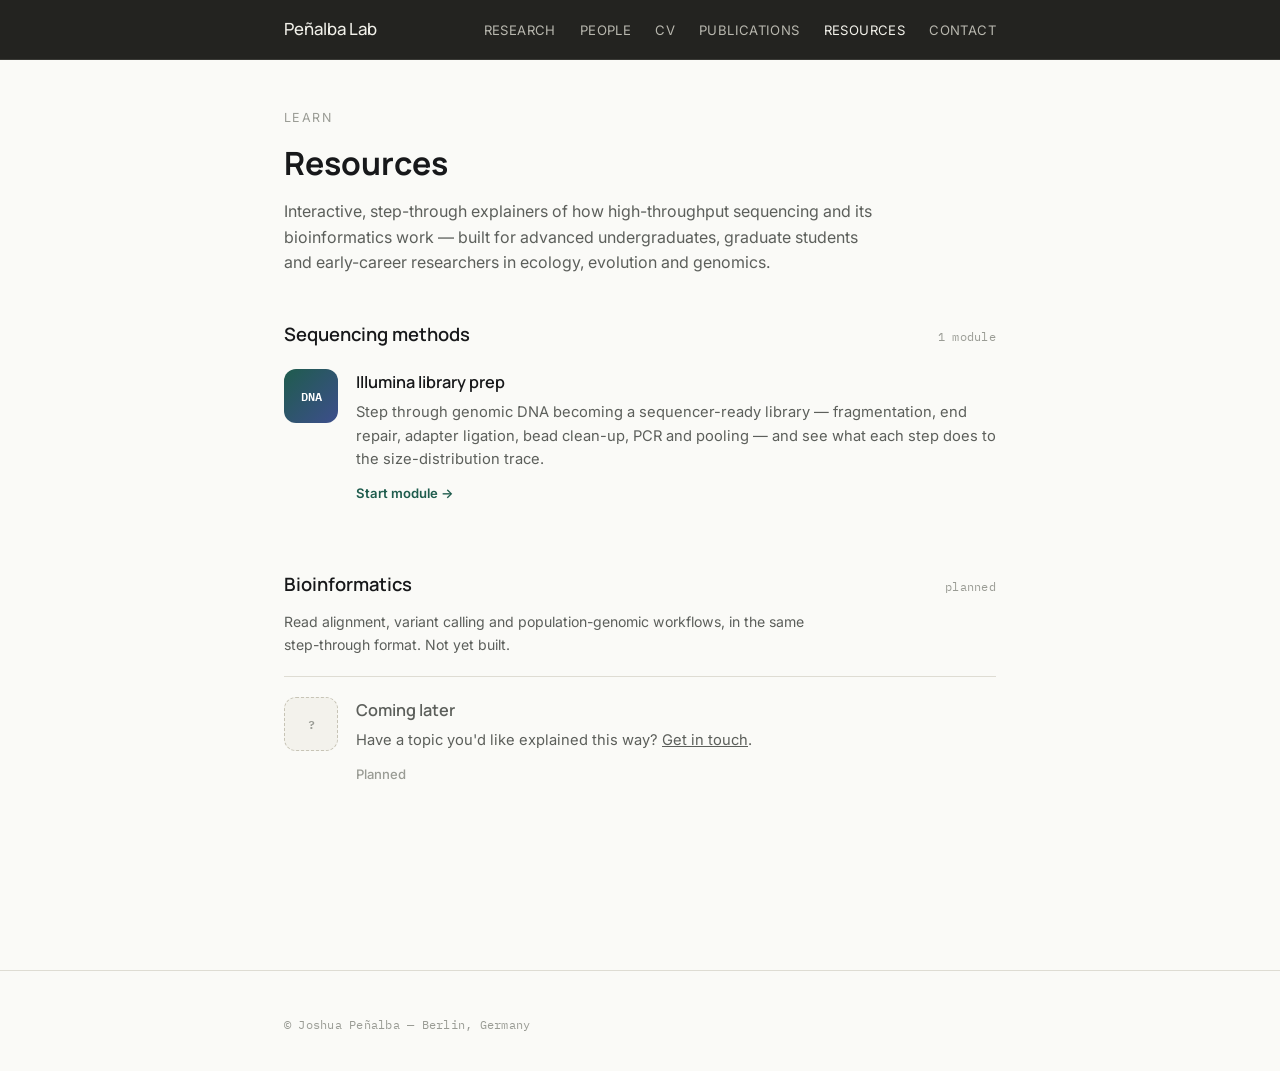
<file: learn/index.html>
<!DOCTYPE html>
<html lang="en">
<head>
<meta charset="UTF-8">
<meta name="viewport" content="width=device-width, initial-scale=1.0">
<title>Resources — Dr. Joshua Peñalba</title>
<link rel="preconnect" href="https://fonts.googleapis.com">
<link rel="preconnect" href="https://fonts.gstatic.com" crossorigin>
<link href="https://fonts.googleapis.com/css2?family=Manrope:wght@400;500;600;700&family=Inter:wght@400;500;600&family=IBM+Plex+Mono:wght@400;500&display=swap" rel="stylesheet">
<style>
  :root{
    --bg: #FAFAF7;
    --bg-raised: #F3F2EC;
    --ink: #17181A;
    --ink-soft: #5C5F5B;
    --ink-faint: #9A9C95;
    --accent: #1F5C4D;
    --accent-2: #3D4E8C;
    --line: #DEDCD3;
    --line-strong: #C7C4B6;
    --max: 760px;
    --dark-bg: #232320;
    --dark-line: #3A3A36;
    --dark-ink-soft: #B8B7AE;
  }
  *{ box-sizing: border-box; }
  html{ scroll-behavior: smooth; }
  body{
    margin:0; background: var(--bg); color: var(--ink);
    font-family: 'Inter', -apple-system, sans-serif;
    font-size: 16px; line-height: 1.6; -webkit-font-smoothing: antialiased;
  }
  a{ color: inherit; }
  .mono{ font-family: 'IBM Plex Mono', monospace; letter-spacing: 0.02em; }
  .wrap{ max-width: var(--max); margin: 0 auto; padding: 0 24px; }

  /* ---------- nav (same compact dark header as cv.html / publications.html) ---------- */
  header{
    background: var(--dark-bg); color: #F2F1EA;
    border-bottom: 1px solid var(--dark-line);
    position: sticky; top:0; z-index:50;
  }
  .nav-row{ display:flex; align-items:center; justify-content: space-between; padding: 16px 24px; max-width: var(--max); margin: 0 auto; }
  .nav-mark{ font-family:'Manrope', sans-serif; font-weight:500; font-size: 1.05rem; color:#F2F1EA; text-decoration:none; }
  nav ul{ list-style:none; display:flex; gap: 24px; margin:0; padding:0; }
  nav a{ text-decoration:none; font-size: 0.82rem; color: var(--dark-ink-soft); letter-spacing: 0.03em; text-transform: uppercase; position:relative; }
  nav a.current{ color:#F2F1EA; }
  nav a::after{
    content:''; position:absolute; left:0; right:0; bottom:-4px; height:2px;
    background: linear-gradient(90deg, var(--accent), var(--accent-2));
    transform: scaleX(0); transform-origin: left; transition: transform .25s ease;
  }
  nav a:hover::after, nav a:focus-visible::after{ transform: scaleX(1); }
  .menu-btn{ display:none; background:none; border:1px solid var(--dark-line); border-radius:6px; padding:8px 10px; cursor:pointer; }
  @media (max-width: 640px){
    .nav-row{ position: relative; }
    .menu-btn{ display:block; }
    nav.site-nav{
      display:none; position: absolute; top: 100%; left: 0; right: 0; z-index: 5;
      background: var(--dark-bg); border-bottom: 1px solid var(--dark-line);
    }
    nav.site-nav.open{ display:block; }
    nav.site-nav ul{ flex-direction: column; gap:0; padding: 8px 24px 16px; }
    nav.site-nav li{ padding: 10px 0; border-top: 1px solid var(--dark-line); }
    nav.site-nav li:first-child{ border-top:none; }
  }

  main{ padding: 48px 0 80px; }
  .eyebrow{ font-size: 0.78rem; color: var(--ink-faint); text-transform: uppercase; letter-spacing: 0.12em; margin: 0 0 10px; }
  h1{ font-family:'Manrope', sans-serif; font-size: 2rem; font-weight:700; margin: 0 0 10px; }
  .page-lede{ color: var(--ink-soft); max-width: 60ch; margin: 0 0 44px; }

  .section-head{ display:flex; align-items:baseline; justify-content:space-between; margin-bottom: 20px; }
  .section-head h2{ font-family:'Manrope', sans-serif; font-weight:600; font-size: 1.15rem; margin:0; }
  .section-count{ font-size: 0.78rem; color: var(--ink-faint); }
  .category{ margin-bottom: 44px; }
  .category-note{ font-size: 0.88rem; color: var(--ink-soft); margin: -8px 0 20px; max-width: 58ch; }

  .resource-card{
    display:grid; grid-template-columns: 54px 1fr; gap: 18px;
    padding: 20px 0; border-top: 1px solid var(--line); align-items:start;
    text-decoration:none; color: inherit;
  }
  .category > .resource-card:first-of-type{ border-top:none; padding-top:0; }
  .resource-badge{
    width: 54px; height: 54px; border-radius: 12px; flex-shrink:0;
    background: linear-gradient(135deg, var(--accent), var(--accent-2));
    display:flex; align-items:center; justify-content:center;
    color:#fff; font-family:'IBM Plex Mono', monospace; font-size: 0.72rem; font-weight:600; text-align:center;
  }
  .resource-card h3{ font-family:'Manrope', sans-serif; font-size: 1.02rem; font-weight:600; margin: 0 0 6px; }
  .resource-card p{ font-size: 0.92rem; color: var(--ink-soft); margin: 0 0 8px; }
  .resource-go{ font-size: 0.82rem; color: var(--accent); font-weight:600; }
  .resource-card:hover .resource-go{ color: var(--accent-2); }
  .resource-card:hover h3{ color: var(--accent); }

  .resource-card.is-planned{ cursor: default; }
  .resource-card.is-planned .resource-badge{ background: var(--bg-raised); border: 1px dashed var(--line-strong); color: var(--ink-faint); }
  .resource-card.is-planned h3{ color: var(--ink-soft); }
  .resource-card.is-planned:hover h3{ color: var(--ink-soft); }
  .resource-card.is-planned .resource-go{ color: var(--ink-faint); font-weight:500; }

  @media (max-width: 560px){
    .resource-card{ grid-template-columns: 1fr; }
    .resource-badge{ width: 44px; height: 44px; }
  }

  .foot-note{ margin-top: 20px; font-size: 0.76rem; color: var(--ink-faint); }
  footer{ border-top: 1px solid var(--line); margin-top: 40px; }
  footer .wrap{ padding: 24px; }

  @media (prefers-reduced-motion: reduce){ *{ transition:none !important; scroll-behavior:auto !important; } }
</style>
</head>
<body>

<header id="siteHeader">
  <div class="nav-row">
    <a class="nav-mark" href="../index.html">Peñalba Lab</a>
    <nav class="site-nav" id="siteNav">
      <ul>
        <li><a href="../index.html#research">Research</a></li>
        <li><a href="../index.html#people">People</a></li>
        <li><a href="../cv.html">CV</a></li>
        <li><a href="../publications.html">Publications</a></li>
        <li><a href="#" class="current">Resources</a></li>
        <li><a href="../index.html#site-footer">Contact</a></li>
      </ul>
    </nav>
    <button class="menu-btn" aria-label="Toggle menu" aria-expanded="false" id="menuBtn">
      <svg width="18" height="18" viewBox="0 0 18 18" fill="none"><path d="M2 4.5H16M2 9H16M2 13.5H16" stroke="#F2F1EA" stroke-width="1.4" stroke-linecap="round"/></svg>
    </button>
  </div>
</header>

<main>
  <div class="wrap">
    <p class="eyebrow">Learn</p>
    <h1>Resources</h1>
    <p class="page-lede">Interactive, step-through explainers of how high-throughput sequencing and its bioinformatics work — built for advanced undergraduates, graduate students and early-career researchers in ecology, evolution and genomics.</p>

    <div class="category">
      <div class="section-head">
        <h2>Sequencing methods</h2>
        <span class="section-count mono">1 module</span>
      </div>
      <a class="resource-card" href="illumina-library-prep/index.html">
        <div class="resource-badge">DNA</div>
        <div>
          <h3>Illumina library prep</h3>
          <p>Step through genomic DNA becoming a sequencer-ready library — fragmentation, end repair, adapter ligation, bead clean-up, PCR and pooling — and see what each step does to the size-distribution trace.</p>
          <span class="resource-go">Start module →</span>
        </div>
      </a>
    </div>

    <div class="category">
      <div class="section-head">
        <h2>Bioinformatics</h2>
        <span class="section-count mono">planned</span>
      </div>
      <p class="category-note">Read alignment, variant calling and population-genomic workflows, in the same step-through format. Not yet built.</p>
      <div class="resource-card is-planned">
        <div class="resource-badge">?</div>
        <div>
          <h3>Coming later</h3>
          <p>Have a topic you'd like explained this way? <a href="../index.html#site-footer">Get in touch</a>.</p>
          <span class="resource-go">Planned</span>
        </div>
      </div>
    </div>
  </div>
</main>

<footer>
  <div class="wrap">
    <p class="foot-note mono">© Joshua Peñalba — Berlin, Germany</p>
  </div>
</footer>

<script>
  const btn = document.getElementById('menuBtn');
  const nav = document.getElementById('siteNav');
  btn.addEventListener('click', () => {
    const open = nav.classList.toggle('open');
    btn.setAttribute('aria-expanded', open);
  });
</script>
</body>
</html>
</file>
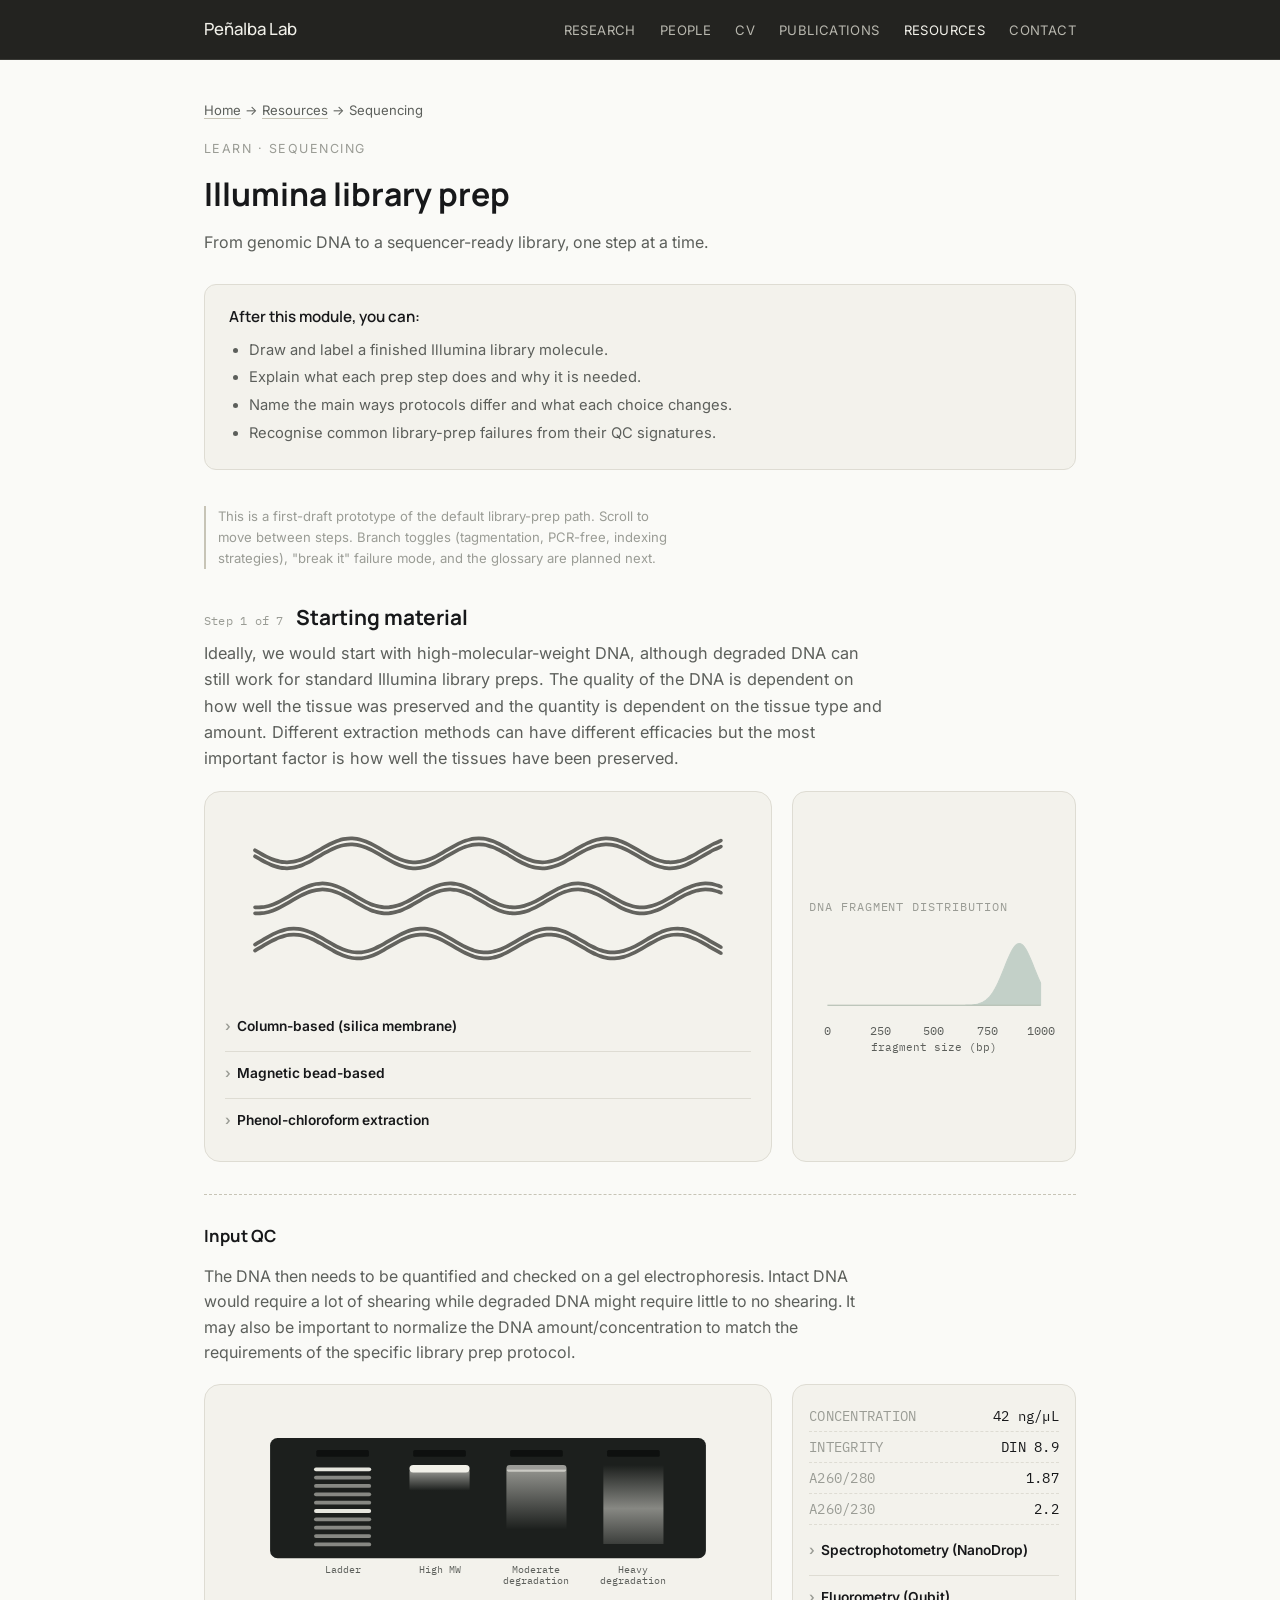
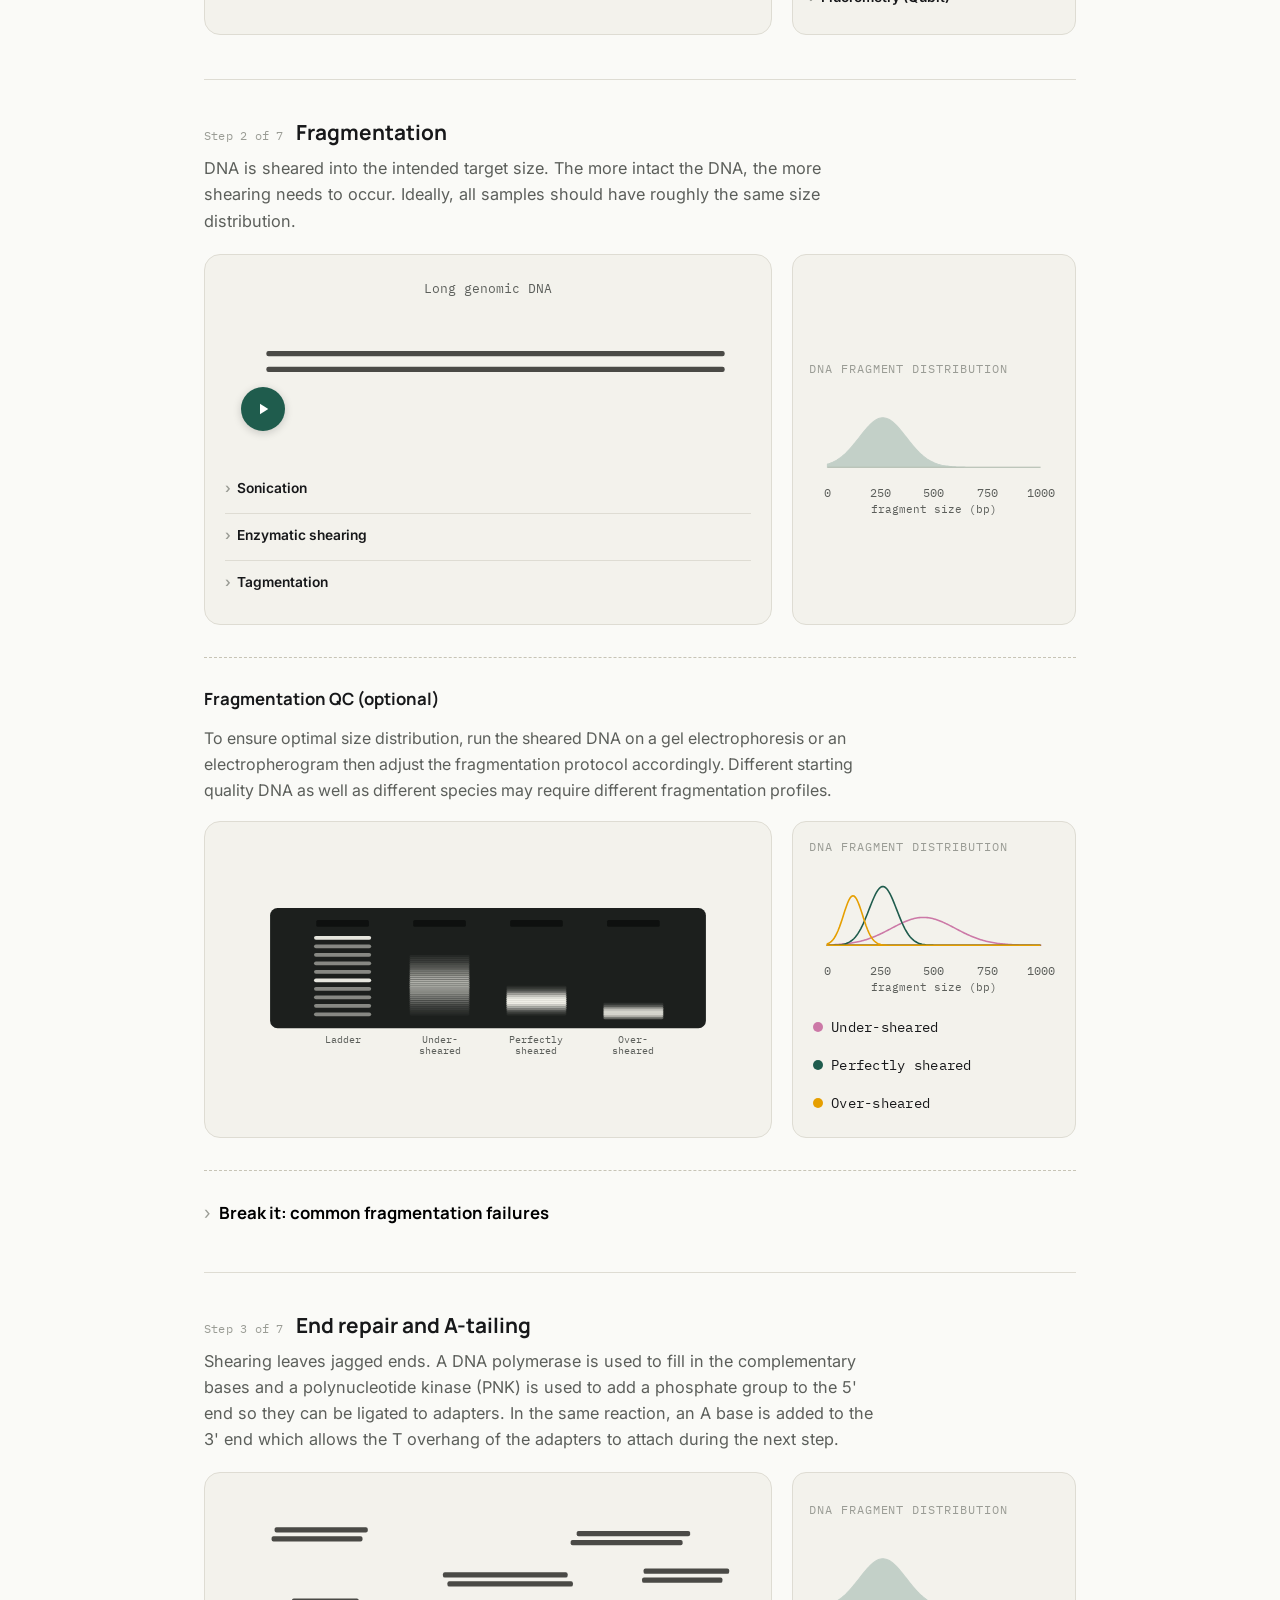
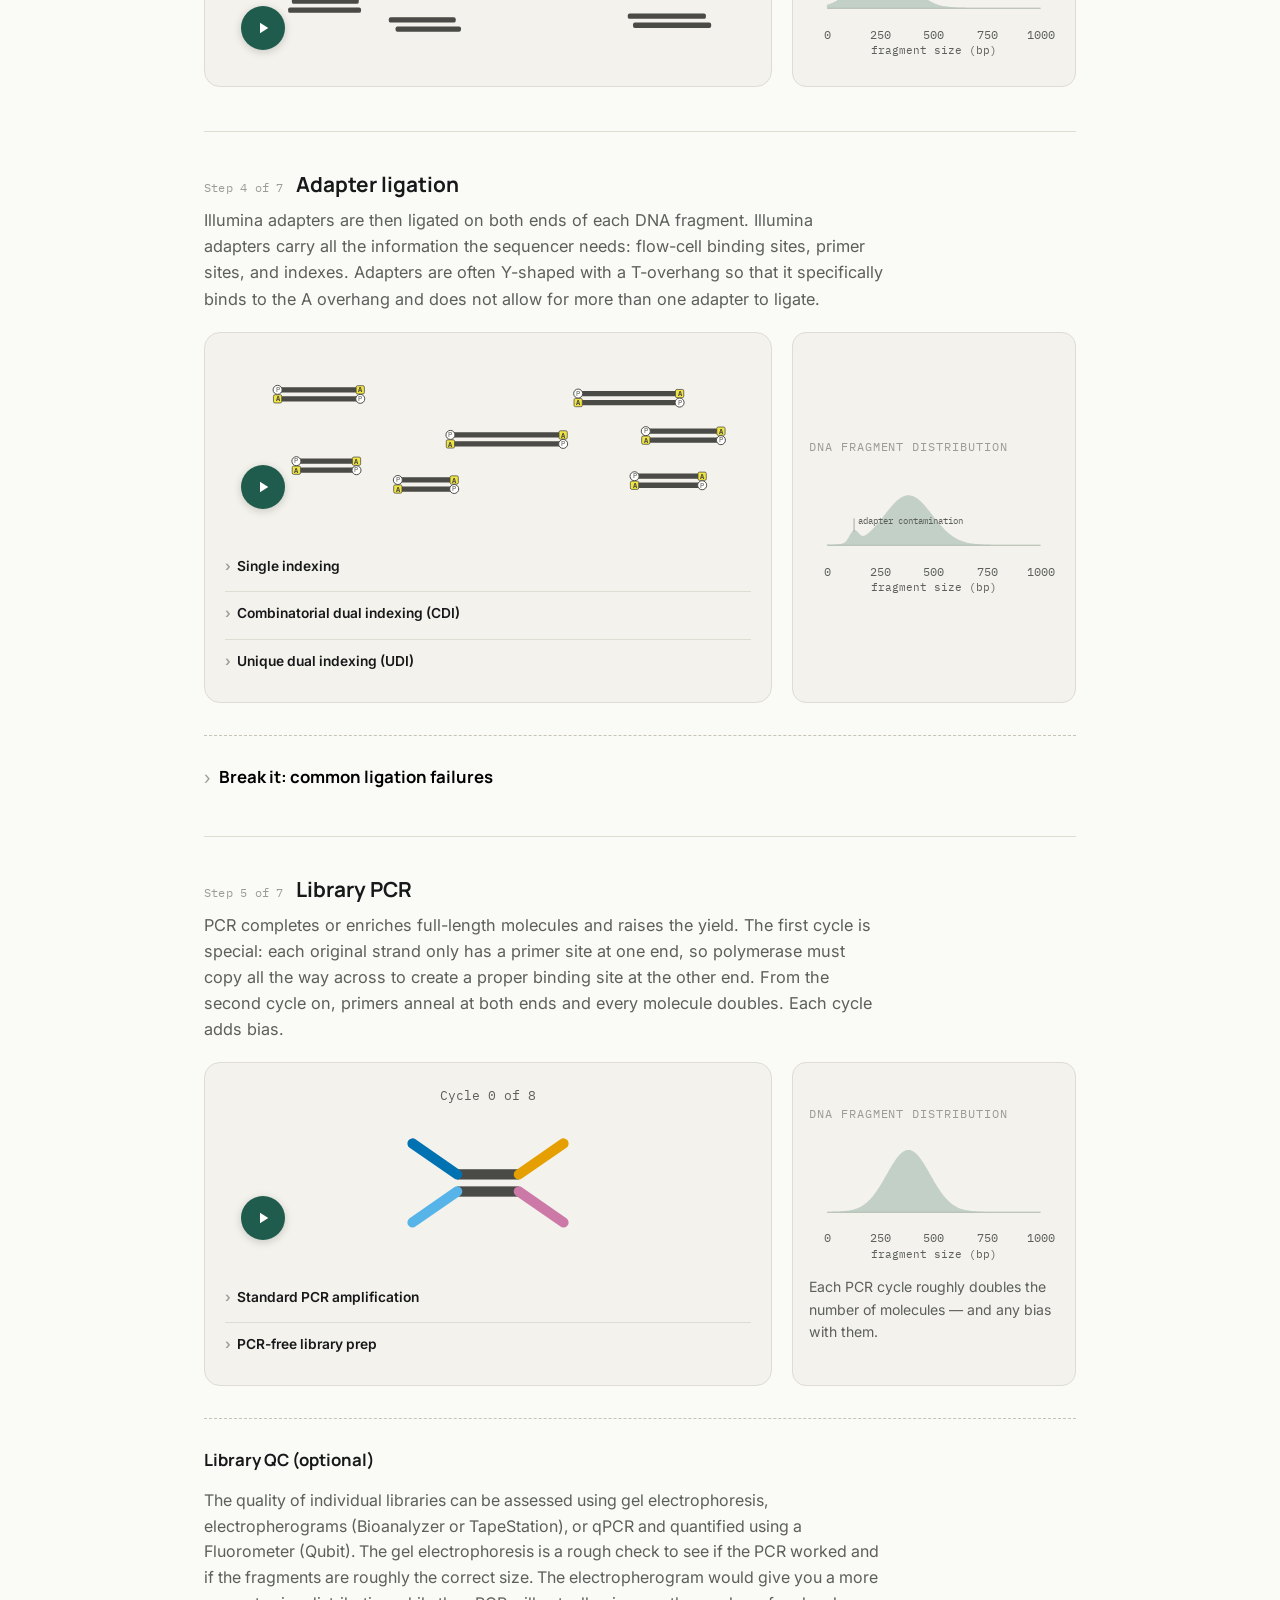
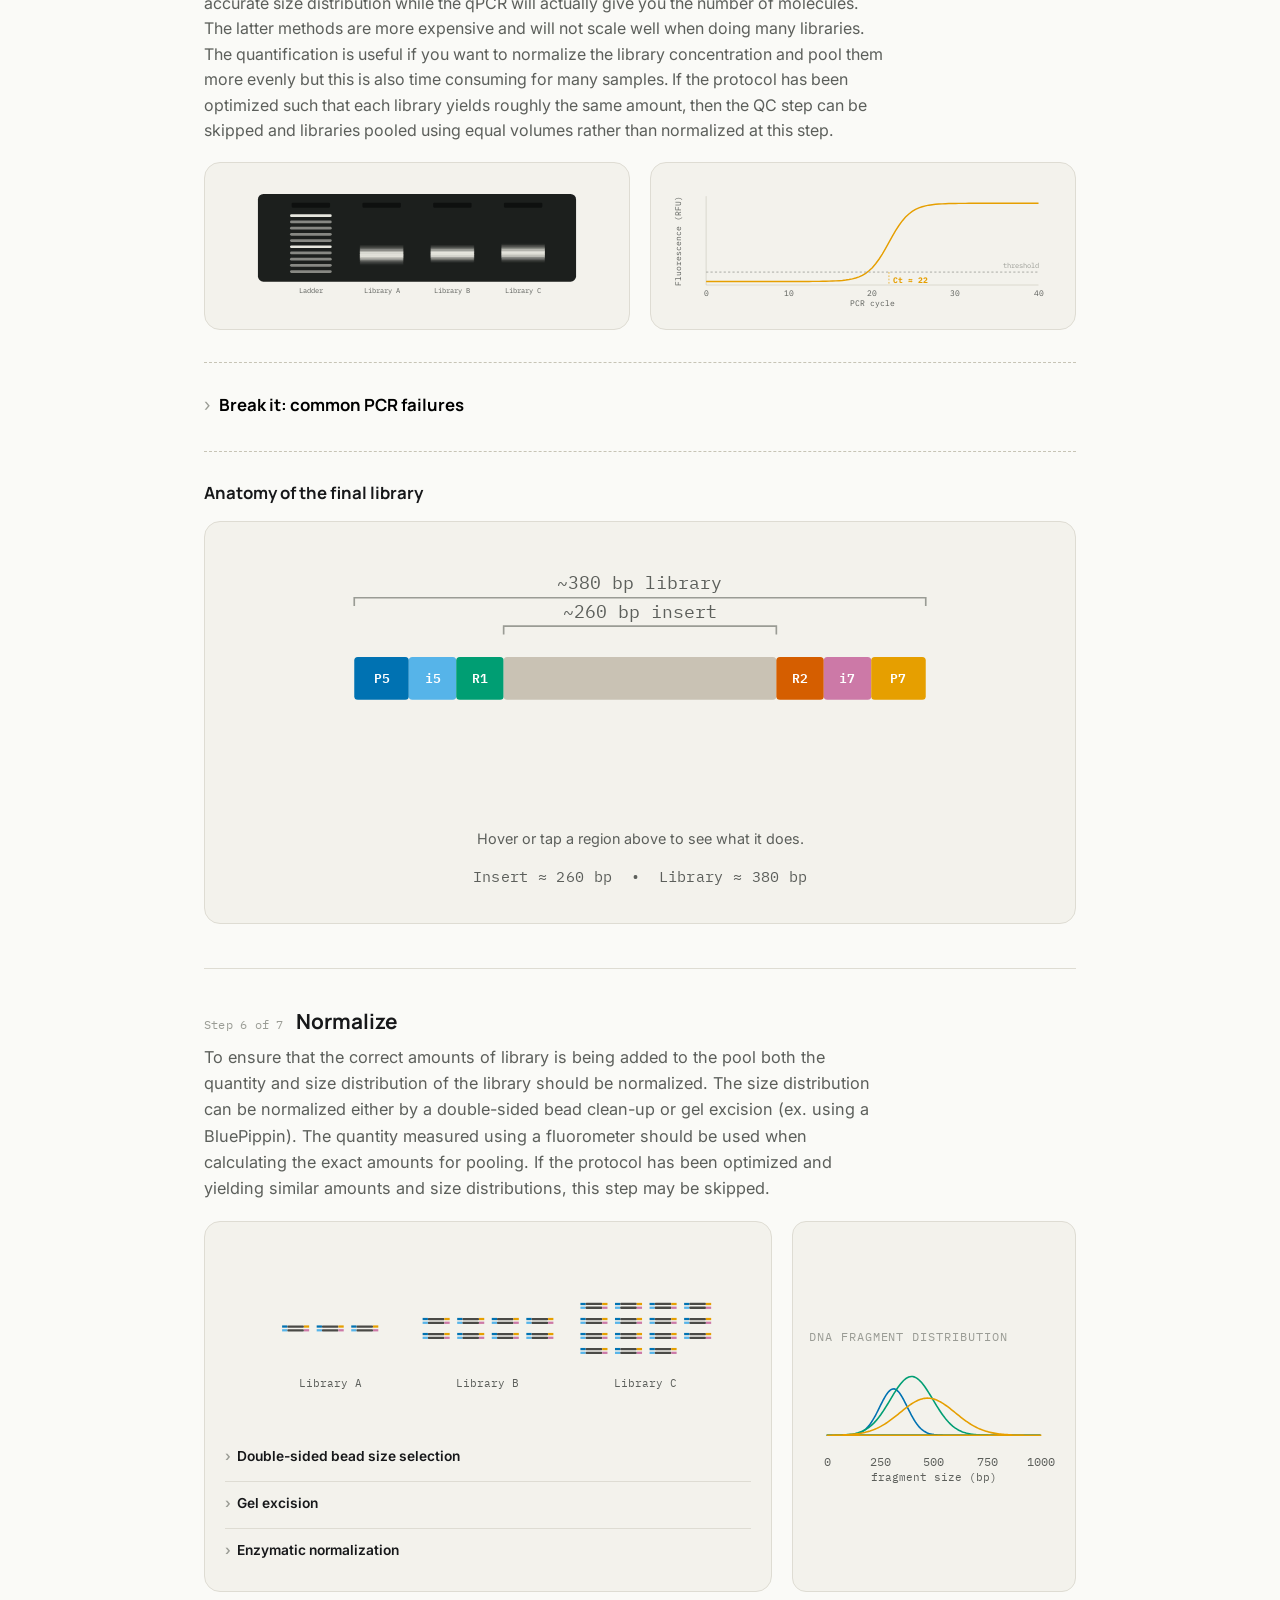
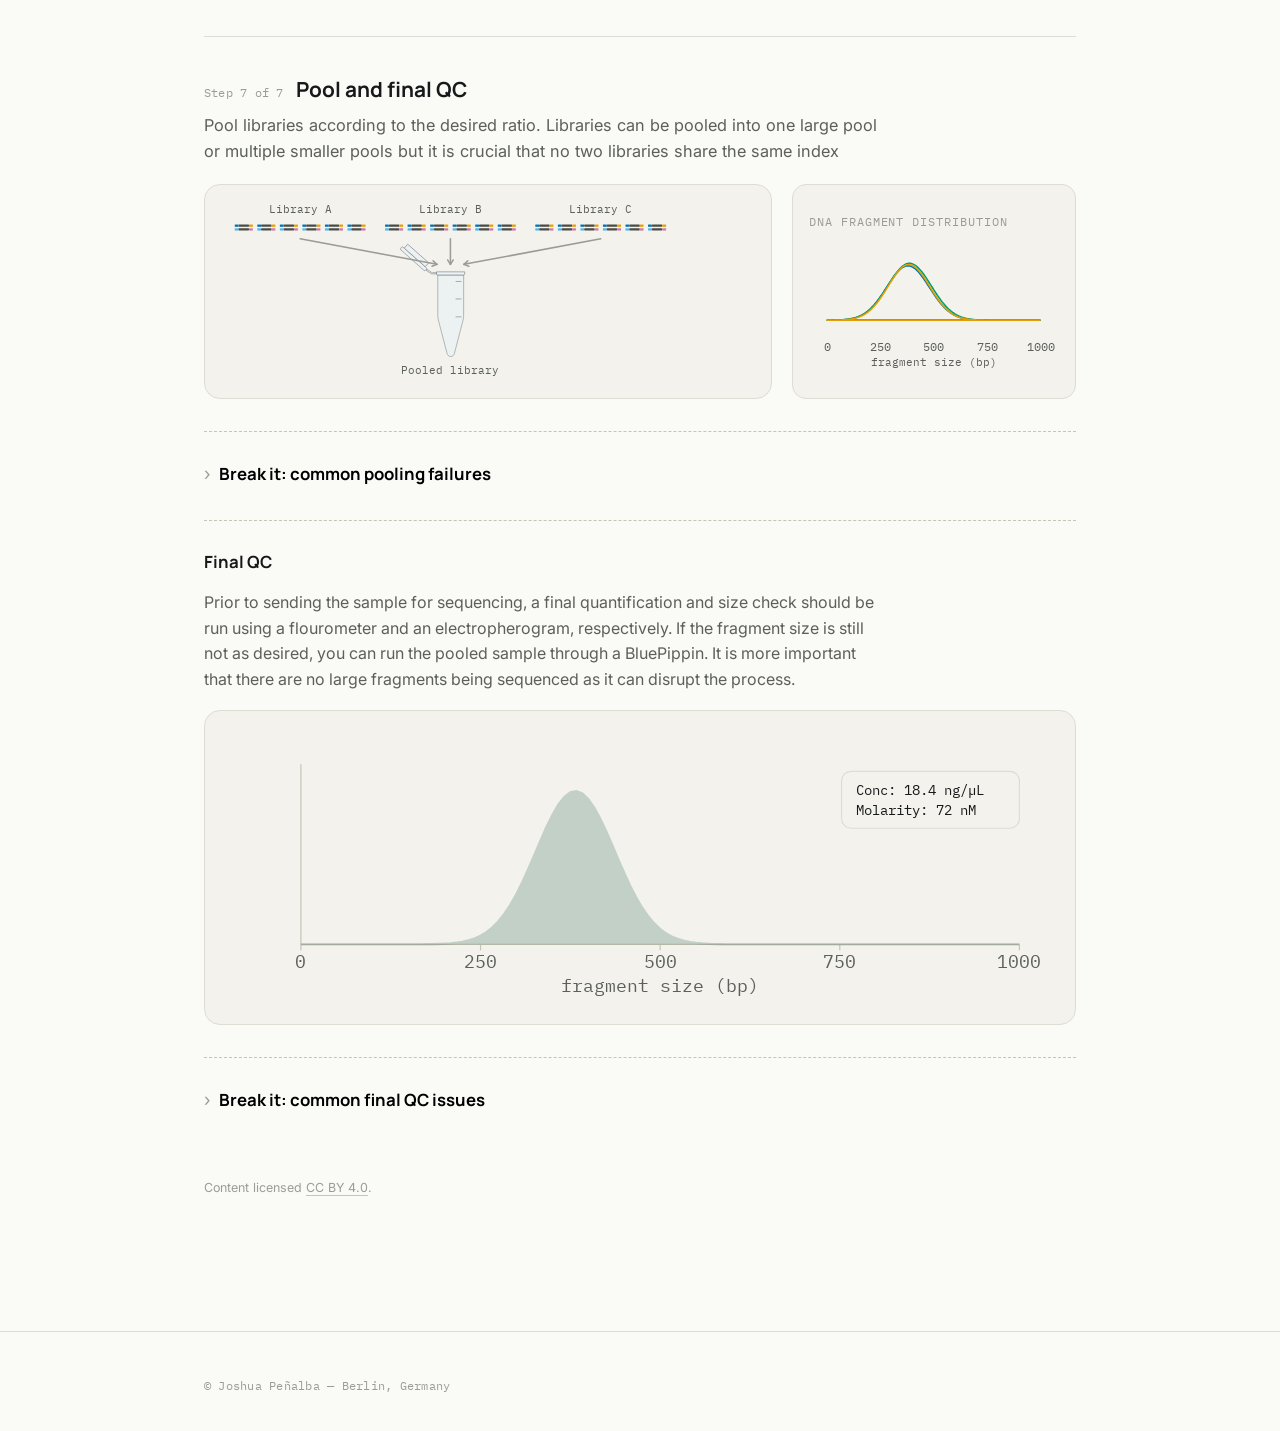
<file: learn/illumina-library-prep/index.html>
<!DOCTYPE html>
<html lang="en">
<head>
<meta charset="UTF-8">
<meta name="viewport" content="width=device-width, initial-scale=1.0">
<title>Illumina library prep — Learn — Dr. Joshua Peñalba</title>
<link rel="preconnect" href="https://fonts.googleapis.com">
<link rel="preconnect" href="https://fonts.gstatic.com" crossorigin>
<link href="https://fonts.googleapis.com/css2?family=Manrope:wght@400;500;600;700&family=Inter:wght@400;500;600&family=IBM+Plex+Mono:wght@400;500&display=swap" rel="stylesheet">
<link rel="stylesheet" href="../shared/palette.css">
<style>
  :root{
    --bg: #FAFAF7;
    --bg-raised: #F3F2EC;
    --ink: #17181A;
    --ink-soft: #5C5F5B;
    --ink-faint: #9A9C95;
    --accent: #1F5C4D;
    --accent-2: #3D4E8C;
    --line: #DEDCD3;
    --line-strong: #C7C4B6;
    --max: 920px;
    --dark-bg: #232320;
    --dark-line: #3A3A36;
    --dark-ink-soft: #B8B7AE;
  }
  *{ box-sizing: border-box; }
  html{ scroll-behavior: smooth; }
  body{
    margin:0; background: var(--bg); color: var(--ink);
    font-family: 'Inter', -apple-system, sans-serif;
    font-size: 16px; line-height: 1.6; -webkit-font-smoothing: antialiased;
  }
  a{ color: inherit; }
  .mono{ font-family: 'IBM Plex Mono', monospace; letter-spacing: 0.02em; }
  .wrap{ max-width: var(--max); margin: 0 auto; padding: 0 24px; }

  /* ---------- nav (same compact dark header as cv.html / publications.html) ---------- */
  header{
    background: var(--dark-bg); color: #F2F1EA;
    border-bottom: 1px solid var(--dark-line);
    position: sticky; top:0; z-index:50;
  }
  .nav-row{ display:flex; align-items:center; justify-content: space-between; padding: 16px 24px; max-width: var(--max); margin: 0 auto; }
  .nav-mark{ font-family:'Manrope', sans-serif; font-weight:500; font-size: 1.05rem; color:#F2F1EA; text-decoration:none; }
  nav ul{ list-style:none; display:flex; gap: 24px; margin:0; padding:0; }
  nav a{ text-decoration:none; font-size: 0.82rem; color: var(--dark-ink-soft); letter-spacing: 0.03em; text-transform: uppercase; position:relative; }
  nav a.current{ color:#F2F1EA; }
  nav a::after{
    content:''; position:absolute; left:0; right:0; bottom:-4px; height:2px;
    background: linear-gradient(90deg, var(--accent), var(--accent-2));
    transform: scaleX(0); transform-origin: left; transition: transform .25s ease;
  }
  nav a:hover::after, nav a:focus-visible::after{ transform: scaleX(1); }
  .menu-btn{ display:none; background:none; border:1px solid var(--dark-line); border-radius:6px; padding:8px 10px; cursor:pointer; }
  @media (max-width: 640px){
    .nav-row{ position: relative; }
    .menu-btn{ display:block; }
    nav.site-nav{
      display:none; position: absolute; top: 100%; left: 0; right: 0; z-index: 5;
      background: var(--dark-bg); border-bottom: 1px solid var(--dark-line);
    }
    nav.site-nav.open{ display:block; }
    nav.site-nav ul{ flex-direction: column; gap:0; padding: 8px 24px 16px; }
    nav.site-nav li{ padding: 10px 0; border-top: 1px solid var(--dark-line); }
    nav.site-nav li:first-child{ border-top:none; }
  }

  main{ padding: 40px 0 80px; }
  .eyebrow{ font-size: 0.78rem; color: var(--ink-faint); text-transform: uppercase; letter-spacing: 0.12em; margin: 0 0 10px; }
  .crumb{ font-size: 0.82rem; color: var(--ink-soft); margin: 0 0 18px; }
  .crumb a{ text-decoration:none; border-bottom:1px solid var(--line-strong); }
  .crumb a:hover{ color: var(--accent); border-color: var(--accent); }
  h1{ font-family:'Manrope', sans-serif; font-size: 2rem; font-weight:700; margin: 0 0 10px; }
  .module-subtitle{ color: var(--ink-soft); max-width: 60ch; margin: 0 0 28px; }

  .objectives{ background: var(--bg-raised); border: 1px solid var(--line); border-radius: 12px; padding: 20px 24px; margin-bottom: 36px; }
  .objectives h2{ font-family:'Manrope', sans-serif; font-size: 0.95rem; font-weight:600; margin: 0 0 10px; }
  .objectives ul{ margin: 0; padding-left: 20px; }
  .objectives li{ margin-bottom: 4px; font-size: 0.92rem; color: var(--ink-soft); }

  .scope-note{ font-size: 0.82rem; color: var(--ink-faint); border-left: 2px solid var(--line-strong); padding-left: 12px; margin: 0 0 32px; max-width: 60ch; }

  /* ---------- steps: one big section per step, scroll to move between them ---------- */
  #stepsContainer{ display:flex; flex-direction:column; }
  .step{
    padding: 36px 0 44px; border-top: 1px solid var(--line);
    opacity: 0; transform: translateY(18px);
  }
  .step:first-child{ border-top:none; padding-top:0; }
  .step.is-visible{ opacity: 1; transform: none; }
  @media (prefers-reduced-motion: reduce){ .step{ opacity:1; transform:none; } }

  .step-head{ display:flex; align-items:baseline; gap: 12px; margin-bottom: 6px; flex-wrap:wrap; }
  .step-eyebrow{ font-size: 0.74rem; color: var(--ink-faint); }
  .step-head h2{ font-family:'Manrope', sans-serif; font-size: 1.3rem; font-weight:700; margin:0; }
  .step-caption{ color: var(--ink-soft); max-width: 68ch; margin: 0 0 20px; font-size: 1.02rem; }

  .step-visual{ display:grid; grid-template-columns: 2fr 1fr; gap: 20px; align-items:stretch; }
  @media (max-width: 760px){ .step-visual{ grid-template-columns: 1fr; } }

  .stage-card{
    position: relative;
    background: var(--bg-raised); border: 1px solid var(--line); border-radius: 16px;
    padding: 20px; overflow: hidden; display:flex; flex-direction:column; justify-content:center;
  }
  /* Positions the PCR play button in a corner of the SVG itself, not of the
     whole card -- so it stays pinned to the stage even when a methods
     accordion is appended below the SVG inside the same card. */
  .stage-svg-wrap{ position: relative; }
  .step-stage{ width: 100%; height: auto; display:block; }
  .region-info{ min-height: 1.5em; font-size: 0.9rem; color: var(--ink-soft); margin: 12px 2px 0; text-align:center; }
  .stage-methods{ width:100%; margin-top: 16px; }
  .dna-region-hit{ cursor: pointer; }
  .dna-region-hit:focus-visible{ outline: 2px solid var(--accent); outline-offset: 2px; }

  .data-panel{
    background: var(--bg-raised); border: 1px solid var(--line); border-radius: 14px;
    padding: 16px; display:flex; flex-direction:column; gap: 14px; justify-content:center;
  }
  .data-panel-title{ font-size: 0.74rem; color: var(--ink-faint); text-transform: uppercase; letter-spacing: 0.08em; margin: 0 0 -6px; }
  .step-trace{ width:100%; height:auto; display:block; }
  .step-widgets:empty{ display:none; }
  .qc-row{ display:flex; justify-content: space-between; padding: 4px 0; border-bottom: 1px dashed var(--line); font-size: 0.86rem; }
  .qc-row:last-child{ border-bottom:none; }
  .qc-key{ color: var(--ink-faint); }
  .pool-swatch{ display:inline-block; width:10px; height:10px; border-radius:50%; margin-right:8px; vertical-align:middle; }
  .fragqc-legend{ display:flex; flex-direction:column; gap:2px; }
  .fragqc-legend-row{
    display:flex; align-items:center; gap:0; padding:7px 4px; margin:0; width:100%;
    background:none; border:none; border-radius:6px; cursor:pointer; text-align:left;
    font: inherit; font-size: 0.86rem; color: var(--ink);
  }
  .fragqc-legend-row:hover, .fragqc-legend-row:focus-visible{ background: var(--bg); color: var(--accent); }
  .fragqc-legend-row:focus-visible{ outline: 2px solid var(--accent); outline-offset: -2px; }
  .size-marker-widget{ font-size: 0.92rem; color: var(--ink-soft); align-self:center; }
  .pcr-widget{ font-size: 0.88rem; color: var(--ink-soft); align-self:center; }
  .stage-play-btn{
    position: absolute; left: 16px; bottom: 16px; z-index: 2;
    width: 44px; height: 44px; border-radius: 50%; padding: 0;
    border: none; background: var(--accent); color: #fff; cursor: pointer;
    display: flex; align-items: center; justify-content: center;
    box-shadow: 0 2px 8px rgba(0,0,0,0.18);
  }
  .stage-play-btn:hover, .stage-play-btn:focus-visible{ filter: brightness(1.12); outline: none; }
  .stage-play-btn svg{ width: 18px; height: 18px; display: block; }

  .method-accordion{ display:flex; flex-direction:column; gap: 4px; margin-top: 4px; }
  .method-item{ border-top: 1px solid var(--line); }
  .method-item:first-child{ border-top:none; }
  .method-toggle{
    width:100%; display:flex; align-items:center; gap: 6px; text-align:left;
    background:none; border:none; padding: 10px 0; margin:0; cursor:pointer;
    font: inherit; font-size: 0.86rem; color: var(--ink); font-weight:600;
  }
  .method-toggle:hover{ color: var(--accent); }
  .method-chevron{ display:inline-block; transition: transform .2s ease; color: var(--ink-faint); }
  .method-toggle.is-open .method-chevron{ transform: rotate(90deg); color: var(--accent); }
  .method-panel{ padding: 0 0 14px; }
  .method-illus{ width:100%; max-width: 200px; height:auto; display:block; margin: 2px auto 8px; }
  .method-summary{ font-size: 0.86rem; font-weight:600; margin: 0 0 6px; }
  .method-detail{ font-size: 0.84rem; color: var(--ink-soft); margin:0; }

  /* ---------- "Break it" mode ---------- */
  .breakit-block{
    margin-top: 32px; padding-top: 28px; border-top: 1px dashed var(--line-strong);
  }
  .breakit-toggle{
    width:100%; display:flex; align-items:center; gap: 8px; text-align:left;
    background:none; border:none; padding:0; margin:0; cursor:pointer; font: inherit;
  }
  .breakit-toggle h3, .breakit-head h3{ font-family:'Manrope', sans-serif; font-size: 1.05rem; font-weight:700; margin: 0; }
  .breakit-head h3{ margin-bottom: 14px; }
  .breakit-toggle:hover h3{ color: var(--accent); }
  .breakit-chevron{ display:inline-block; transition: transform .2s ease; color: var(--ink-faint); font-size: 1.1rem; }
  .breakit-toggle.is-open .breakit-chevron{ transform: rotate(90deg); color: var(--accent); }
  .breakit-body{ margin-top: 16px; }
  .breakit-tabs{ display:flex; gap: 8px; flex-wrap:wrap; margin-bottom: 14px; }
  .breakit-tab{
    font: inherit; font-size: 0.82rem; font-weight:600; color: var(--ink-soft);
    background: var(--bg); border: 1px solid var(--line-strong); border-radius: 999px;
    padding: 7px 14px; cursor:pointer;
  }
  .breakit-tab:hover{ border-color: var(--accent); color: var(--accent); }
  .breakit-tab.is-active{ background: var(--accent); border-color: var(--accent); color: #fff; }
  .breakit-text{ color: var(--ink-soft); max-width: 68ch; margin: 0 0 18px; }
  .breakit-visual, .fragqc-visual{ display:grid; grid-template-columns: 2fr 1fr; gap: 20px; align-items:stretch; }
  .libqc-visual{ display:grid; grid-template-columns: 1fr 1fr; gap: 20px; align-items:stretch; margin-top: 4px; }
  @media (max-width: 760px){ .breakit-visual, .fragqc-visual, .libqc-visual{ grid-template-columns: 1fr; } }
  .final-anatomy-stage-card{ margin-top: 4px; }
  .fragqc-stage{ width:100%; height:auto; display:block; }
  .breakit-stage{ width:100%; height:auto; display:block; }
  .breakit-mitigation{ font-size: 0.86rem; color: var(--ink-soft); margin: 0; }
  .breakit-mitigation strong{ color: var(--ink); }

  .licence-note{ margin-top: 20px; font-size: 0.78rem; color: var(--ink-faint); }
  .licence-note a{ border-bottom: 1px solid var(--line-strong); text-decoration:none; }

  .foot-note{ margin-top: 20px; font-size: 0.76rem; color: var(--ink-faint); }
  footer{ border-top: 1px solid var(--line); margin-top: 40px; }
  footer .wrap{ padding: 24px; }

  @media (prefers-reduced-motion: reduce){ *{ transition:none !important; scroll-behavior:auto !important; } }
</style>
</head>
<body>

<header id="siteHeader">
  <div class="nav-row">
    <a class="nav-mark" href="../../index.html">Peñalba Lab</a>
    <nav class="site-nav" id="siteNav">
      <ul>
        <li><a href="../../index.html#research">Research</a></li>
        <li><a href="../../index.html#people">People</a></li>
        <li><a href="../../cv.html">CV</a></li>
        <li><a href="../../publications.html">Publications</a></li>
        <li><a href="../index.html" class="current">Resources</a></li>
        <li><a href="../../index.html#site-footer">Contact</a></li>
      </ul>
    </nav>
    <button class="menu-btn" aria-label="Toggle menu" aria-expanded="false" id="menuBtn">
      <svg width="18" height="18" viewBox="0 0 18 18" fill="none"><path d="M2 4.5H16M2 9H16M2 13.5H16" stroke="#F2F1EA" stroke-width="1.4" stroke-linecap="round"/></svg>
    </button>
  </div>
</header>

<main>
  <div class="wrap">
    <p class="crumb"><a href="../../index.html">Home</a> → <a href="../index.html">Resources</a> → Sequencing</p>
    <p class="eyebrow">Learn · Sequencing</p>
    <h1 id="moduleTitle">Loading…</h1>
    <p class="module-subtitle" id="moduleSubtitle"></p>

    <div class="objectives">
      <h2>After this module, you can:</h2>
      <ul id="objectivesList"></ul>
    </div>

    <p class="scope-note">This is a first-draft prototype of the default library-prep path. Scroll to move between steps. Branch toggles (tagmentation, PCR-free, indexing strategies), "break it" failure mode, and the glossary are planned next.</p>

    <div id="stepsContainer"></div>

    <p class="licence-note">Content licensed <a href="https://creativecommons.org/licenses/by/4.0/" target="_blank" rel="noopener">CC BY 4.0</a>.</p>
  </div>
</main>

<footer>
  <div class="wrap">
    <p class="foot-note mono">© Joshua Peñalba — Berlin, Germany</p>
  </div>
</footer>

<script src="../vendor/gsap-3.12.5.min.js"></script>
<script src="../shared/dna.js"></script>
<script src="module.js"></script>
<script>
  const btn = document.getElementById('menuBtn');
  const nav = document.getElementById('siteNav');
  btn.addEventListener('click', () => {
    const open = nav.classList.toggle('open');
    btn.setAttribute('aria-expanded', open);
  });
</script>
</body>
</html>
</file>
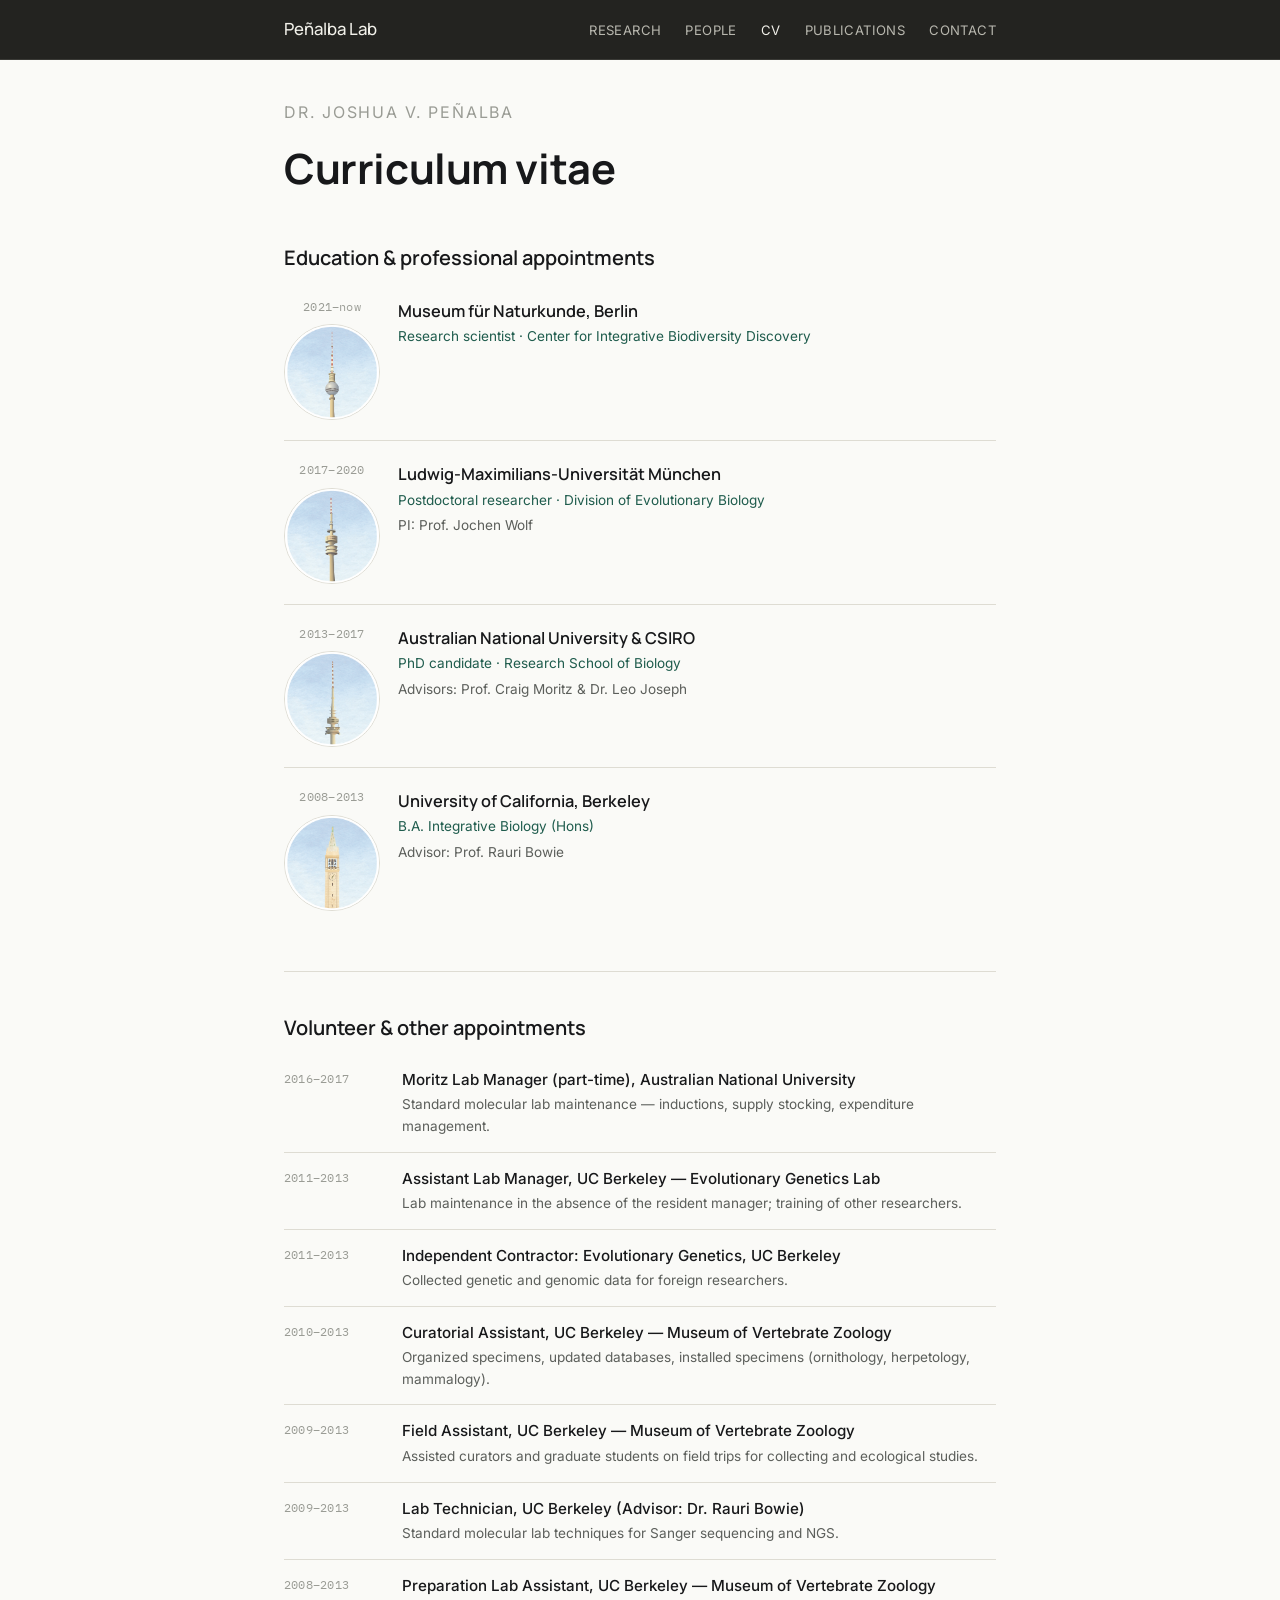
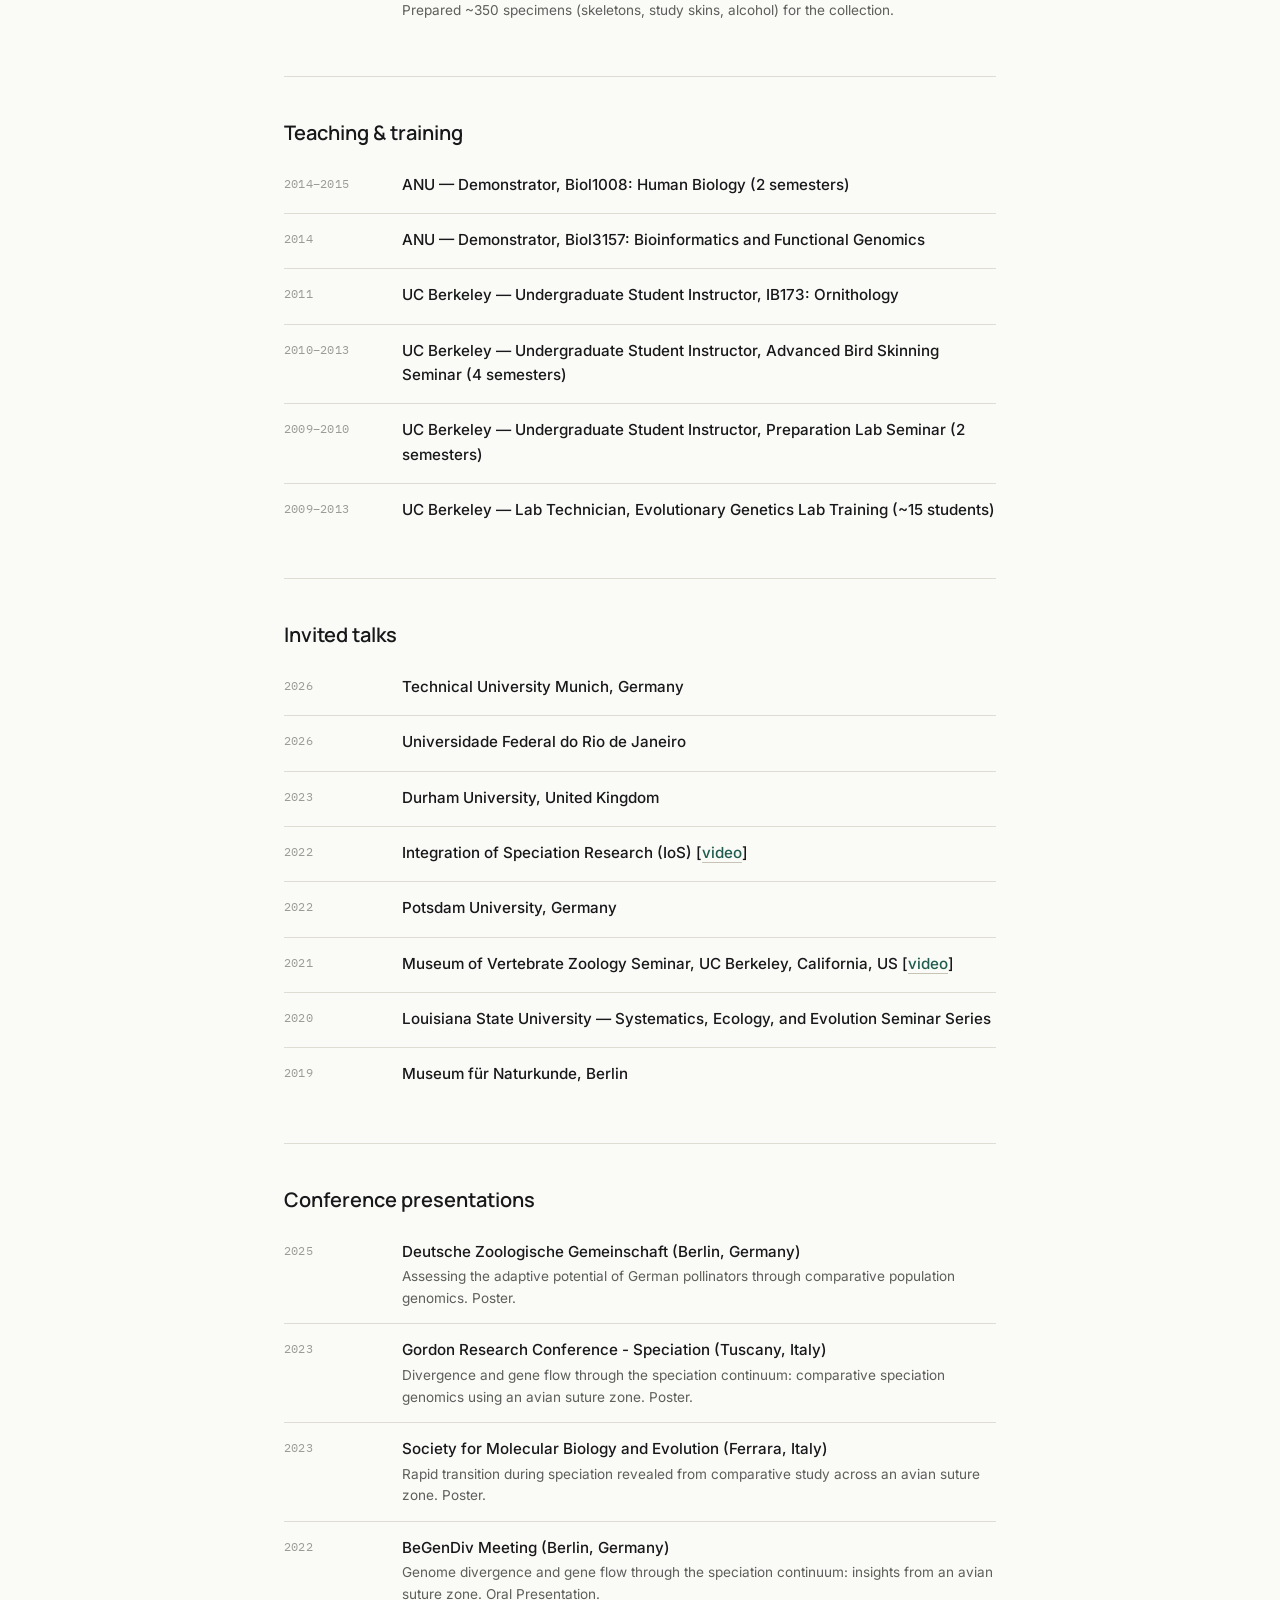
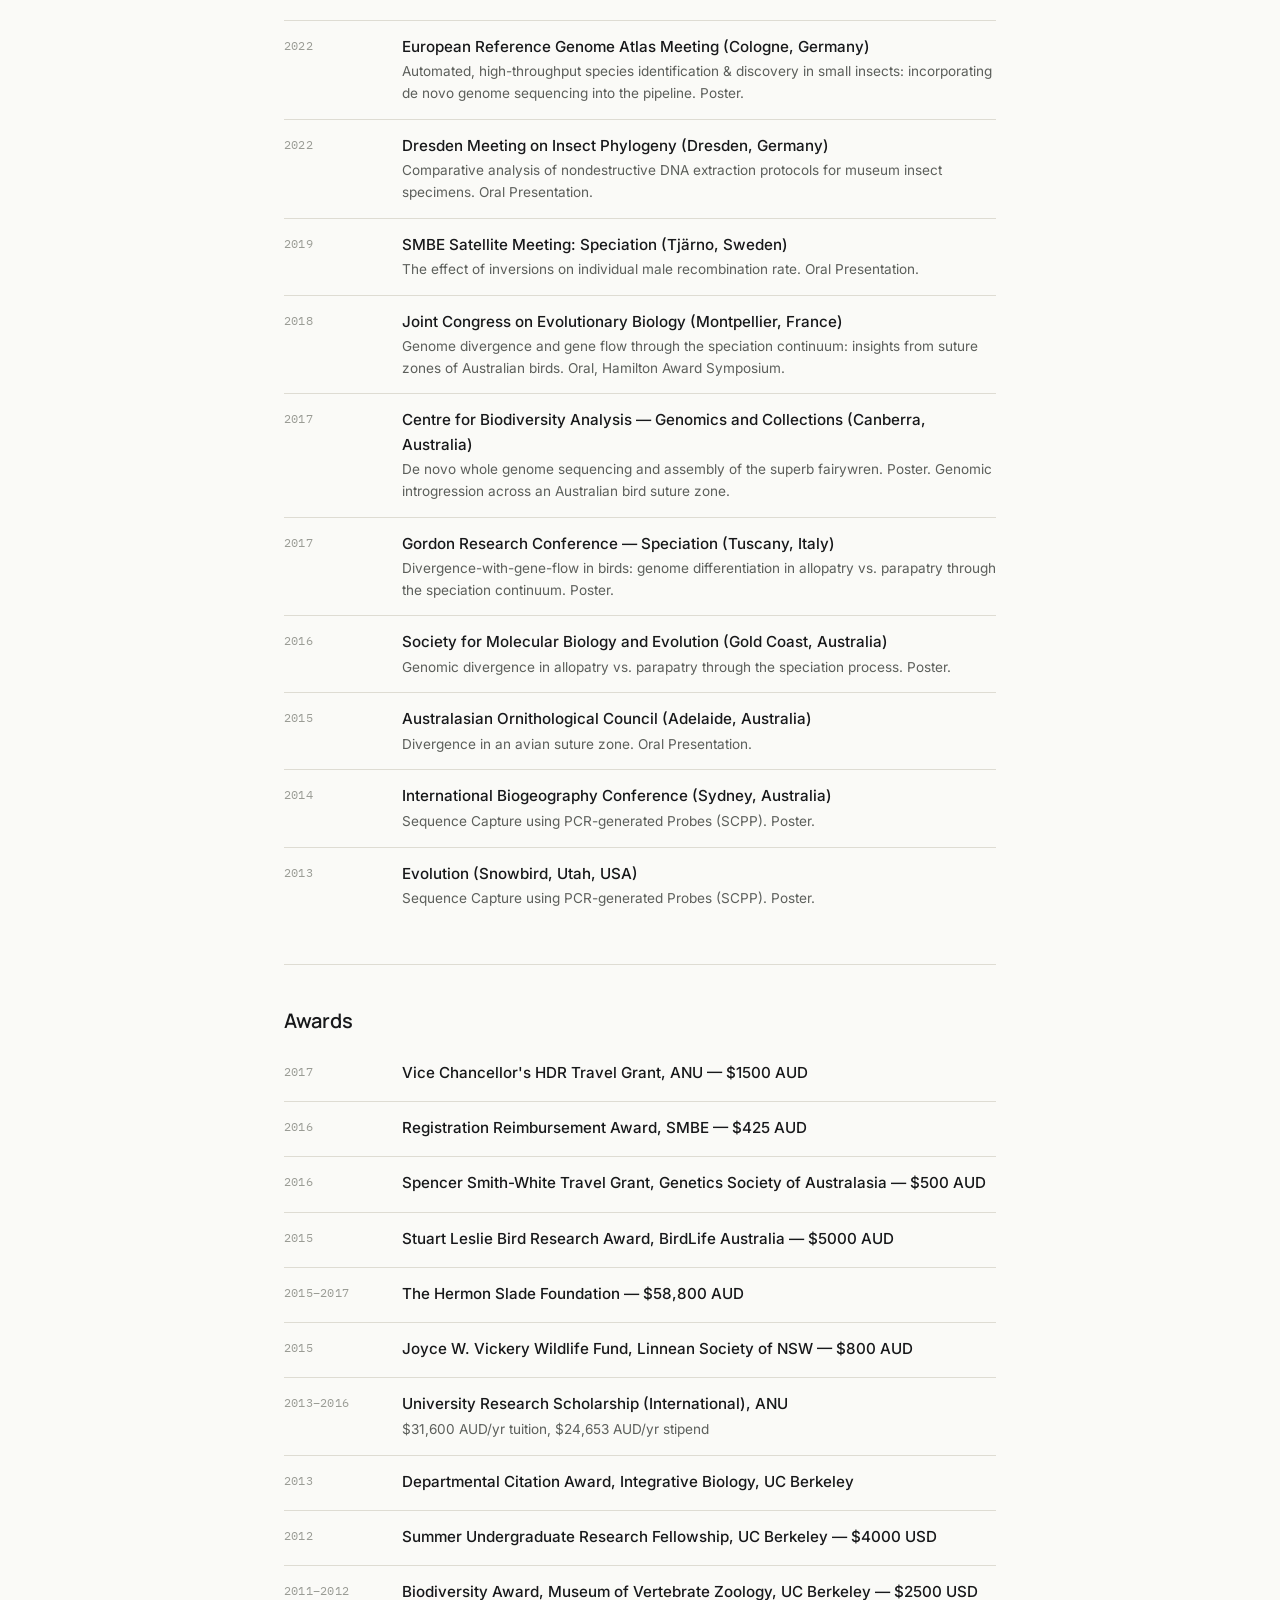
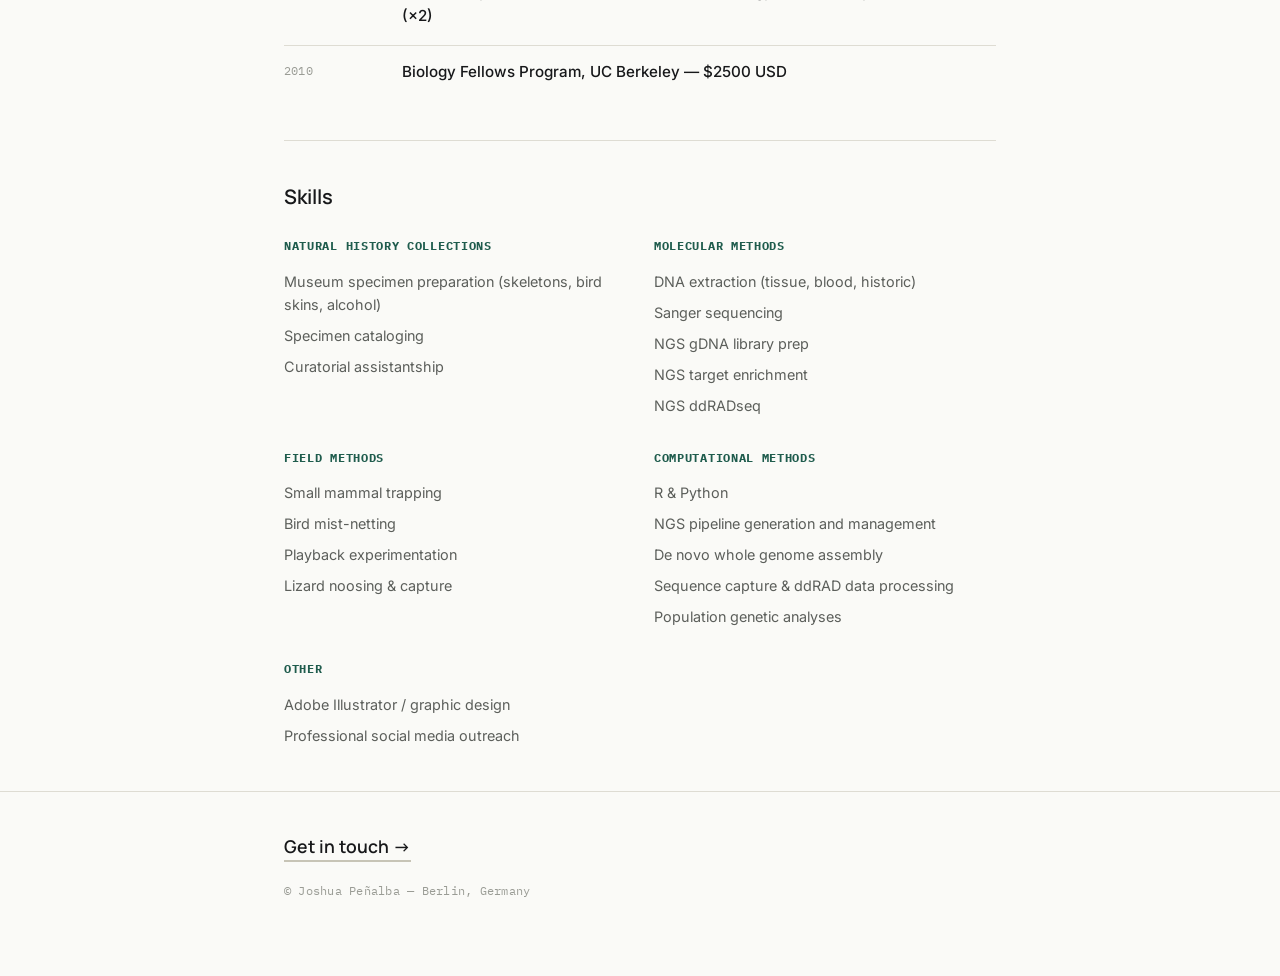
<file: cv-prototype.html>
<!DOCTYPE html>
<html lang="en">
<head>
<meta charset="UTF-8">
<meta name="viewport" content="width=device-width, initial-scale=1.0">
<title>Curriculum vitae — Dr. Joshua Peñalba</title>
<link rel="preconnect" href="https://fonts.googleapis.com">
<link rel="preconnect" href="https://fonts.gstatic.com" crossorigin>
<link href="https://fonts.googleapis.com/css2?family=Manrope:wght@400;500;600;700&family=Inter:wght@400;500;600&family=IBM+Plex+Mono:wght@400;500&display=swap" rel="stylesheet">
<style>
  :root{
    --bg: #FAFAF7;
    --bg-raised: #F3F2EC;
    --ink: #17181A;
    --ink-soft: #5C5F5B;
    --ink-faint: #9A9C95;
    --accent: #1F5C4D;
    --accent-2: #3D4E8C;
    --line: #DEDCD3;
    --line-strong: #C7C4B6;
    --max: 760px;
    --dark-bg: #232320;
    --dark-line: #3A3A36;
    --dark-ink-soft: #B8B7AE;
  }
  *{ box-sizing: border-box; }
  html{ scroll-behavior: smooth; }
  body{
    margin:0; background: var(--bg); color: var(--ink);
    font-family: 'Inter', -apple-system, sans-serif;
    font-size: 16px; line-height: 1.6; -webkit-font-smoothing: antialiased;
  }
  a{ color: inherit; }
  .mono{ font-family: 'IBM Plex Mono', monospace; letter-spacing: 0.02em; }
  .wrap{ max-width: var(--max); margin: 0 auto; padding: 0 24px; }

  /* ---------- nav (dark, compact — no banner on this page) ---------- */
  header{
    background: var(--dark-bg);
    color: #F2F1EA;
    border-bottom: 1px solid var(--dark-line);
    position: sticky; top:0; z-index:50;
  }
  .nav-row{
    display:flex; align-items:center; justify-content: space-between;
    padding: 16px 24px; max-width: var(--max); margin: 0 auto;
  }
  .nav-mark{ font-family:'Manrope', sans-serif; font-weight:500; font-size: 1.05rem; color:#F2F1EA; text-decoration:none; }
  nav ul{ list-style:none; display:flex; gap: 24px; margin:0; padding:0; }
  nav a{ text-decoration:none; font-size: 0.82rem; color: var(--dark-ink-soft); letter-spacing: 0.03em; text-transform: uppercase; position:relative; }
  nav a.current{ color:#F2F1EA; }
  nav a::after{
    content:''; position:absolute; left:0; right:0; bottom:-4px; height:2px;
    background: linear-gradient(90deg, var(--accent), var(--accent-2));
    transform: scaleX(0); transform-origin: left; transition: transform .25s ease;
  }
  nav a:hover::after, nav a:focus-visible::after{ transform: scaleX(1); }
  .menu-btn{ display:none; background:none; border:1px solid var(--dark-line); border-radius:6px; padding:8px 10px; cursor:pointer; }
  @media (max-width: 640px){
    .nav-row{ position: relative; }
    .menu-btn{ display:block; }
    nav.site-nav{
      display:none;
      position: absolute;
      top: 100%;
      left: 0;
      right: 0;
      z-index: 5;
      background: var(--dark-bg);
      border-bottom: 1px solid var(--dark-line);
    }
    nav.site-nav.open{ display:block; }
    nav.site-nav ul{
      flex-direction:column;
      gap: 0;
      max-width: var(--max);
      margin: 0 auto;
      padding: 0 24px 16px;
    }
    nav.site-nav a{
      display:block;
      padding: 12px 0;
      border-bottom: 1px solid var(--dark-line);
      text-transform:none;
      font-size: 0.95rem;
    }
    nav.site-nav a::after{ display:none; }
  }

  .page-head{ padding: 40px 0 32px; }
  .eyebrow{ font-size: 1rem; color: var(--ink-faint); text-transform: uppercase; letter-spacing: 0.12em; margin: 0 0 10px; }
  h1{ font-family:'Manrope', sans-serif; font-weight:700; font-size: clamp(1.9rem, 5vw, 2.6rem); margin: 0 0 8px; letter-spacing:-0.01em; }

  section{ padding: 40px 0; border-top: 1px solid var(--line); }
  .section-head{ display:flex; align-items:baseline; justify-content:space-between; margin-bottom: 24px; }
  .section-head h2{ font-family:'Manrope', sans-serif; font-weight:600; font-size: 1.25rem; margin:0; }

  /* ---------- appointments w/ tower images ---------- */
  .catalog{ display:flex; flex-direction:column; }
  .entry{ display:grid; grid-template-columns: 96px 1fr; gap: 18px; padding: 20px 0; border-top: 1px solid var(--line); align-items:start; }
  .entry:first-child{ border-top:none; padding-top:0; }
  .entry-marker{ display:flex; flex-direction:column; align-items:center; gap:8px; }
  .entry-tower{ width:96px; height:96px; border-radius:50%; overflow:hidden; border:1px solid var(--line); }
  .entry-tower img{ width:100%; height:100%; object-fit:cover; display:block; }
  .entry-code{ font-size: 0.72rem; color: var(--ink-faint); }
  .entry-inst{ font-family:'Manrope', sans-serif; font-size: 1.02rem; font-weight:600; margin:0 0 2px; }
  .entry-role{ font-size: 0.85rem; color: var(--accent); margin: 0 0 4px; }
  .entry-advisor{ font-size: 0.85rem; color: var(--ink-soft); margin:0; }
  @media (max-width: 560px){
    .entry{ grid-template-columns: 72px 1fr; gap: 12px; }
    .entry-marker{ display:contents; }
    .entry-code{ grid-column: 1 / -1; order:-1; padding-top:0; }
    .entry-tower{ width:72px; height:72px; }
  }

  /* ---------- generic compact list entries (no tower) ---------- */
  .list{ display:flex; flex-direction:column; }
  .list-row{ display:grid; grid-template-columns: 100px 1fr; gap:18px; padding: 14px 0; border-top:1px solid var(--line); align-items:start; }
  .list-row:first-child{ border-top:none; padding-top:0; }
  .list-date{ font-size: 0.74rem; color: var(--ink-faint); padding-top:2px; }
  .list-title{ font-weight:500; margin:0 0 2px; font-size: 0.95rem; }
  .list-title a{ color: var(--accent); text-decoration:none; border-bottom:1px solid var(--line-strong); }
  .list-title a:hover{ border-color: var(--accent); }
  .list-sub{ font-size: 0.85rem; color: var(--ink-soft); margin:0; }
  @media (max-width: 560px){
    .list-row{ grid-template-columns: 1fr; gap:4px; }
  }

  /* skills */
  .skills-grid{ display:grid; grid-template-columns: 1fr 1fr; gap: 28px; }
  .skill-group h4{ font-family:'IBM Plex Mono', monospace; font-size: 0.72rem; letter-spacing:0.06em; text-transform:uppercase; color: var(--accent); margin: 0 0 10px; }
  .skill-group ul{ margin:0; padding:0; list-style:none; font-size: 0.9rem; color: var(--ink-soft); }
  .skill-group li{ padding: 4px 0; }
  @media (max-width:560px){ .skills-grid{ grid-template-columns: 1fr; } }

  footer{ padding: 40px 0 64px; border-top: 1px solid var(--line); }
  .contact-link{ font-family:'Manrope', sans-serif; font-weight:600; font-size: 1.1rem; text-decoration:none; border-bottom: 2px solid var(--line-strong); padding-bottom:2px; }
  .contact-link:hover{ border-color: var(--accent); color: var(--accent); }
  .foot-note{ margin-top: 20px; font-size: 0.76rem; color: var(--ink-faint); }

  @media (prefers-reduced-motion: reduce){ *{ transition:none !important; scroll-behavior:auto !important; } }
</style>
</head>
<body>

<header>
  <div class="nav-row">
    <a class="nav-mark" href="index.html">Peñalba Lab</a>
    <nav class="site-nav" id="siteNav">
      <ul>
        <li><a href="index.html#research">Research</a></li>
        <li><a href="index.html#people">People</a></li>
        <li><a href="#" class="current">CV</a></li>
        <li><a href="publications-prototype.html">Publications</a></li>
        <li><a href="index.html#site-footer">Contact</a></li>
      </ul>
    </nav>
    <button class="menu-btn" aria-label="Toggle menu" aria-expanded="false" id="menuBtn">
      <svg width="18" height="18" viewBox="0 0 18 18" fill="none"><path d="M2 4.5H16M2 9H16M2 13.5H16" stroke="#F2F1EA" stroke-width="1.4" stroke-linecap="round"/></svg>
    </button>
  </div>
</header>

<main class="wrap">

  <div class="page-head">
    <p class="eyebrow">Dr. Joshua V. Peñalba</p>
    <h1>Curriculum vitae</h1>
  </div>

  <section style="border-top:none; padding-top:0;">
    <div class="section-head"><h2>Education &amp; professional appointments</h2></div>
    <div class="catalog">
      <div class="entry">
        <div class="entry-marker">
          <div class="entry-code mono">2021–now</div>
          <div class="entry-tower"><img src="intro_mfn.jpg" alt="Illustration of the TV Tower, Berlin"></div>
        </div>
        <div>
          <p class="entry-inst">Museum für Naturkunde, Berlin</p>
          <p class="entry-role">Research scientist · Center for Integrative Biodiversity Discovery</p>
        </div>
      </div>
      <div class="entry">
        <div class="entry-marker">
          <div class="entry-code mono">2017–2020</div>
          <div class="entry-tower"><img src="intro_lmu-1.jpg" alt="Illustration of the Olympic Tower, Munich"></div>
        </div>
        <div>
          <p class="entry-inst">Ludwig-Maximilians-Universität München</p>
          <p class="entry-role">Postdoctoral researcher · Division of Evolutionary Biology</p>
          <p class="entry-advisor">PI: Prof. Jochen Wolf</p>
        </div>
      </div>
      <div class="entry">
        <div class="entry-marker">
          <div class="entry-code mono">2013–2017</div>
          <div class="entry-tower"><img src="intro_anu.jpg" alt="Illustration of Telstra Tower, Canberra"></div>
        </div>
        <div>
          <p class="entry-inst">Australian National University &amp; CSIRO</p>
          <p class="entry-role">PhD candidate · Research School of Biology</p>
          <p class="entry-advisor">Advisors: Prof. Craig Moritz &amp; Dr. Leo Joseph</p>
        </div>
      </div>
      <div class="entry">
        <div class="entry-marker">
          <div class="entry-code mono">2008–2013</div>
          <div class="entry-tower"><img src="intro_berkeley.jpg" alt="Illustration of Sather Tower, Berkeley"></div>
        </div>
        <div>
          <p class="entry-inst">University of California, Berkeley</p>
          <p class="entry-role">B.A. Integrative Biology (Hons)</p>
          <p class="entry-advisor">Advisor: Prof. Rauri Bowie</p>
        </div>
      </div>
    </div>
  </section>

  <section>
    <div class="section-head"><h2>Volunteer &amp; other appointments</h2></div>
    <div class="list">
      <div class="list-row"><div class="list-date mono">2016–2017</div><div><p class="list-title">Moritz Lab Manager (part-time), Australian National University</p><p class="list-sub">Standard molecular lab maintenance — inductions, supply stocking, expenditure management.</p></div></div>
      <div class="list-row"><div class="list-date mono">2011–2013</div><div><p class="list-title">Assistant Lab Manager, UC Berkeley — Evolutionary Genetics Lab</p><p class="list-sub">Lab maintenance in the absence of the resident manager; training of other researchers.</p></div></div>
      <div class="list-row"><div class="list-date mono">2011–2013</div><div><p class="list-title">Independent Contractor: Evolutionary Genetics, UC Berkeley</p><p class="list-sub">Collected genetic and genomic data for foreign researchers.</p></div></div>
      <div class="list-row"><div class="list-date mono">2010–2013</div><div><p class="list-title">Curatorial Assistant, UC Berkeley — Museum of Vertebrate Zoology</p><p class="list-sub">Organized specimens, updated databases, installed specimens (ornithology, herpetology, mammalogy).</p></div></div>
      <div class="list-row"><div class="list-date mono">2009–2013</div><div><p class="list-title">Field Assistant, UC Berkeley — Museum of Vertebrate Zoology</p><p class="list-sub">Assisted curators and graduate students on field trips for collecting and ecological studies.</p></div></div>
      <div class="list-row"><div class="list-date mono">2009–2013</div><div><p class="list-title">Lab Technician, UC Berkeley (Advisor: Dr. Rauri Bowie)</p><p class="list-sub">Standard molecular lab techniques for Sanger sequencing and NGS.</p></div></div>
      <div class="list-row"><div class="list-date mono">2008–2013</div><div><p class="list-title">Preparation Lab Assistant, UC Berkeley — Museum of Vertebrate Zoology</p><p class="list-sub">Prepared ~350 specimens (skeletons, study skins, alcohol) for the collection.</p></div></div>
    </div>
  </section>

  <section>
    <div class="section-head"><h2>Teaching &amp; training</h2></div>
    <div class="list">
      <div class="list-row"><div class="list-date mono">2014–2015</div><div><p class="list-title">ANU — Demonstrator, Biol1008: Human Biology (2 semesters)</p></div></div>
      <div class="list-row"><div class="list-date mono">2014</div><div><p class="list-title">ANU — Demonstrator, Biol3157: Bioinformatics and Functional Genomics</p></div></div>
      <div class="list-row"><div class="list-date mono">2011</div><div><p class="list-title">UC Berkeley — Undergraduate Student Instructor, IB173: Ornithology</p></div></div>
      <div class="list-row"><div class="list-date mono">2010–2013</div><div><p class="list-title">UC Berkeley — Undergraduate Student Instructor, Advanced Bird Skinning Seminar (4 semesters)</p></div></div>
      <div class="list-row"><div class="list-date mono">2009–2010</div><div><p class="list-title">UC Berkeley — Undergraduate Student Instructor, Preparation Lab Seminar (2 semesters)</p></div></div>
      <div class="list-row"><div class="list-date mono">2009–2013</div><div><p class="list-title">UC Berkeley — Lab Technician, Evolutionary Genetics Lab Training (~15 students)</p></div></div>
    </div>
  </section>

  <section>
    <div class="section-head"><h2>Invited talks</h2></div>
    <div class="list">
      <div class="list-row"><div class="list-date mono">2026</div><div><p class="list-title">Technical University Munich, Germany</p></div></div>
      <div class="list-row"><div class="list-date mono">2026</div><div><p class="list-title">Universidade Federal do Rio de Janeiro</p></div></div>
      <div class="list-row"><div class="list-date mono">2023</div><div><p class="list-title">Durham University, United Kingdom</p></div></div>
      <div class="list-row"><div class="list-date mono">2022</div><div><p class="list-title">Integration of Speciation Research (IoS) [<a href="https://www.youtube.com/watch?v=3WeO5JHHCIw" target="_blank" rel="noopener">video</a>]</p></div></div>
      <div class="list-row"><div class="list-date mono">2022</div><div><p class="list-title">Potsdam University, Germany</p></div></div>
      <div class="list-row"><div class="list-date mono">2021</div><div><p class="list-title">Museum of Vertebrate Zoology Seminar, UC Berkeley, California, US [<a href="https://www.youtube.com/watch?v=HPsOQHoAZDo" target="_blank" rel="noopener">video</a>]</p></div></div>
      <div class="list-row"><div class="list-date mono">2020</div><div><p class="list-title">Louisiana State University — Systematics, Ecology, and Evolution Seminar Series</p></div></div>
      <div class="list-row"><div class="list-date mono">2019</div><div><p class="list-title">Museum für Naturkunde, Berlin</p></div></div>
    </div>
  </section>

  <section>
    <div class="section-head"><h2>Conference presentations</h2></div>
    <div class="list">
      <div class="list-row"><div class="list-date mono">2025</div><div><p class="list-title">Deutsche Zoologische Gemeinschaft (Berlin, Germany)</p><p class="list-sub">Assessing the adaptive potential of German pollinators through comparative population genomics. Poster.</p></div></div>
      <div class="list-row"><div class="list-date mono">2023</div><div><p class="list-title">Gordon Research Conference - Speciation (Tuscany, Italy)</p><p class="list-sub">Divergence and gene flow through the speciation continuum: comparative speciation genomics using an avian suture zone. Poster.</p></div></div>
      <div class="list-row"><div class="list-date mono">2023</div><div><p class="list-title">Society for Molecular Biology and Evolution (Ferrara, Italy)</p><p class="list-sub">Rapid transition during speciation revealed from comparative study across an avian suture zone. Poster.</p></div></div>
      <div class="list-row"><div class="list-date mono">2022</div><div><p class="list-title">BeGenDiv Meeting (Berlin, Germany)</p><p class="list-sub">Genome divergence and gene flow through the speciation continuum: insights from an avian suture zone. Oral Presentation.</p></div></div>
      <div class="list-row"><div class="list-date mono">2022</div><div><p class="list-title">European Reference Genome Atlas Meeting (Cologne, Germany)</p><p class="list-sub">Automated, high-throughput species identification &amp; discovery in small insects: incorporating de novo genome sequencing into the pipeline. Poster.</p></div></div>
      <div class="list-row"><div class="list-date mono">2022</div><div><p class="list-title">Dresden Meeting on Insect Phylogeny (Dresden, Germany)</p><p class="list-sub">Comparative analysis of nondestructive DNA extraction protocols for museum insect specimens. Oral Presentation.</p></div></div>
      <div class="list-row"><div class="list-date mono">2019</div><div><p class="list-title">SMBE Satellite Meeting: Speciation (Tjärno, Sweden)</p><p class="list-sub">The effect of inversions on individual male recombination rate. Oral Presentation.</p></div></div>
      <div class="list-row"><div class="list-date mono">2018</div><div><p class="list-title">Joint Congress on Evolutionary Biology (Montpellier, France)</p><p class="list-sub">Genome divergence and gene flow through the speciation continuum: insights from suture zones of Australian birds. Oral, Hamilton Award Symposium.</p></div></div>
      <div class="list-row"><div class="list-date mono">2017</div><div><p class="list-title">Centre for Biodiversity Analysis — Genomics and Collections (Canberra, Australia)</p><p class="list-sub">De novo whole genome sequencing and assembly of the superb fairywren. Poster. Genomic introgression across an Australian bird suture zone.</p></div></div>
      <div class="list-row"><div class="list-date mono">2017</div><div><p class="list-title">Gordon Research Conference — Speciation (Tuscany, Italy)</p><p class="list-sub">Divergence-with-gene-flow in birds: genome differentiation in allopatry vs. parapatry through the speciation continuum. Poster.</p></div></div>
      <div class="list-row"><div class="list-date mono">2016</div><div><p class="list-title">Society for Molecular Biology and Evolution (Gold Coast, Australia)</p><p class="list-sub">Genomic divergence in allopatry vs. parapatry through the speciation process. Poster.</p></div></div>
      <div class="list-row"><div class="list-date mono">2015</div><div><p class="list-title">Australasian Ornithological Council (Adelaide, Australia)</p><p class="list-sub">Divergence in an avian suture zone. Oral Presentation.</p></div></div>
      <div class="list-row"><div class="list-date mono">2014</div><div><p class="list-title">International Biogeography Conference (Sydney, Australia)</p><p class="list-sub">Sequence Capture using PCR-generated Probes (SCPP). Poster.</p></div></div>
      <div class="list-row"><div class="list-date mono">2013</div><div><p class="list-title">Evolution (Snowbird, Utah, USA)</p><p class="list-sub">Sequence Capture using PCR-generated Probes (SCPP). Poster.</p></div></div>
    </div>
  </section>

  <section>
    <div class="section-head"><h2>Awards</h2></div>
    <div class="list">
      <div class="list-row"><div class="list-date mono">2017</div><div><p class="list-title">Vice Chancellor's HDR Travel Grant, ANU — $1500 AUD</p></div></div>
      <div class="list-row"><div class="list-date mono">2016</div><div><p class="list-title">Registration Reimbursement Award, SMBE — $425 AUD</p></div></div>
      <div class="list-row"><div class="list-date mono">2016</div><div><p class="list-title">Spencer Smith-White Travel Grant, Genetics Society of Australasia — $500 AUD</p></div></div>
      <div class="list-row"><div class="list-date mono">2015</div><div><p class="list-title">Stuart Leslie Bird Research Award, BirdLife Australia — $5000 AUD</p></div></div>
      <div class="list-row"><div class="list-date mono">2015–2017</div><div><p class="list-title">The Hermon Slade Foundation — $58,800 AUD</p></div></div>
      <div class="list-row"><div class="list-date mono">2015</div><div><p class="list-title">Joyce W. Vickery Wildlife Fund, Linnean Society of NSW — $800 AUD</p></div></div>
      <div class="list-row"><div class="list-date mono">2013–2016</div><div><p class="list-title">University Research Scholarship (International), ANU</p><p class="list-sub">$31,600 AUD/yr tuition, $24,653 AUD/yr stipend</p></div></div>
      <div class="list-row"><div class="list-date mono">2013</div><div><p class="list-title">Departmental Citation Award, Integrative Biology, UC Berkeley</p></div></div>
      <div class="list-row"><div class="list-date mono">2012</div><div><p class="list-title">Summer Undergraduate Research Fellowship, UC Berkeley — $4000 USD</p></div></div>
      <div class="list-row"><div class="list-date mono">2011–2012</div><div><p class="list-title">Biodiversity Award, Museum of Vertebrate Zoology, UC Berkeley — $2500 USD (×2)</p></div></div>
      <div class="list-row"><div class="list-date mono">2010</div><div><p class="list-title">Biology Fellows Program, UC Berkeley — $2500 USD</p></div></div>
    </div>
  </section>

  <section>
    <div class="section-head"><h2>Skills</h2></div>
    <div class="skills-grid">
      <div class="skill-group">
        <h4>Natural history collections</h4>
        <ul><li>Museum specimen preparation (skeletons, bird skins, alcohol)</li><li>Specimen cataloging</li><li>Curatorial assistantship</li></ul>
      </div>
      <div class="skill-group">
        <h4>Molecular methods</h4>
        <ul><li>DNA extraction (tissue, blood, historic)</li><li>Sanger sequencing</li><li>NGS gDNA library prep</li><li>NGS target enrichment</li><li>NGS ddRADseq</li></ul>
      </div>
      <div class="skill-group">
        <h4>Field methods</h4>
        <ul><li>Small mammal trapping</li><li>Bird mist-netting</li><li>Playback experimentation</li><li>Lizard noosing &amp; capture</li></ul>
      </div>
      <div class="skill-group">
        <h4>Computational methods</h4>
        <ul><li>R &amp; Python</li><li>NGS pipeline generation and management</li><li>De novo whole genome assembly</li><li>Sequence capture &amp; ddRAD data processing</li><li>Population genetic analyses</li></ul>
      </div>
      <div class="skill-group">
        <h4>Other</h4>
        <ul><li>Adobe Illustrator / graphic design</li><li>Professional social media outreach</li></ul>
      </div>
    </div>
  </section>


</main>

<footer id="site-footer">
  <div class="wrap">
    <a class="contact-link" href="mailto:hello@joshuapenalba.com">Get in touch →</a>
    <p class="foot-note mono">© Joshua Peñalba — Berlin, Germany</p>
  </div>
</footer>

<script>
  const btn = document.getElementById('menuBtn');
  const nav = document.getElementById('siteNav');
  btn.addEventListener('click', () => {
    const open = nav.classList.toggle('open');
    btn.setAttribute('aria-expanded', open);
  });
  nav.querySelectorAll('a').forEach(a => a.addEventListener('click', () => nav.classList.remove('open')));
</script>

</body>
</html>
</file>
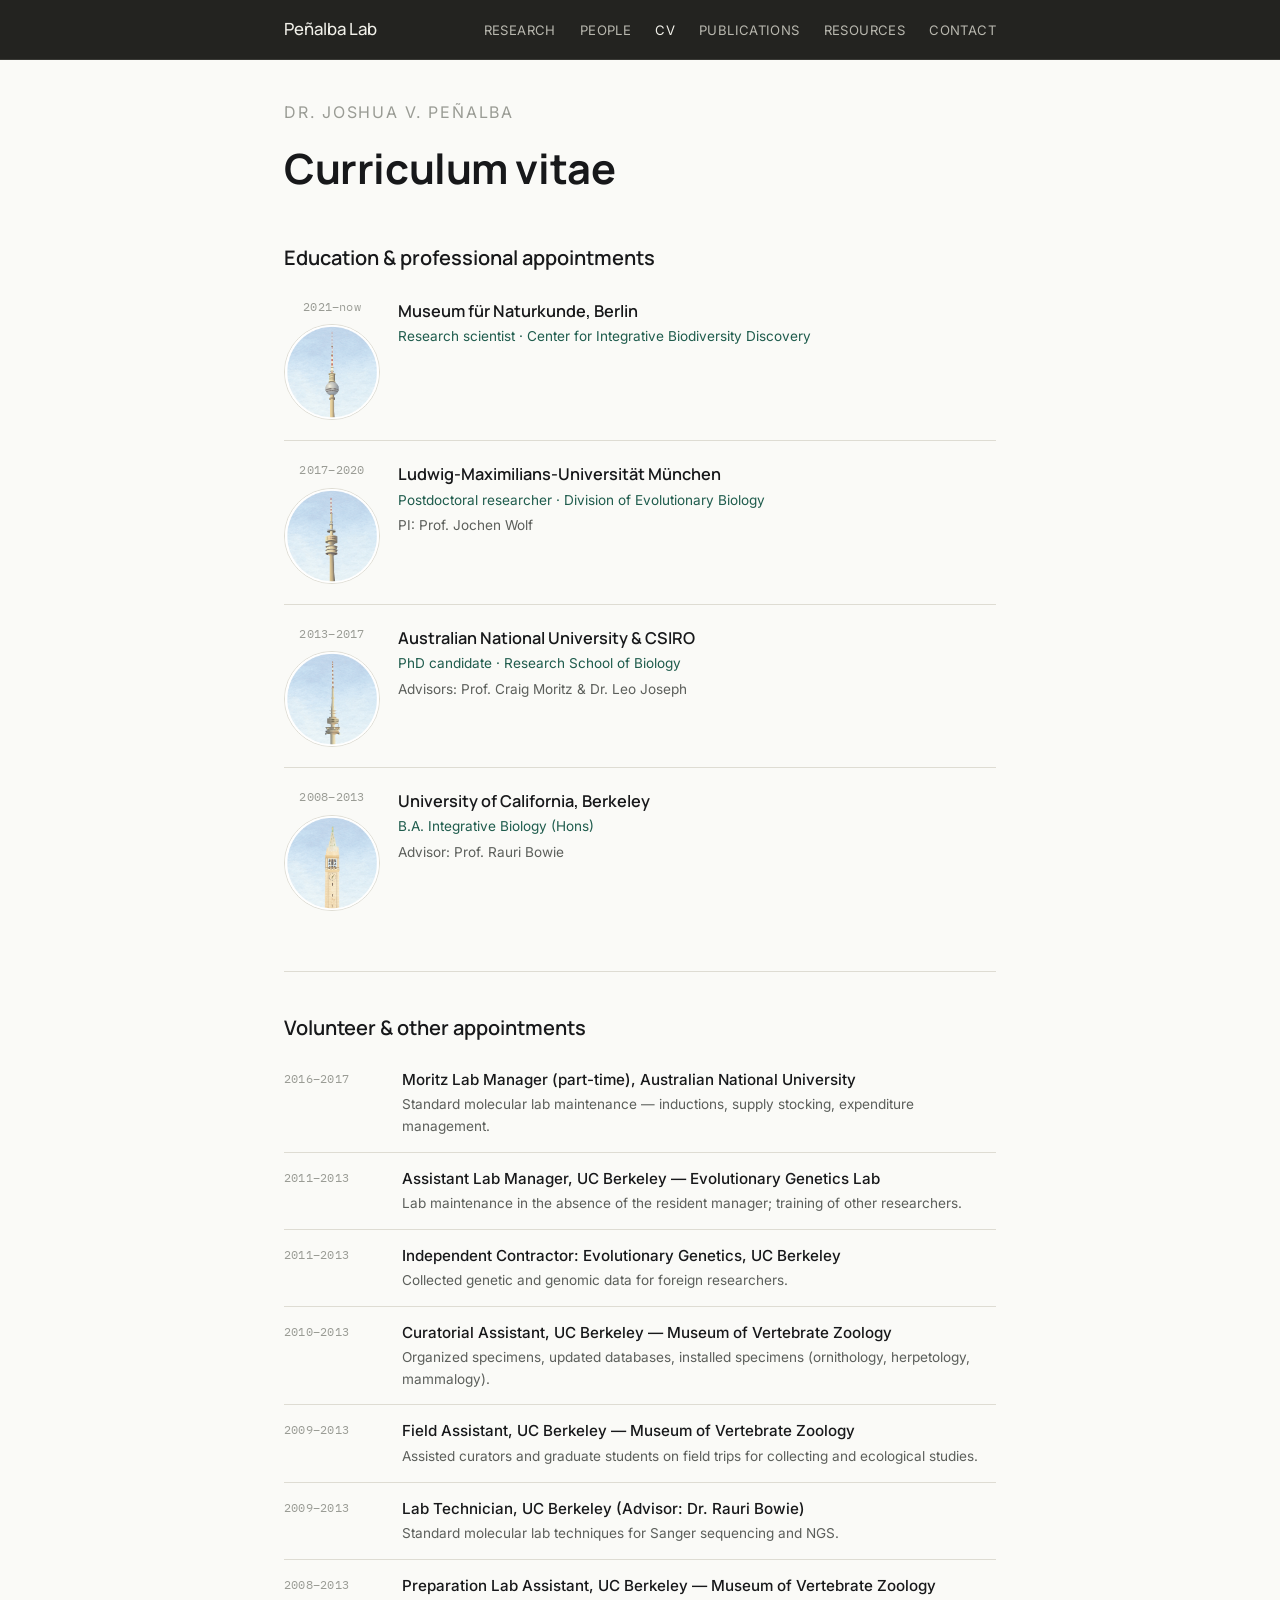
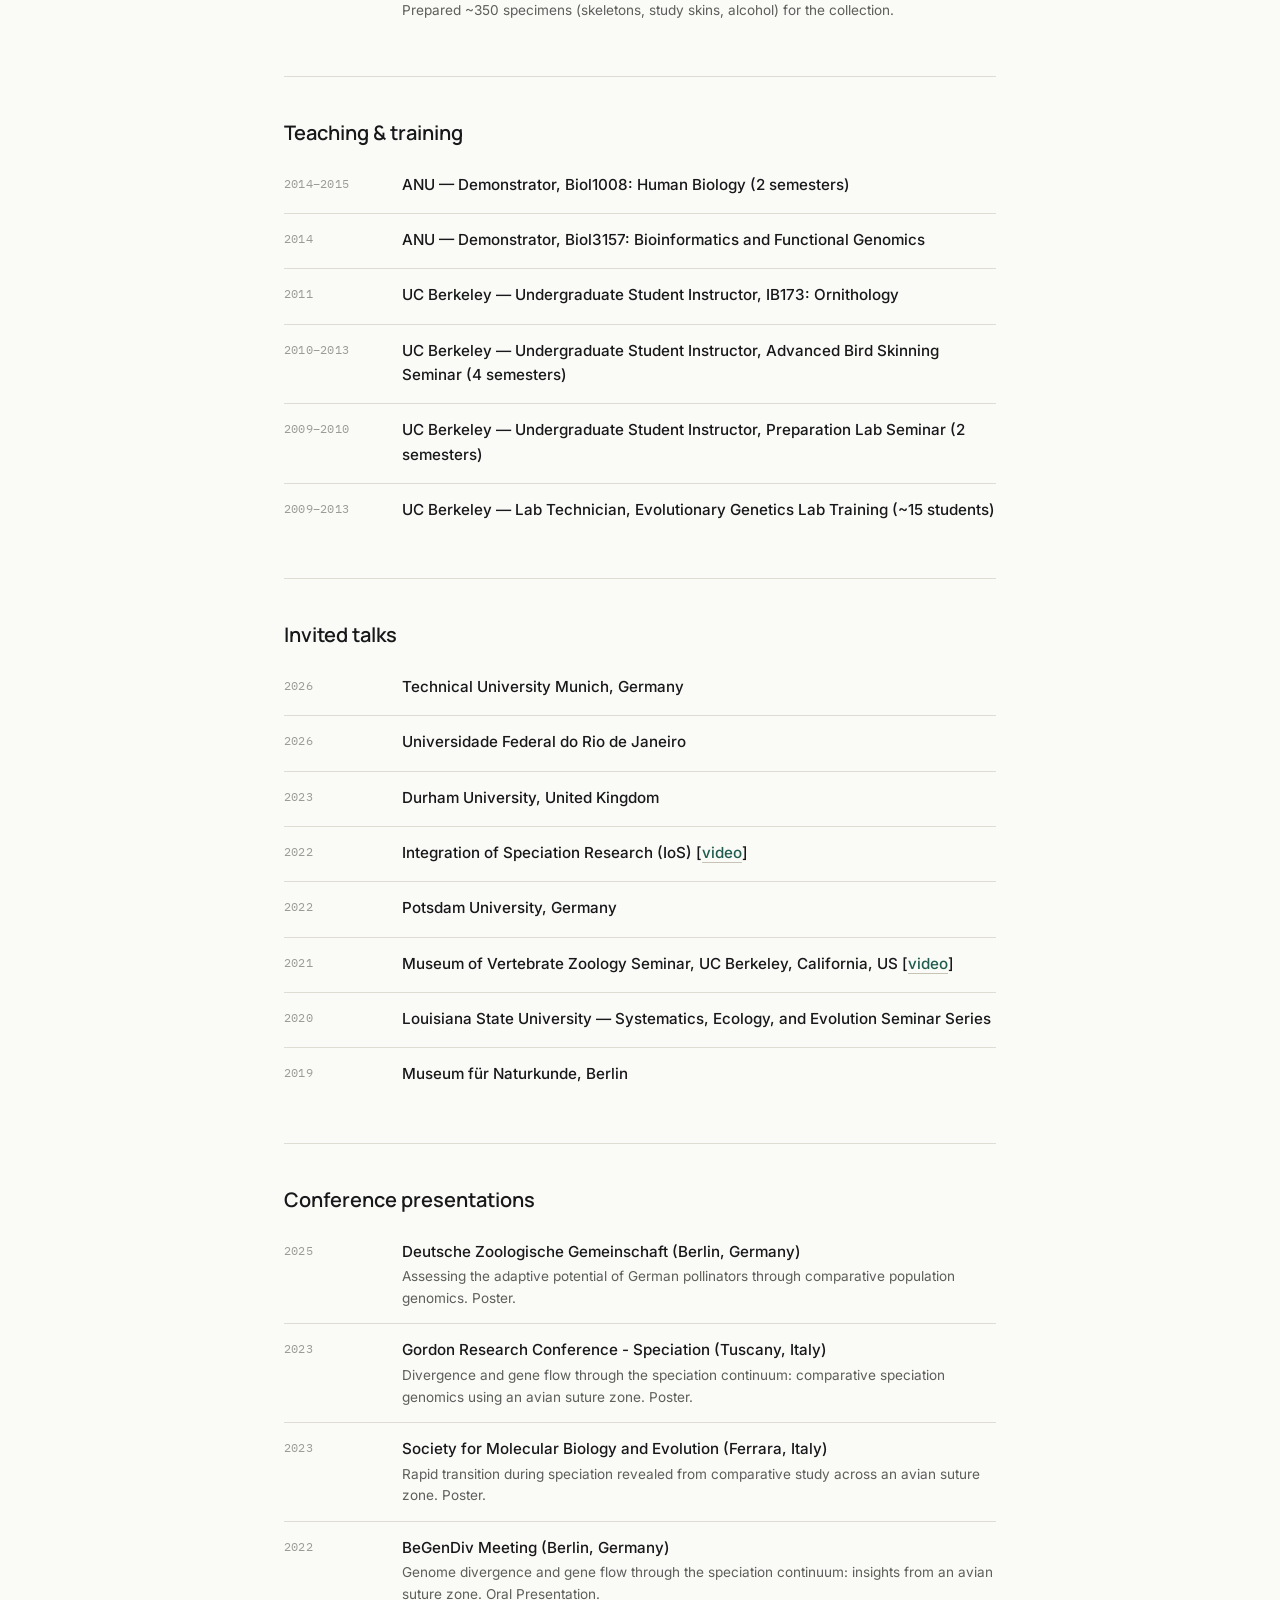
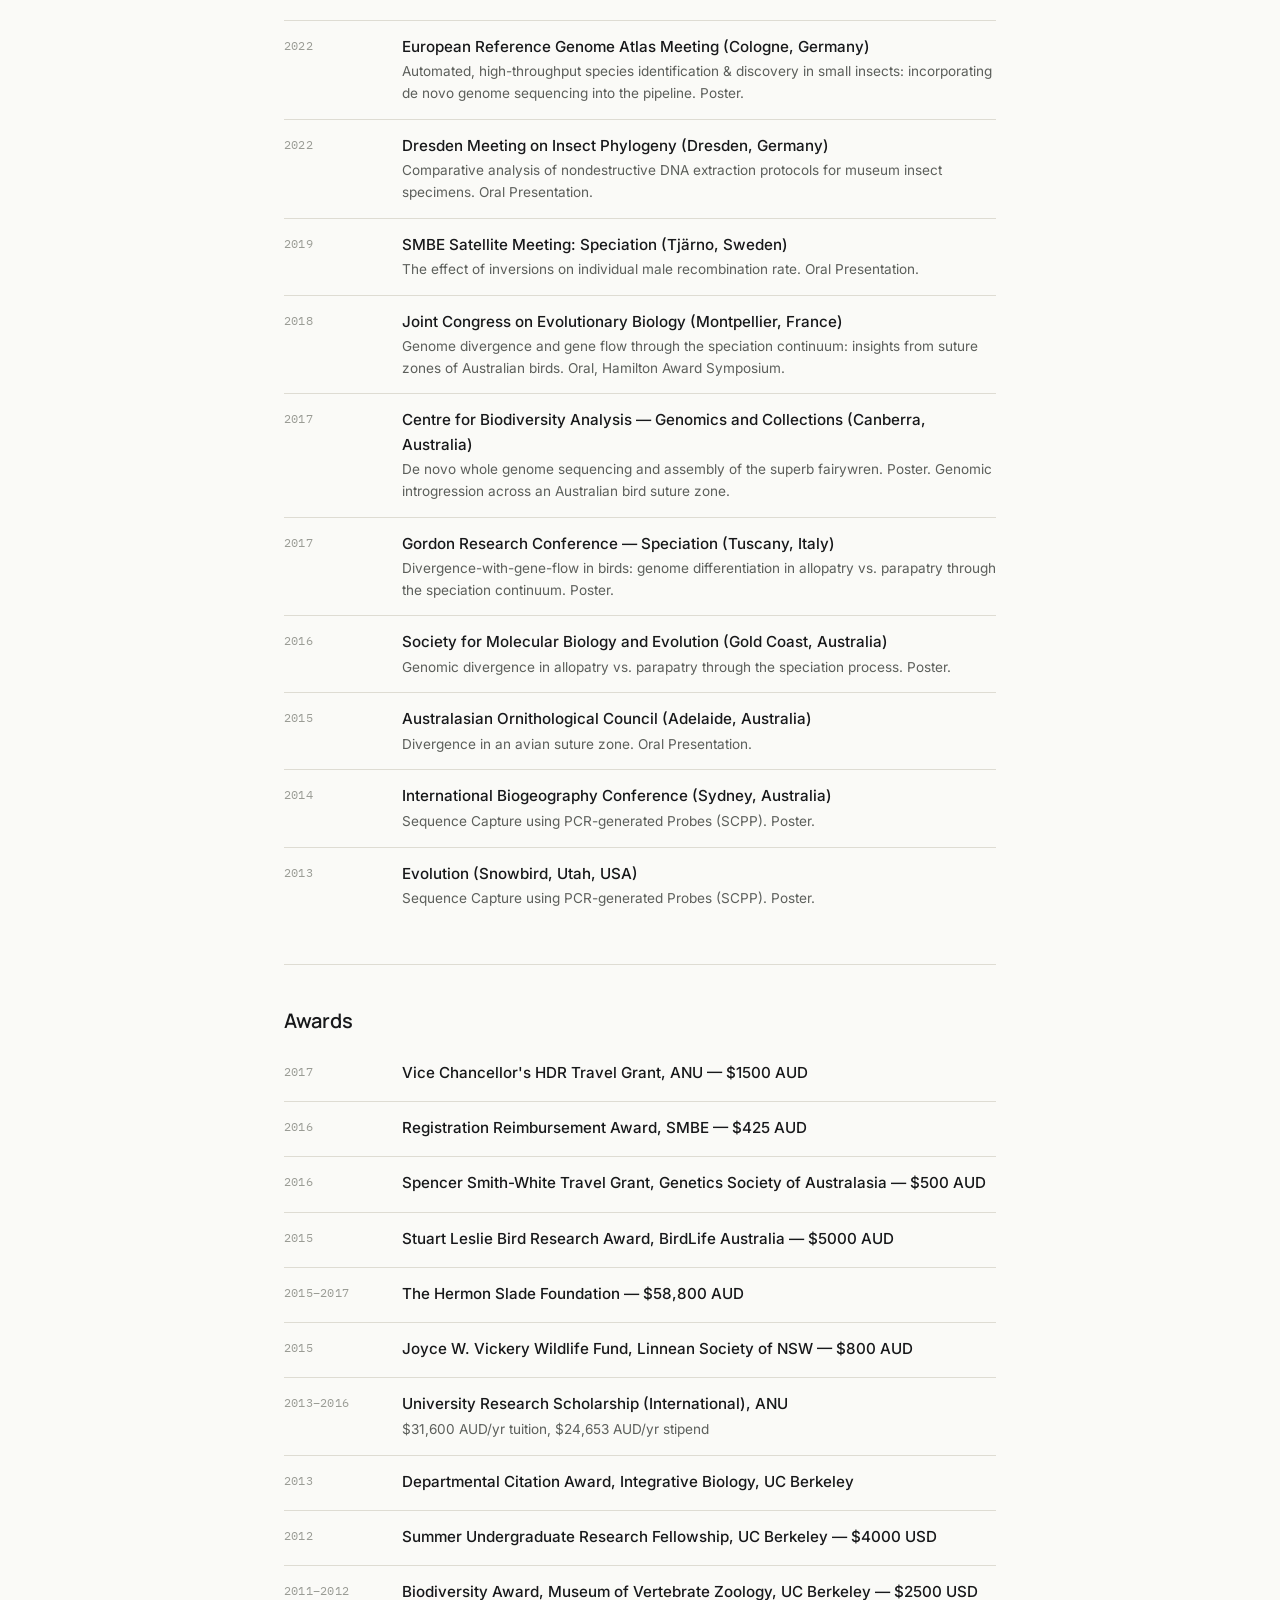
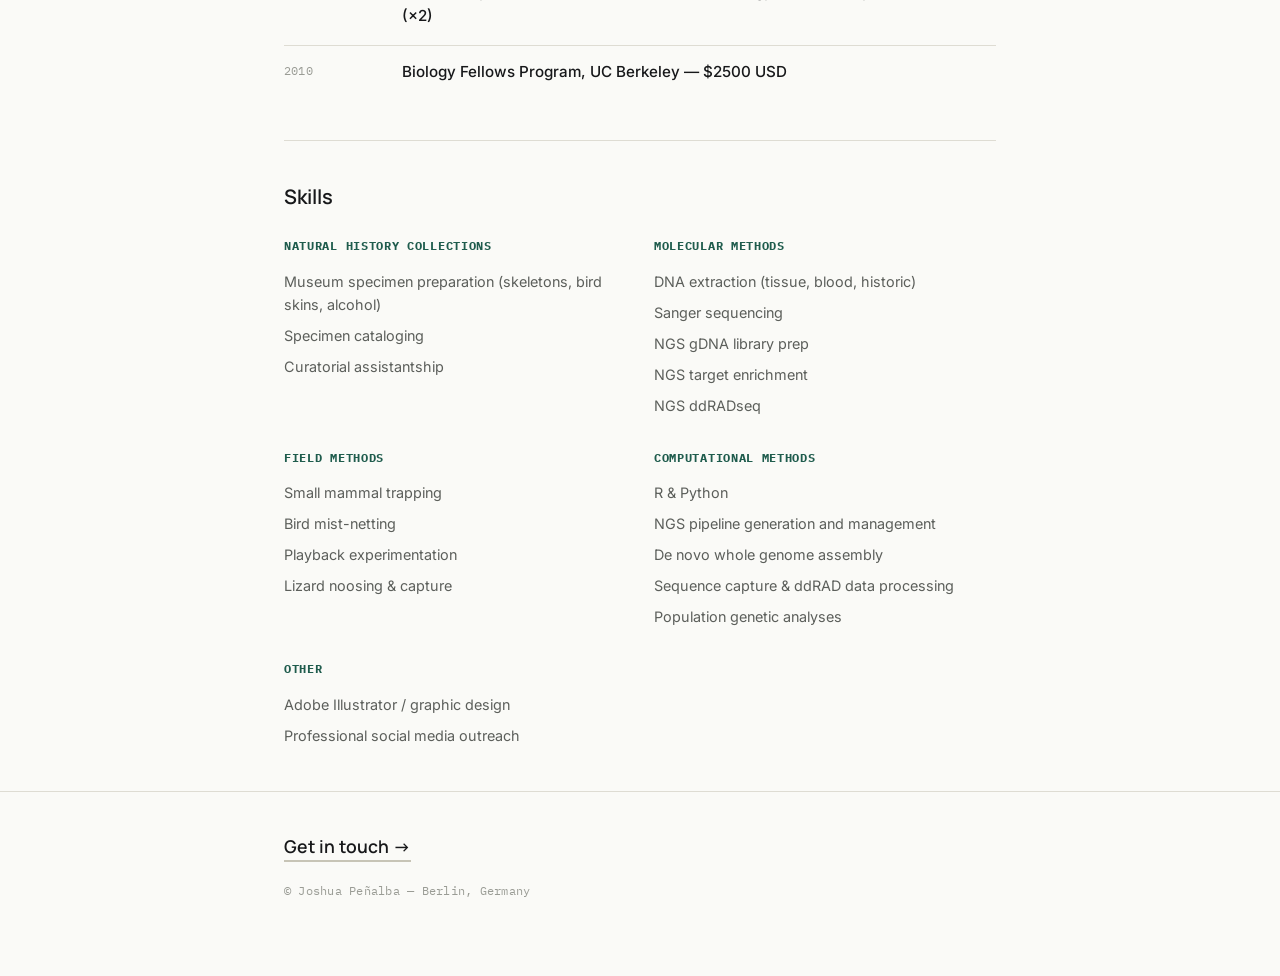
<file: cv.html>
<!DOCTYPE html>
<html lang="en">
<head>
<meta charset="UTF-8">
<meta name="viewport" content="width=device-width, initial-scale=1.0">
<title>Curriculum vitae — Dr. Joshua Peñalba</title>
<link rel="preconnect" href="https://fonts.googleapis.com">
<link rel="preconnect" href="https://fonts.gstatic.com" crossorigin>
<link href="https://fonts.googleapis.com/css2?family=Manrope:wght@400;500;600;700&family=Inter:wght@400;500;600&family=IBM+Plex+Mono:wght@400;500&display=swap" rel="stylesheet">
<style>
  :root{
    --bg: #FAFAF7;
    --bg-raised: #F3F2EC;
    --ink: #17181A;
    --ink-soft: #5C5F5B;
    --ink-faint: #9A9C95;
    --accent: #1F5C4D;
    --accent-2: #3D4E8C;
    --line: #DEDCD3;
    --line-strong: #C7C4B6;
    --max: 760px;
    --dark-bg: #232320;
    --dark-line: #3A3A36;
    --dark-ink-soft: #B8B7AE;
  }
  *{ box-sizing: border-box; }
  html{ scroll-behavior: smooth; }
  body{
    margin:0; background: var(--bg); color: var(--ink);
    font-family: 'Inter', -apple-system, sans-serif;
    font-size: 16px; line-height: 1.6; -webkit-font-smoothing: antialiased;
  }
  a{ color: inherit; }
  .mono{ font-family: 'IBM Plex Mono', monospace; letter-spacing: 0.02em; }
  .wrap{ max-width: var(--max); margin: 0 auto; padding: 0 24px; }

  /* ---------- nav (dark, compact — no banner on this page) ---------- */
  header{
    background: var(--dark-bg);
    color: #F2F1EA;
    border-bottom: 1px solid var(--dark-line);
    position: sticky; top:0; z-index:50;
  }
  .nav-row{
    display:flex; align-items:center; justify-content: space-between;
    padding: 16px 24px; max-width: var(--max); margin: 0 auto;
  }
  .nav-mark{ font-family:'Manrope', sans-serif; font-weight:500; font-size: 1.05rem; color:#F2F1EA; text-decoration:none; }
  nav ul{ list-style:none; display:flex; gap: 24px; margin:0; padding:0; }
  nav a{ text-decoration:none; font-size: 0.82rem; color: var(--dark-ink-soft); letter-spacing: 0.03em; text-transform: uppercase; position:relative; }
  nav a.current{ color:#F2F1EA; }
  nav a::after{
    content:''; position:absolute; left:0; right:0; bottom:-4px; height:2px;
    background: linear-gradient(90deg, var(--accent), var(--accent-2));
    transform: scaleX(0); transform-origin: left; transition: transform .25s ease;
  }
  nav a:hover::after, nav a:focus-visible::after{ transform: scaleX(1); }
  .menu-btn{ display:none; background:none; border:1px solid var(--dark-line); border-radius:6px; padding:8px 10px; cursor:pointer; }
  @media (max-width: 640px){
    .nav-row{ position: relative; }
    .menu-btn{ display:block; }
    nav.site-nav{
      display:none;
      position: absolute;
      top: 100%;
      left: 0;
      right: 0;
      z-index: 5;
      background: var(--dark-bg);
      border-bottom: 1px solid var(--dark-line);
    }
    nav.site-nav.open{ display:block; }
    nav.site-nav ul{
      flex-direction:column;
      gap: 0;
      max-width: var(--max);
      margin: 0 auto;
      padding: 0 24px 16px;
    }
    nav.site-nav a{
      display:block;
      padding: 12px 0;
      border-bottom: 1px solid var(--dark-line);
      text-transform:none;
      font-size: 0.95rem;
    }
    nav.site-nav a::after{ display:none; }
  }

  .page-head{ padding: 40px 0 32px; }
  .eyebrow{ font-size: 1rem; color: var(--ink-faint); text-transform: uppercase; letter-spacing: 0.12em; margin: 0 0 10px; }
  h1{ font-family:'Manrope', sans-serif; font-weight:700; font-size: clamp(1.9rem, 5vw, 2.6rem); margin: 0 0 8px; letter-spacing:-0.01em; }

  section{ padding: 40px 0; border-top: 1px solid var(--line); }
  .section-head{ display:flex; align-items:baseline; justify-content:space-between; margin-bottom: 24px; }
  .section-head h2{ font-family:'Manrope', sans-serif; font-weight:600; font-size: 1.25rem; margin:0; }

  /* ---------- appointments w/ tower images ---------- */
  .catalog{ display:flex; flex-direction:column; }
  .entry{ display:grid; grid-template-columns: 96px 1fr; gap: 18px; padding: 20px 0; border-top: 1px solid var(--line); align-items:start; }
  .entry:first-child{ border-top:none; padding-top:0; }
  .entry-marker{ display:flex; flex-direction:column; align-items:center; gap:8px; }
  .entry-tower{ width:96px; height:96px; border-radius:50%; overflow:hidden; border:1px solid var(--line); }
  .entry-tower img{ width:100%; height:100%; object-fit:cover; display:block; }
  .entry-code{ font-size: 0.72rem; color: var(--ink-faint); }
  .entry-inst{ font-family:'Manrope', sans-serif; font-size: 1.02rem; font-weight:600; margin:0 0 2px; }
  .entry-role{ font-size: 0.85rem; color: var(--accent); margin: 0 0 4px; }
  .entry-advisor{ font-size: 0.85rem; color: var(--ink-soft); margin:0; }
  @media (max-width: 560px){
    .entry{ grid-template-columns: 72px 1fr; gap: 12px; }
    .entry-marker{ display:contents; }
    .entry-code{ grid-column: 1 / -1; order:-1; padding-top:0; }
    .entry-tower{ width:72px; height:72px; }
  }

  /* ---------- generic compact list entries (no tower) ---------- */
  .list{ display:flex; flex-direction:column; }
  .list-row{ display:grid; grid-template-columns: 100px 1fr; gap:18px; padding: 14px 0; border-top:1px solid var(--line); align-items:start; }
  .list-row:first-child{ border-top:none; padding-top:0; }
  .list-date{ font-size: 0.74rem; color: var(--ink-faint); padding-top:2px; }
  .list-title{ font-weight:500; margin:0 0 2px; font-size: 0.95rem; }
  .list-title a{ color: var(--accent); text-decoration:none; border-bottom:1px solid var(--line-strong); }
  .list-title a:hover{ border-color: var(--accent); }
  .list-sub{ font-size: 0.85rem; color: var(--ink-soft); margin:0; }
  @media (max-width: 560px){
    .list-row{ grid-template-columns: 1fr; gap:4px; }
  }

  /* skills */
  .skills-grid{ display:grid; grid-template-columns: 1fr 1fr; gap: 28px; }
  .skill-group h4{ font-family:'IBM Plex Mono', monospace; font-size: 0.72rem; letter-spacing:0.06em; text-transform:uppercase; color: var(--accent); margin: 0 0 10px; }
  .skill-group ul{ margin:0; padding:0; list-style:none; font-size: 0.9rem; color: var(--ink-soft); }
  .skill-group li{ padding: 4px 0; }
  @media (max-width:560px){ .skills-grid{ grid-template-columns: 1fr; } }

  footer{ padding: 40px 0 64px; border-top: 1px solid var(--line); }
  .contact-link{ font-family:'Manrope', sans-serif; font-weight:600; font-size: 1.1rem; text-decoration:none; border-bottom: 2px solid var(--line-strong); padding-bottom:2px; }
  .contact-link:hover{ border-color: var(--accent); color: var(--accent); }
  .foot-note{ margin-top: 20px; font-size: 0.76rem; color: var(--ink-faint); }

  @media (prefers-reduced-motion: reduce){ *{ transition:none !important; scroll-behavior:auto !important; } }
</style>
</head>
<body>

<header>
  <div class="nav-row">
    <a class="nav-mark" href="index.html">Peñalba Lab</a>
    <nav class="site-nav" id="siteNav">
      <ul>
        <li><a href="index.html#research">Research</a></li>
        <li><a href="index.html#people">People</a></li>
        <li><a href="#" class="current">CV</a></li>
        <li><a href="publications.html">Publications</a></li>
        <li><a href="learn/index.html">Resources</a></li>
        <li><a href="index.html#site-footer">Contact</a></li>
      </ul>
    </nav>
    <button class="menu-btn" aria-label="Toggle menu" aria-expanded="false" id="menuBtn">
      <svg width="18" height="18" viewBox="0 0 18 18" fill="none"><path d="M2 4.5H16M2 9H16M2 13.5H16" stroke="#F2F1EA" stroke-width="1.4" stroke-linecap="round"/></svg>
    </button>
  </div>
</header>

<main class="wrap">

  <div class="page-head">
    <p class="eyebrow">Dr. Joshua V. Peñalba</p>
    <h1>Curriculum vitae</h1>
  </div>

  <section style="border-top:none; padding-top:0;">
    <div class="section-head"><h2>Education &amp; professional appointments</h2></div>
    <div class="catalog">
      <div class="entry">
        <div class="entry-marker">
          <div class="entry-code mono">2021–now</div>
          <div class="entry-tower"><img src="intro_mfn.jpg" alt="Illustration of the TV Tower, Berlin"></div>
        </div>
        <div>
          <p class="entry-inst">Museum für Naturkunde, Berlin</p>
          <p class="entry-role">Research scientist · Center for Integrative Biodiversity Discovery</p>
        </div>
      </div>
      <div class="entry">
        <div class="entry-marker">
          <div class="entry-code mono">2017–2020</div>
          <div class="entry-tower"><img src="intro_lmu-1.jpg" alt="Illustration of the Olympic Tower, Munich"></div>
        </div>
        <div>
          <p class="entry-inst">Ludwig-Maximilians-Universität München</p>
          <p class="entry-role">Postdoctoral researcher · Division of Evolutionary Biology</p>
          <p class="entry-advisor">PI: Prof. Jochen Wolf</p>
        </div>
      </div>
      <div class="entry">
        <div class="entry-marker">
          <div class="entry-code mono">2013–2017</div>
          <div class="entry-tower"><img src="intro_anu.jpg" alt="Illustration of Telstra Tower, Canberra"></div>
        </div>
        <div>
          <p class="entry-inst">Australian National University &amp; CSIRO</p>
          <p class="entry-role">PhD candidate · Research School of Biology</p>
          <p class="entry-advisor">Advisors: Prof. Craig Moritz &amp; Dr. Leo Joseph</p>
        </div>
      </div>
      <div class="entry">
        <div class="entry-marker">
          <div class="entry-code mono">2008–2013</div>
          <div class="entry-tower"><img src="intro_berkeley.jpg" alt="Illustration of Sather Tower, Berkeley"></div>
        </div>
        <div>
          <p class="entry-inst">University of California, Berkeley</p>
          <p class="entry-role">B.A. Integrative Biology (Hons)</p>
          <p class="entry-advisor">Advisor: Prof. Rauri Bowie</p>
        </div>
      </div>
    </div>
  </section>

  <section>
    <div class="section-head"><h2>Volunteer &amp; other appointments</h2></div>
    <div class="list">
      <div class="list-row"><div class="list-date mono">2016–2017</div><div><p class="list-title">Moritz Lab Manager (part-time), Australian National University</p><p class="list-sub">Standard molecular lab maintenance — inductions, supply stocking, expenditure management.</p></div></div>
      <div class="list-row"><div class="list-date mono">2011–2013</div><div><p class="list-title">Assistant Lab Manager, UC Berkeley — Evolutionary Genetics Lab</p><p class="list-sub">Lab maintenance in the absence of the resident manager; training of other researchers.</p></div></div>
      <div class="list-row"><div class="list-date mono">2011–2013</div><div><p class="list-title">Independent Contractor: Evolutionary Genetics, UC Berkeley</p><p class="list-sub">Collected genetic and genomic data for foreign researchers.</p></div></div>
      <div class="list-row"><div class="list-date mono">2010–2013</div><div><p class="list-title">Curatorial Assistant, UC Berkeley — Museum of Vertebrate Zoology</p><p class="list-sub">Organized specimens, updated databases, installed specimens (ornithology, herpetology, mammalogy).</p></div></div>
      <div class="list-row"><div class="list-date mono">2009–2013</div><div><p class="list-title">Field Assistant, UC Berkeley — Museum of Vertebrate Zoology</p><p class="list-sub">Assisted curators and graduate students on field trips for collecting and ecological studies.</p></div></div>
      <div class="list-row"><div class="list-date mono">2009–2013</div><div><p class="list-title">Lab Technician, UC Berkeley (Advisor: Dr. Rauri Bowie)</p><p class="list-sub">Standard molecular lab techniques for Sanger sequencing and NGS.</p></div></div>
      <div class="list-row"><div class="list-date mono">2008–2013</div><div><p class="list-title">Preparation Lab Assistant, UC Berkeley — Museum of Vertebrate Zoology</p><p class="list-sub">Prepared ~350 specimens (skeletons, study skins, alcohol) for the collection.</p></div></div>
    </div>
  </section>

  <section>
    <div class="section-head"><h2>Teaching &amp; training</h2></div>
    <div class="list">
      <div class="list-row"><div class="list-date mono">2014–2015</div><div><p class="list-title">ANU — Demonstrator, Biol1008: Human Biology (2 semesters)</p></div></div>
      <div class="list-row"><div class="list-date mono">2014</div><div><p class="list-title">ANU — Demonstrator, Biol3157: Bioinformatics and Functional Genomics</p></div></div>
      <div class="list-row"><div class="list-date mono">2011</div><div><p class="list-title">UC Berkeley — Undergraduate Student Instructor, IB173: Ornithology</p></div></div>
      <div class="list-row"><div class="list-date mono">2010–2013</div><div><p class="list-title">UC Berkeley — Undergraduate Student Instructor, Advanced Bird Skinning Seminar (4 semesters)</p></div></div>
      <div class="list-row"><div class="list-date mono">2009–2010</div><div><p class="list-title">UC Berkeley — Undergraduate Student Instructor, Preparation Lab Seminar (2 semesters)</p></div></div>
      <div class="list-row"><div class="list-date mono">2009–2013</div><div><p class="list-title">UC Berkeley — Lab Technician, Evolutionary Genetics Lab Training (~15 students)</p></div></div>
    </div>
  </section>

  <section>
    <div class="section-head"><h2>Invited talks</h2></div>
    <div class="list">
      <div class="list-row"><div class="list-date mono">2026</div><div><p class="list-title">Technical University Munich, Germany</p></div></div>
      <div class="list-row"><div class="list-date mono">2026</div><div><p class="list-title">Universidade Federal do Rio de Janeiro</p></div></div>
      <div class="list-row"><div class="list-date mono">2023</div><div><p class="list-title">Durham University, United Kingdom</p></div></div>
      <div class="list-row"><div class="list-date mono">2022</div><div><p class="list-title">Integration of Speciation Research (IoS) [<a href="https://www.youtube.com/watch?v=3WeO5JHHCIw" target="_blank" rel="noopener">video</a>]</p></div></div>
      <div class="list-row"><div class="list-date mono">2022</div><div><p class="list-title">Potsdam University, Germany</p></div></div>
      <div class="list-row"><div class="list-date mono">2021</div><div><p class="list-title">Museum of Vertebrate Zoology Seminar, UC Berkeley, California, US [<a href="https://www.youtube.com/watch?v=HPsOQHoAZDo" target="_blank" rel="noopener">video</a>]</p></div></div>
      <div class="list-row"><div class="list-date mono">2020</div><div><p class="list-title">Louisiana State University — Systematics, Ecology, and Evolution Seminar Series</p></div></div>
      <div class="list-row"><div class="list-date mono">2019</div><div><p class="list-title">Museum für Naturkunde, Berlin</p></div></div>
    </div>
  </section>

  <section>
    <div class="section-head"><h2>Conference presentations</h2></div>
    <div class="list">
      <div class="list-row"><div class="list-date mono">2025</div><div><p class="list-title">Deutsche Zoologische Gemeinschaft (Berlin, Germany)</p><p class="list-sub">Assessing the adaptive potential of German pollinators through comparative population genomics. Poster.</p></div></div>
      <div class="list-row"><div class="list-date mono">2023</div><div><p class="list-title">Gordon Research Conference - Speciation (Tuscany, Italy)</p><p class="list-sub">Divergence and gene flow through the speciation continuum: comparative speciation genomics using an avian suture zone. Poster.</p></div></div>
      <div class="list-row"><div class="list-date mono">2023</div><div><p class="list-title">Society for Molecular Biology and Evolution (Ferrara, Italy)</p><p class="list-sub">Rapid transition during speciation revealed from comparative study across an avian suture zone. Poster.</p></div></div>
      <div class="list-row"><div class="list-date mono">2022</div><div><p class="list-title">BeGenDiv Meeting (Berlin, Germany)</p><p class="list-sub">Genome divergence and gene flow through the speciation continuum: insights from an avian suture zone. Oral Presentation.</p></div></div>
      <div class="list-row"><div class="list-date mono">2022</div><div><p class="list-title">European Reference Genome Atlas Meeting (Cologne, Germany)</p><p class="list-sub">Automated, high-throughput species identification &amp; discovery in small insects: incorporating de novo genome sequencing into the pipeline. Poster.</p></div></div>
      <div class="list-row"><div class="list-date mono">2022</div><div><p class="list-title">Dresden Meeting on Insect Phylogeny (Dresden, Germany)</p><p class="list-sub">Comparative analysis of nondestructive DNA extraction protocols for museum insect specimens. Oral Presentation.</p></div></div>
      <div class="list-row"><div class="list-date mono">2019</div><div><p class="list-title">SMBE Satellite Meeting: Speciation (Tjärno, Sweden)</p><p class="list-sub">The effect of inversions on individual male recombination rate. Oral Presentation.</p></div></div>
      <div class="list-row"><div class="list-date mono">2018</div><div><p class="list-title">Joint Congress on Evolutionary Biology (Montpellier, France)</p><p class="list-sub">Genome divergence and gene flow through the speciation continuum: insights from suture zones of Australian birds. Oral, Hamilton Award Symposium.</p></div></div>
      <div class="list-row"><div class="list-date mono">2017</div><div><p class="list-title">Centre for Biodiversity Analysis — Genomics and Collections (Canberra, Australia)</p><p class="list-sub">De novo whole genome sequencing and assembly of the superb fairywren. Poster. Genomic introgression across an Australian bird suture zone.</p></div></div>
      <div class="list-row"><div class="list-date mono">2017</div><div><p class="list-title">Gordon Research Conference — Speciation (Tuscany, Italy)</p><p class="list-sub">Divergence-with-gene-flow in birds: genome differentiation in allopatry vs. parapatry through the speciation continuum. Poster.</p></div></div>
      <div class="list-row"><div class="list-date mono">2016</div><div><p class="list-title">Society for Molecular Biology and Evolution (Gold Coast, Australia)</p><p class="list-sub">Genomic divergence in allopatry vs. parapatry through the speciation process. Poster.</p></div></div>
      <div class="list-row"><div class="list-date mono">2015</div><div><p class="list-title">Australasian Ornithological Council (Adelaide, Australia)</p><p class="list-sub">Divergence in an avian suture zone. Oral Presentation.</p></div></div>
      <div class="list-row"><div class="list-date mono">2014</div><div><p class="list-title">International Biogeography Conference (Sydney, Australia)</p><p class="list-sub">Sequence Capture using PCR-generated Probes (SCPP). Poster.</p></div></div>
      <div class="list-row"><div class="list-date mono">2013</div><div><p class="list-title">Evolution (Snowbird, Utah, USA)</p><p class="list-sub">Sequence Capture using PCR-generated Probes (SCPP). Poster.</p></div></div>
    </div>
  </section>

  <section>
    <div class="section-head"><h2>Awards</h2></div>
    <div class="list">
      <div class="list-row"><div class="list-date mono">2017</div><div><p class="list-title">Vice Chancellor's HDR Travel Grant, ANU — $1500 AUD</p></div></div>
      <div class="list-row"><div class="list-date mono">2016</div><div><p class="list-title">Registration Reimbursement Award, SMBE — $425 AUD</p></div></div>
      <div class="list-row"><div class="list-date mono">2016</div><div><p class="list-title">Spencer Smith-White Travel Grant, Genetics Society of Australasia — $500 AUD</p></div></div>
      <div class="list-row"><div class="list-date mono">2015</div><div><p class="list-title">Stuart Leslie Bird Research Award, BirdLife Australia — $5000 AUD</p></div></div>
      <div class="list-row"><div class="list-date mono">2015–2017</div><div><p class="list-title">The Hermon Slade Foundation — $58,800 AUD</p></div></div>
      <div class="list-row"><div class="list-date mono">2015</div><div><p class="list-title">Joyce W. Vickery Wildlife Fund, Linnean Society of NSW — $800 AUD</p></div></div>
      <div class="list-row"><div class="list-date mono">2013–2016</div><div><p class="list-title">University Research Scholarship (International), ANU</p><p class="list-sub">$31,600 AUD/yr tuition, $24,653 AUD/yr stipend</p></div></div>
      <div class="list-row"><div class="list-date mono">2013</div><div><p class="list-title">Departmental Citation Award, Integrative Biology, UC Berkeley</p></div></div>
      <div class="list-row"><div class="list-date mono">2012</div><div><p class="list-title">Summer Undergraduate Research Fellowship, UC Berkeley — $4000 USD</p></div></div>
      <div class="list-row"><div class="list-date mono">2011–2012</div><div><p class="list-title">Biodiversity Award, Museum of Vertebrate Zoology, UC Berkeley — $2500 USD (×2)</p></div></div>
      <div class="list-row"><div class="list-date mono">2010</div><div><p class="list-title">Biology Fellows Program, UC Berkeley — $2500 USD</p></div></div>
    </div>
  </section>

  <section>
    <div class="section-head"><h2>Skills</h2></div>
    <div class="skills-grid">
      <div class="skill-group">
        <h4>Natural history collections</h4>
        <ul><li>Museum specimen preparation (skeletons, bird skins, alcohol)</li><li>Specimen cataloging</li><li>Curatorial assistantship</li></ul>
      </div>
      <div class="skill-group">
        <h4>Molecular methods</h4>
        <ul><li>DNA extraction (tissue, blood, historic)</li><li>Sanger sequencing</li><li>NGS gDNA library prep</li><li>NGS target enrichment</li><li>NGS ddRADseq</li></ul>
      </div>
      <div class="skill-group">
        <h4>Field methods</h4>
        <ul><li>Small mammal trapping</li><li>Bird mist-netting</li><li>Playback experimentation</li><li>Lizard noosing &amp; capture</li></ul>
      </div>
      <div class="skill-group">
        <h4>Computational methods</h4>
        <ul><li>R &amp; Python</li><li>NGS pipeline generation and management</li><li>De novo whole genome assembly</li><li>Sequence capture &amp; ddRAD data processing</li><li>Population genetic analyses</li></ul>
      </div>
      <div class="skill-group">
        <h4>Other</h4>
        <ul><li>Adobe Illustrator / graphic design</li><li>Professional social media outreach</li></ul>
      </div>
    </div>
  </section>


</main>

<footer id="site-footer">
  <div class="wrap">
    <a class="contact-link" href="mailto:hello@joshuapenalba.com">Get in touch →</a>
    <p class="foot-note mono">© Joshua Peñalba — Berlin, Germany</p>
  </div>
</footer>

<script>
  const btn = document.getElementById('menuBtn');
  const nav = document.getElementById('siteNav');
  btn.addEventListener('click', () => {
    const open = nav.classList.toggle('open');
    btn.setAttribute('aria-expanded', open);
  });
  nav.querySelectorAll('a').forEach(a => a.addEventListener('click', () => nav.classList.remove('open')));
</script>

</body>
</html>
</file>
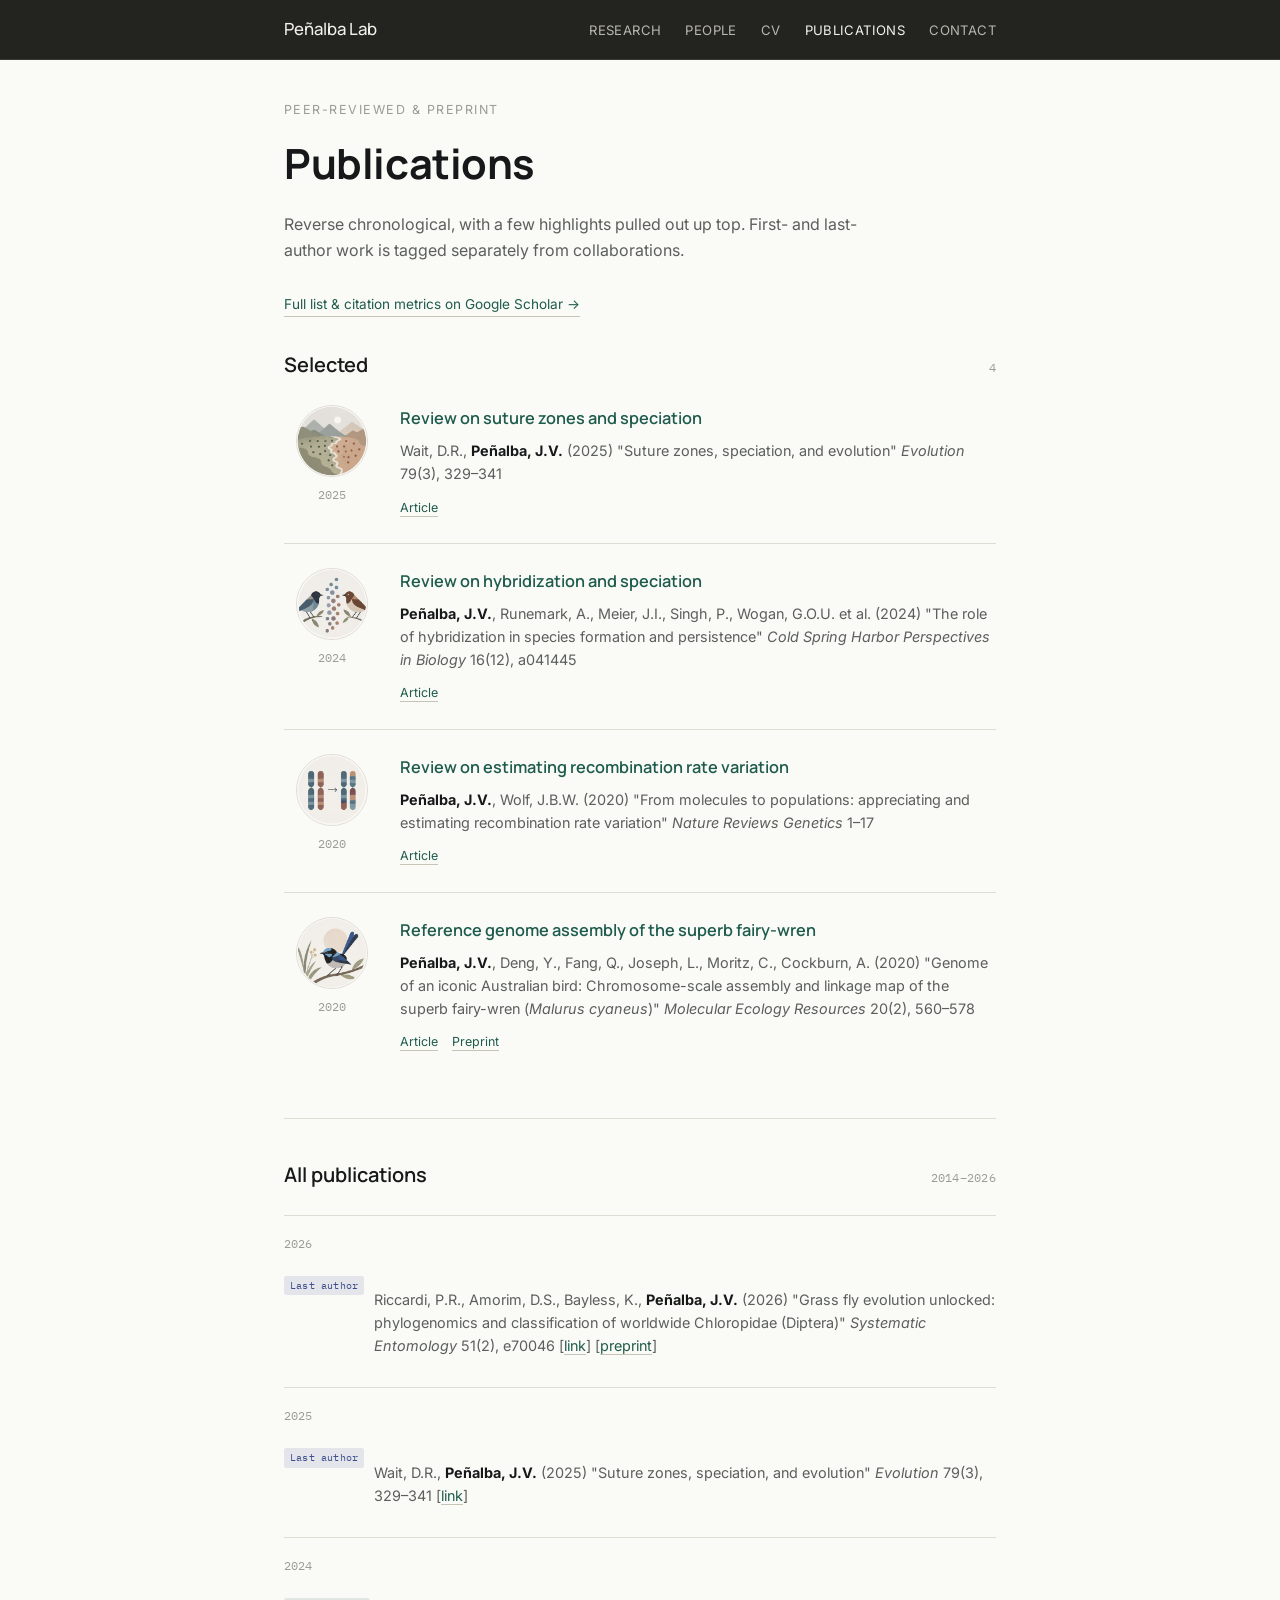
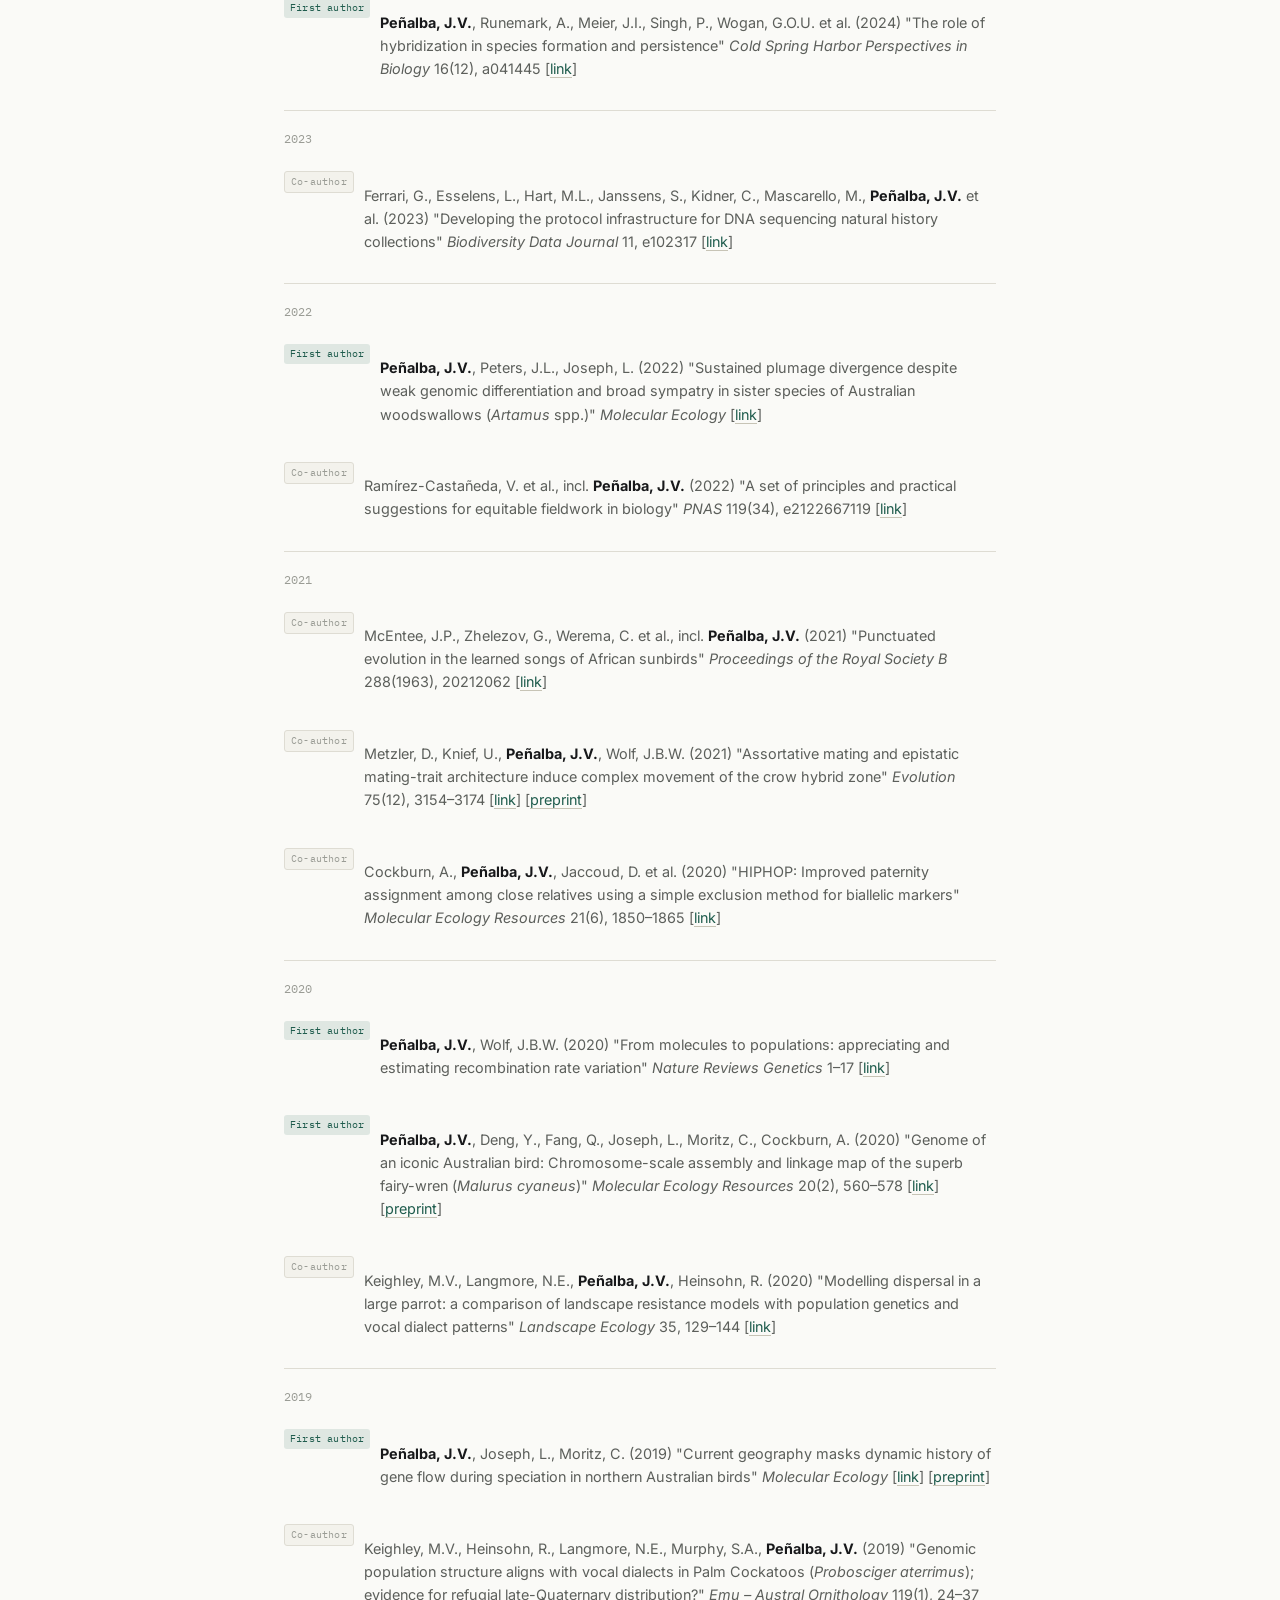
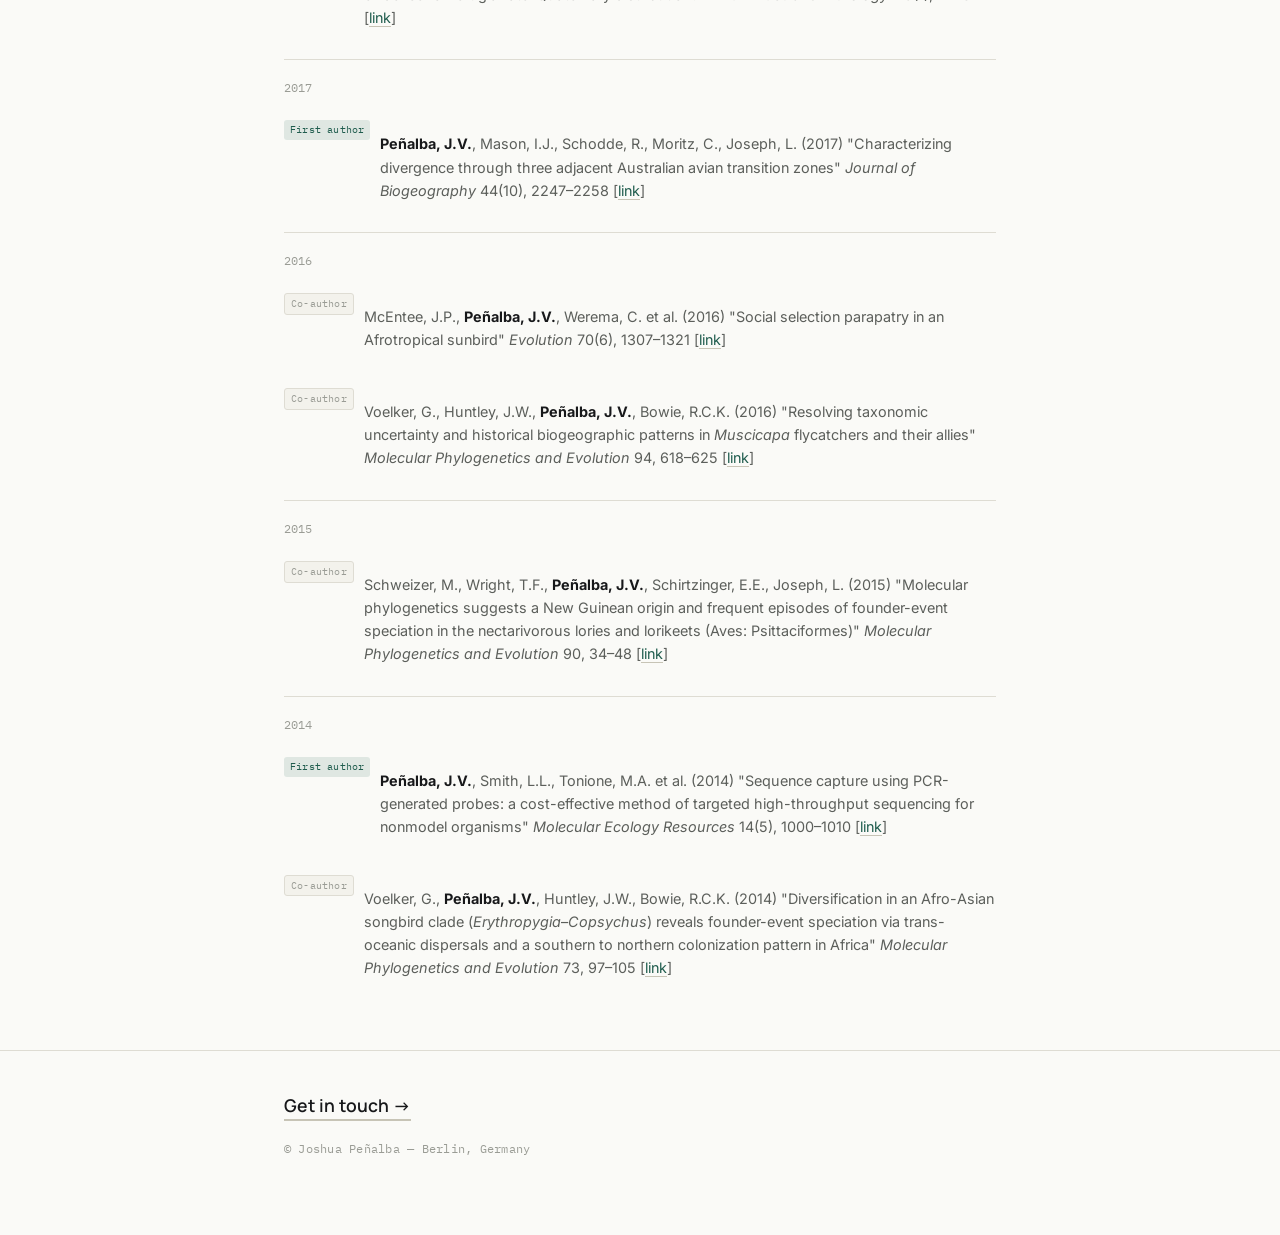
<file: publications-prototype.html>
<!DOCTYPE html>
<html lang="en">
<head>
<meta charset="UTF-8">
<meta name="viewport" content="width=device-width, initial-scale=1.0">
<title>Publications — Dr. Joshua Peñalba</title>
<link rel="preconnect" href="https://fonts.googleapis.com">
<link rel="preconnect" href="https://fonts.gstatic.com" crossorigin>
<link href="https://fonts.googleapis.com/css2?family=Manrope:wght@400;500;600;700&family=Inter:wght@400;500;600&family=IBM+Plex+Mono:wght@400;500&display=swap" rel="stylesheet">
<style>
  :root{
    --bg: #FAFAF7;
    --bg-raised: #F3F2EC;
    --ink: #17181A;
    --ink-soft: #5C5F5B;
    --ink-faint: #9A9C95;
    --accent: #1F5C4D;
    --accent-2: #3D4E8C;
    --line: #DEDCD3;
    --line-strong: #C7C4B6;
    --max: 760px;
    --dark-bg: #232320;
    --dark-line: #3A3A36;
    --dark-ink-soft: #B8B7AE;
  }
  *{ box-sizing: border-box; }
  html{ scroll-behavior: smooth; }
  body{
    margin:0; background: var(--bg); color: var(--ink);
    font-family: 'Inter', -apple-system, sans-serif;
    font-size: 16px; line-height: 1.6; -webkit-font-smoothing: antialiased;
  }
  a{ color: inherit; }
  .mono{ font-family: 'IBM Plex Mono', monospace; letter-spacing: 0.02em; }
  .wrap{ max-width: var(--max); margin: 0 auto; padding: 0 24px; }

  /* ---------- nav ---------- */
  header{
    background: var(--dark-bg); color: #F2F1EA;
    border-bottom: 1px solid var(--dark-line);
    position: sticky; top:0; z-index:50;
  }
  .nav-row{ display:flex; align-items:center; justify-content: space-between; padding: 16px 24px; max-width: var(--max); margin: 0 auto; }
  .nav-mark{ font-family:'Manrope', sans-serif; font-weight:500; font-size: 1.05rem; color:#F2F1EA; text-decoration:none; }
  nav ul{ list-style:none; display:flex; gap: 24px; margin:0; padding:0; }
  nav a{ text-decoration:none; font-size: 0.82rem; color: var(--dark-ink-soft); letter-spacing: 0.03em; text-transform: uppercase; position:relative; }
  nav a.current{ color:#F2F1EA; }
  nav a::after{
    content:''; position:absolute; left:0; right:0; bottom:-4px; height:2px;
    background: linear-gradient(90deg, var(--accent), var(--accent-2));
    transform: scaleX(0); transform-origin: left; transition: transform .25s ease;
  }
  nav a:hover::after, nav a:focus-visible::after{ transform: scaleX(1); }
  .menu-btn{ display:none; background:none; border:1px solid var(--dark-line); border-radius:6px; padding:8px 10px; cursor:pointer; }
  @media (max-width: 640px){
    .nav-row{ position: relative; }
    .menu-btn{ display:block; }
    nav.site-nav{
      display:none;
      position: absolute;
      top: 100%;
      left: 0;
      right: 0;
      z-index: 5;
      background: var(--dark-bg);
      border-bottom: 1px solid var(--dark-line);
    }
    nav.site-nav.open{ display:block; }
    nav.site-nav ul{
      flex-direction:column;
      gap: 0;
      max-width: var(--max);
      margin: 0 auto;
      padding: 0 24px 16px;
    }
    nav.site-nav a{
      display:block;
      padding: 12px 0;
      border-bottom: 1px solid var(--dark-line);
      text-transform:none;
      font-size: 0.95rem;
    }
    nav.site-nav a::after{ display:none; }
  }

  .page-head{ padding: 40px 0 32px; }
  .eyebrow{ font-size: 0.78rem; color: var(--ink-faint); text-transform: uppercase; letter-spacing: 0.12em; margin: 0 0 10px; }
  h1{ font-family:'Manrope', sans-serif; font-weight:700; font-size: clamp(1.9rem, 5vw, 2.6rem); margin: 0 0 8px; letter-spacing:-0.01em; }
  .page-lede{ color: var(--ink-soft); max-width: 60ch; }
  .scholar-link{ display:inline-flex; align-items:center; gap:6px; margin-top:14px; font-size:0.85rem; color:var(--accent); text-decoration:none; border-bottom:1px solid var(--line-strong); padding-bottom:1px; }
  .scholar-link:hover{ border-color: var(--accent); }

  section{ padding: 40px 0; border-top: 1px solid var(--line); }
  .section-head{ display:flex; align-items:baseline; justify-content:space-between; margin-bottom: 24px; }
  .section-head h2{ font-family:'Manrope', sans-serif; font-weight:600; font-size: 1.25rem; margin:0; }
  .section-count{ font-size: 0.78rem; color: var(--ink-faint); }

  /* ---------- selected / highlights ---------- */
  .highlight-list{ display:flex; flex-direction:column; }
  .highlight{
    display:grid;
    grid-template-columns: 96px 1fr;
    gap: 20px;
    padding: 24px 0;
    border-top: 1px solid var(--line);
  }
  .highlight:first-child{ border-top:none; padding-top:0; }
  .highlight-marker{ display:flex; flex-direction:column; align-items:center; gap:8px; }
  .highlight-icon{
    width: 72px; height: 72px;
    border-radius: 50%;
    background: var(--bg-raised);
    border: 1px solid var(--line);
    overflow: hidden;
    display:flex; align-items:center; justify-content:center;
    flex-shrink:0;
  }
  .highlight-icon img{ width:100%; height:100%; object-fit:cover; display:block; }
  .highlight-year{ font-size: 0.78rem; color: var(--ink-faint); }
  .highlight-blurb{
    font-family:'Manrope', sans-serif;
    font-size: 1.02rem;
    font-weight: 600;
    margin: 0 0 8px;
    color: var(--accent);
  }
  .highlight-cite{ font-size: 0.9rem; color: var(--ink-soft); margin: 0 0 8px; }
  .highlight-cite b{ color: var(--ink); }
  .highlight-cite .journal{ font-style: italic; }
  .highlight-links a{
    font-size: 0.78rem; color: var(--accent); text-decoration:none;
    border-bottom: 1px solid var(--line-strong); padding-bottom:1px; margin-right: 14px;
  }
  .highlight-links a:hover{ border-color: var(--accent); }
  .highlight-links .cite-count{ font-size: 0.78rem; font-weight: 600; color: var(--ink-soft); }

  @media (max-width:560px){
    .highlight{ grid-template-columns: 1fr; gap:6px; }
    .highlight-marker{ flex-direction:row; margin-bottom: 6px; }
  }

  /* ---------- full list ---------- */
  .pub-year-group{ margin-bottom: 6px; }
  .pub-year{
    font-family:'IBM Plex Mono', monospace;
    font-size: 0.78rem;
    color: var(--ink-faint);
    padding: 18px 0 10px;
    border-top: 1px solid var(--line);
  }
  .pub-year-group:first-child .pub-year{ border-top:none; padding-top:0; }
  .pub-item{ display:flex; gap:10px; padding: 10px 0; align-items:baseline; flex-wrap: wrap; }
  .pub-tag{
    font-family:'IBM Plex Mono', monospace;
    font-size: 0.62rem;
    padding: 2px 6px;
    border-radius: 3px;
    flex-shrink:0;
    align-self: flex-start;
    margin-top: 2px;
  }
  .pub-tag.first{ background: rgba(31,92,77,0.12); color: var(--accent); }
  .pub-tag.last{ background: rgba(61,78,140,0.12); color: var(--accent-2); }
  .pub-tag.co{ background: var(--bg-raised); color: var(--ink-faint); border:1px solid var(--line); }
  .pub-cite{ font-size: 0.9rem; color: var(--ink-soft); flex:1; min-width: 220px; }
  .pub-cite b{ color: var(--ink); }
  .pub-cite .journal{ font-style: italic; }
  .pub-cite a{ color: var(--accent); text-decoration:none; border-bottom:1px solid var(--line-strong); }
  .pub-cite a:hover{ border-color: var(--accent); }
  .pub-cite .cite-count{ font-size: 0.78rem; font-weight: 600; color: var(--ink-soft); }

  footer{ padding: 40px 0 64px; border-top: 1px solid var(--line); }
  .contact-link{ font-family:'Manrope', sans-serif; font-weight:600; font-size: 1.1rem; text-decoration:none; border-bottom: 2px solid var(--line-strong); padding-bottom:2px; }
  .contact-link:hover{ border-color: var(--accent); color: var(--accent); }
  .foot-note{ margin-top: 20px; font-size: 0.76rem; color: var(--ink-faint); }

  @media (prefers-reduced-motion: reduce){ *{ transition:none !important; scroll-behavior:auto !important; } }
</style>
</head>
<body>

<header>
  <div class="nav-row">
    <a class="nav-mark" href="index.html">Peñalba Lab</a>
    <nav class="site-nav" id="siteNav">
      <ul>
        <li><a href="index.html#research">Research</a></li>
        <li><a href="index.html#people">People</a></li>
        <li><a href="cv-prototype.html">CV</a></li>
        <li><a href="#" class="current">Publications</a></li>
        <li><a href="index.html#site-footer">Contact</a></li>
      </ul>
    </nav>
    <button class="menu-btn" aria-label="Toggle menu" aria-expanded="false" id="menuBtn">
      <svg width="18" height="18" viewBox="0 0 18 18" fill="none"><path d="M2 4.5H16M2 9H16M2 13.5H16" stroke="#F2F1EA" stroke-width="1.4" stroke-linecap="round"/></svg>
    </button>
  </div>
</header>

<main class="wrap">

  <div class="page-head">
    <p class="eyebrow">Peer-reviewed &amp; preprint</p>
    <h1>Publications</h1>
    <p class="page-lede">Reverse chronological, with a few highlights pulled out up top. First- and last-author work is tagged separately from collaborations.</p>
    <a class="scholar-link" href="http://scholar.google.com.au/citations?user=zlg1L_AAAAAJ&hl=en&oi=ao" target="_blank" rel="noopener">Full list &amp; citation metrics on Google Scholar →</a>
  </div>

  <section style="border-top:none; padding-top:0;">
    <div class="section-head">
      <h2>Selected</h2>
      <span class="section-count mono">4</span>
    </div>
    <div class="highlight-list">
      <div class="highlight">
        <div class="highlight-marker">
          <div class="highlight-icon" title="Suture zone">
            <img src="icon-suture-zone.jpg" alt="Illustration of a landscape split into two zones by a winding path">
          </div>
          <div class="highlight-year mono">2025</div>
        </div>
        <div>
          <p class="highlight-blurb">Review on suture zones and speciation</p>
          <p class="highlight-cite">Wait, D.R., <b>Peñalba, J.V.</b> (2025) "Suture zones, speciation, and evolution" <span class="journal">Evolution</span> 79(3), 329–341</p>
          <div class="highlight-links"><a href="https://doi.org/10.1093/evolut/qpae184" target="_blank" rel="noopener">Article</a><span class="cite-count mono" data-doi="10.1093/evolut/qpae184"></span></div>
        </div>
      </div>
      <div class="highlight">
        <div class="highlight-marker">
          <div class="highlight-icon" title="Hybridization">
            <img src="icon-hybridization.jpg" alt="Illustration of two birds facing each other with a gradient of dots between them">
          </div>
          <div class="highlight-year mono">2024</div>
        </div>
        <div>
          <p class="highlight-blurb">Review on hybridization and speciation</p>
          <p class="highlight-cite"><b>Peñalba, J.V.</b>, Runemark, A., Meier, J.I., Singh, P., Wogan, G.O.U. et al. (2024) "The role of hybridization in species formation and persistence" <span class="journal">Cold Spring Harbor Perspectives in Biology</span> 16(12), a041445</p>
          <div class="highlight-links"><a href="https://cshperspectives.cshlp.org/content/16/12/a041445" target="_blank" rel="noopener">Article</a><span class="cite-count mono" data-doi="10.1101/cshperspect.a041445"></span></div>
        </div>
      </div>
      <div class="highlight">
        <div class="highlight-marker">
          <div class="highlight-icon" title="Recombination">
            <img src="icon-recombination.jpg" alt="Illustration of chromosomes exchanging segments with an arrow">
          </div>
          <div class="highlight-year mono">2020</div>
        </div>
        <div>
          <p class="highlight-blurb">Review on estimating recombination rate variation</p>
          <p class="highlight-cite"><b>Peñalba, J.V.</b>, Wolf, J.B.W. (2020) "From molecules to populations: appreciating and estimating recombination rate variation" <span class="journal">Nature Reviews Genetics</span> 1–17</p>
          <div class="highlight-links"><a href="https://www.nature.com/articles/s41576-020-0240-1" target="_blank" rel="noopener">Article</a><span class="cite-count mono" data-doi="10.1038/s41576-020-0240-1"></span></div>
        </div>
      </div>
      <div class="highlight">
        <div class="highlight-marker">
          <div class="highlight-icon" title="Superb fairywren">
            <img src="icon-fairywren.jpg" alt="Illustration of a superb fairywren perched on a branch">
          </div>
          <div class="highlight-year mono">2020</div>
        </div>
        <div>
          <p class="highlight-blurb">Reference genome assembly of the superb fairy-wren</p>
          <p class="highlight-cite"><b>Peñalba, J.V.</b>, Deng, Y., Fang, Q., Joseph, L., Moritz, C., Cockburn, A. (2020) "Genome of an iconic Australian bird: Chromosome-scale assembly and linkage map of the superb fairy-wren (<i>Malurus cyaneus</i>)" <span class="journal">Molecular Ecology Resources</span> 20(2), 560–578</p>
          <div class="highlight-links"><a href="https://onlinelibrary.wiley.com/doi/full/10.1111/1755-0998.13124" target="_blank" rel="noopener">Article</a><a href="https://www.biorxiv.org/content/10.1101/742965v1.abstract" target="_blank" rel="noopener">Preprint</a><span class="cite-count mono" data-doi="10.1111/1755-0998.13124"></span></div>
        </div>
      </div>
    </div>
  </section>

  <section>
    <div class="section-head">
      <h2>All publications</h2>
      <span class="section-count mono">2014–2026</span>
    </div>

    <div class="pub-year-group">
      <div class="pub-year">2026</div>
      <div class="pub-item">
        <span class="pub-tag last mono">Last author</span>
        <p class="pub-cite">Riccardi, P.R., Amorim, D.S., Bayless, K., <b>Peñalba, J.V.</b> (2026) "Grass fly evolution unlocked: phylogenomics and classification of worldwide Chloropidae (Diptera)" <span class="journal">Systematic Entomology</span> 51(2), e70046 [<a href="https://doi.org/10.1111/syen.70046" target="_blank" rel="noopener">link</a>] [<a href="https://www.biorxiv.org/content/10.1101/2025.09.30.679457v1" target="_blank" rel="noopener">preprint</a>] <span class="cite-count mono" data-doi="10.1111/syen.70046"></span></p>
      </div>
    </div>

    <div class="pub-year-group">
      <div class="pub-year">2025</div>
      <div class="pub-item">
        <span class="pub-tag last mono">Last author</span>
        <p class="pub-cite">Wait, D.R., <b>Peñalba, J.V.</b> (2025) "Suture zones, speciation, and evolution" <span class="journal">Evolution</span> 79(3), 329–341 [<a href="https://doi.org/10.1093/evolut/qpae184" target="_blank" rel="noopener">link</a>] <span class="cite-count mono" data-doi="10.1093/evolut/qpae184"></span></p>
      </div>
    </div>

    <div class="pub-year-group">
      <div class="pub-year">2024</div>
      <div class="pub-item">
        <span class="pub-tag first mono">First author</span>
        <p class="pub-cite"><b>Peñalba, J.V.</b>, Runemark, A., Meier, J.I., Singh, P., Wogan, G.O.U. et al. (2024) "The role of hybridization in species formation and persistence" <span class="journal">Cold Spring Harbor Perspectives in Biology</span> 16(12), a041445 [<a href="https://cshperspectives.cshlp.org/content/16/12/a041445" target="_blank" rel="noopener">link</a>] <span class="cite-count mono" data-doi="10.1101/cshperspect.a041445"></span></p>
      </div>
    </div>

    <div class="pub-year-group">
      <div class="pub-year">2023</div>
      <div class="pub-item">
        <span class="pub-tag co mono">Co-author</span>
        <p class="pub-cite">Ferrari, G., Esselens, L., Hart, M.L., Janssens, S., Kidner, C., Mascarello, M., <b>Peñalba, J.V.</b> et al. (2023) "Developing the protocol infrastructure for DNA sequencing natural history collections" <span class="journal">Biodiversity Data Journal</span> 11, e102317 [<a href="https://doi.org/10.3897/BDJ.11.e102317" target="_blank" rel="noopener">link</a>] <span class="cite-count mono" data-doi="10.3897/BDJ.11.e102317"></span></p>
      </div>
    </div>

    <div class="pub-year-group">
      <div class="pub-year">2022</div>
      <div class="pub-item">
        <span class="pub-tag first mono">First author</span>
        <p class="pub-cite"><b>Peñalba, J.V.</b>, Peters, J.L., Joseph, L. (2022) "Sustained plumage divergence despite weak genomic differentiation and broad sympatry in sister species of Australian woodswallows (<i>Artamus</i> spp.)" <span class="journal">Molecular Ecology</span> [<a href="https://onlinelibrary.wiley.com/doi/full/10.1111/mec.16637" target="_blank" rel="noopener">link</a>] <span class="cite-count mono" data-doi="10.1111/mec.16637"></span></p>
      </div>
      <div class="pub-item">
        <span class="pub-tag co mono">Co-author</span>
        <p class="pub-cite">Ramírez-Castañeda, V. et al., incl. <b>Peñalba, J.V.</b> (2022) "A set of principles and practical suggestions for equitable fieldwork in biology" <span class="journal">PNAS</span> 119(34), e2122667119 [<a href="https://www.pnas.org/doi/full/10.1073/pnas.2122667119" target="_blank" rel="noopener">link</a>] <span class="cite-count mono" data-doi="10.1073/pnas.2122667119"></span></p>
      </div>
    </div>

    <div class="pub-year-group">
      <div class="pub-year">2021</div>
      <div class="pub-item">
        <span class="pub-tag co mono">Co-author</span>
        <p class="pub-cite">McEntee, J.P., Zhelezov, G., Werema, C. et al., incl. <b>Peñalba, J.V.</b> (2021) "Punctuated evolution in the learned songs of African sunbirds" <span class="journal">Proceedings of the Royal Society B</span> 288(1963), 20212062 [<a href="https://royalsocietypublishing.org/doi/full/10.1098/rspb.2021.2062" target="_blank" rel="noopener">link</a>] <span class="cite-count mono" data-doi="10.1098/rspb.2021.2062"></span></p>
      </div>
      <div class="pub-item">
        <span class="pub-tag co mono">Co-author</span>
        <p class="pub-cite">Metzler, D., Knief, U., <b>Peñalba, J.V.</b>, Wolf, J.B.W. (2021) "Assortative mating and epistatic mating-trait architecture induce complex movement of the crow hybrid zone" <span class="journal">Evolution</span> 75(12), 3154–3174 [<a href="https://onlinelibrary.wiley.com/doi/full/10.1111/evo.14386" target="_blank" rel="noopener">link</a>] [<a href="https://www.biorxiv.org/content/10.1101/2020.03.10.985333v4.abstract" target="_blank" rel="noopener">preprint</a>] <span class="cite-count mono" data-doi="10.1111/evo.14386"></span></p>
      </div>
      <div class="pub-item">
        <span class="pub-tag co mono">Co-author</span>
        <p class="pub-cite">Cockburn, A., <b>Peñalba, J.V.</b>, Jaccoud, D. et al. (2020) "HIPHOP: Improved paternity assignment among close relatives using a simple exclusion method for biallelic markers" <span class="journal">Molecular Ecology Resources</span> 21(6), 1850–1865 [<a href="https://onlinelibrary.wiley.com/doi/full/10.1111/1755-0998.13389" target="_blank" rel="noopener">link</a>] <span class="cite-count mono" data-doi="10.1111/1755-0998.13389"></span></p>
      </div>
    </div>

    <div class="pub-year-group">
      <div class="pub-year">2020</div>
      <div class="pub-item">
        <span class="pub-tag first mono">First author</span>
        <p class="pub-cite"><b>Peñalba, J.V.</b>, Wolf, J.B.W. (2020) "From molecules to populations: appreciating and estimating recombination rate variation" <span class="journal">Nature Reviews Genetics</span> 1–17 [<a href="https://www.nature.com/articles/s41576-020-0240-1" target="_blank" rel="noopener">link</a>] <span class="cite-count mono" data-doi="10.1038/s41576-020-0240-1"></span></p>
      </div>
      <div class="pub-item">
        <span class="pub-tag first mono">First author</span>
        <p class="pub-cite"><b>Peñalba, J.V.</b>, Deng, Y., Fang, Q., Joseph, L., Moritz, C., Cockburn, A. (2020) "Genome of an iconic Australian bird: Chromosome-scale assembly and linkage map of the superb fairy-wren (<i>Malurus cyaneus</i>)" <span class="journal">Molecular Ecology Resources</span> 20(2), 560–578 [<a href="https://onlinelibrary.wiley.com/doi/full/10.1111/1755-0998.13124" target="_blank" rel="noopener">link</a>] [<a href="https://www.biorxiv.org/content/10.1101/742965v1.abstract" target="_blank" rel="noopener">preprint</a>] <span class="cite-count mono" data-doi="10.1111/1755-0998.13124"></span></p>
      </div>
      <div class="pub-item">
        <span class="pub-tag co mono">Co-author</span>
        <p class="pub-cite">Keighley, M.V., Langmore, N.E., <b>Peñalba, J.V.</b>, Heinsohn, R. (2020) "Modelling dispersal in a large parrot: a comparison of landscape resistance models with population genetics and vocal dialect patterns" <span class="journal">Landscape Ecology</span> 35, 129–144 [<a href="https://link.springer.com/article/10.1007/s10980-019-00938-0" target="_blank" rel="noopener">link</a>] <span class="cite-count mono" data-doi="10.1007/s10980-019-00938-0"></span></p>
      </div>
    </div>

    <div class="pub-year-group">
      <div class="pub-year">2019</div>
      <div class="pub-item">
        <span class="pub-tag first mono">First author</span>
        <p class="pub-cite"><b>Peñalba, J.V.</b>, Joseph, L., Moritz, C. (2019) "Current geography masks dynamic history of gene flow during speciation in northern Australian birds" <span class="journal">Molecular Ecology</span> [<a href="https://doi.org/10.1111/mec.14978" target="_blank" rel="noopener">link</a>] [<a href="https://www.biorxiv.org/content/early/2017/08/20/178475" target="_blank" rel="noopener">preprint</a>] <span class="cite-count mono" data-doi="10.1111/mec.14978"></span></p>
      </div>
      <div class="pub-item">
        <span class="pub-tag co mono">Co-author</span>
        <p class="pub-cite">Keighley, M.V., Heinsohn, R., Langmore, N.E., Murphy, S.A., <b>Peñalba, J.V.</b> (2019) "Genomic population structure aligns with vocal dialects in Palm Cockatoos (<i>Probosciger aterrimus</i>); evidence for refugial late-Quaternary distribution?" <span class="journal">Emu – Austral Ornithology</span> 119(1), 24–37 [<a href="https://www.tandfonline.com/doi/abs/10.1080/01584197.2018.1483731" target="_blank" rel="noopener">link</a>] <span class="cite-count mono" data-doi="10.1080/01584197.2018.1483731"></span></p>
      </div>
    </div>

    <div class="pub-year-group">
      <div class="pub-year">2017</div>
      <div class="pub-item">
        <span class="pub-tag first mono">First author</span>
        <p class="pub-cite"><b>Peñalba, J.V.</b>, Mason, I.J., Schodde, R., Moritz, C., Joseph, L. (2017) "Characterizing divergence through three adjacent Australian avian transition zones" <span class="journal">Journal of Biogeography</span> 44(10), 2247–2258 [<a href="http://onlinelibrary.wiley.com/doi/10.1111/jbi.13048/full" target="_blank" rel="noopener">link</a>] <span class="cite-count mono" data-doi="10.1111/jbi.13048"></span></p>
      </div>
    </div>

    <div class="pub-year-group">
      <div class="pub-year">2016</div>
      <div class="pub-item">
        <span class="pub-tag co mono">Co-author</span>
        <p class="pub-cite">McEntee, J.P., <b>Peñalba, J.V.</b>, Werema, C. et al. (2016) "Social selection parapatry in an Afrotropical sunbird" <span class="journal">Evolution</span> 70(6), 1307–1321 [<a href="http://onlinelibrary.wiley.com/doi/10.1111/evo.12950/full" target="_blank" rel="noopener">link</a>] <span class="cite-count mono" data-doi="10.1111/evo.12950"></span></p>
      </div>
      <div class="pub-item">
        <span class="pub-tag co mono">Co-author</span>
        <p class="pub-cite">Voelker, G., Huntley, J.W., <b>Peñalba, J.V.</b>, Bowie, R.C.K. (2016) "Resolving taxonomic uncertainty and historical biogeographic patterns in <i>Muscicapa</i> flycatchers and their allies" <span class="journal">Molecular Phylogenetics and Evolution</span> 94, 618–625 [<a href="http://www.sciencedirect.com/science/article/pii/S1055790315003024" target="_blank" rel="noopener">link</a>] <span class="cite-count mono" data-doi="10.1016/j.ympev.2015.09.026"></span></p>
      </div>
    </div>

    <div class="pub-year-group">
      <div class="pub-year">2015</div>
      <div class="pub-item">
        <span class="pub-tag co mono">Co-author</span>
        <p class="pub-cite">Schweizer, M., Wright, T.F., <b>Peñalba, J.V.</b>, Schirtzinger, E.E., Joseph, L. (2015) "Molecular phylogenetics suggests a New Guinean origin and frequent episodes of founder-event speciation in the nectarivorous lories and lorikeets (Aves: Psittaciformes)" <span class="journal">Molecular Phylogenetics and Evolution</span> 90, 34–48 [<a href="http://www.sciencedirect.com/science/article/pii/S1055790315001232" target="_blank" rel="noopener">link</a>] <span class="cite-count mono" data-doi="10.1016/j.ympev.2015.04.021"></span></p>
      </div>
    </div>

    <div class="pub-year-group">
      <div class="pub-year">2014</div>
      <div class="pub-item">
        <span class="pub-tag first mono">First author</span>
        <p class="pub-cite"><b>Peñalba, J.V.</b>, Smith, L.L., Tonione, M.A. et al. (2014) "Sequence capture using PCR-generated probes: a cost-effective method of targeted high-throughput sequencing for nonmodel organisms" <span class="journal">Molecular Ecology Resources</span> 14(5), 1000–1010 [<a href="http://onlinelibrary.wiley.com/doi/10.1111/1755-0998.12249/full" target="_blank" rel="noopener">link</a>] <span class="cite-count mono" data-doi="10.1111/1755-0998.12249"></span></p>
      </div>
      <div class="pub-item">
        <span class="pub-tag co mono">Co-author</span>
        <p class="pub-cite">Voelker, G., <b>Peñalba, J.V.</b>, Huntley, J.W., Bowie, R.C.K. (2014) "Diversification in an Afro-Asian songbird clade (<i>Erythropygia</i>–<i>Copsychus</i>) reveals founder-event speciation via trans-oceanic dispersals and a southern to northern colonization pattern in Africa" <span class="journal">Molecular Phylogenetics and Evolution</span> 73, 97–105 [<a href="http://www.sciencedirect.com/science/article/pii/S1055790314000372" target="_blank" rel="noopener">link</a>] <span class="cite-count mono" data-doi="10.1016/j.ympev.2014.01.024"></span></p>
      </div>
    </div>

  </section>

</main>

<footer id="site-footer">
  <div class="wrap">
    <a class="contact-link" href="mailto:hello@joshuapenalba.com">Get in touch →</a>
    <p class="foot-note mono">© Joshua Peñalba — Berlin, Germany</p>
  </div>
</footer>

<script>
  const btn = document.getElementById('menuBtn');
  const nav = document.getElementById('siteNav');
  btn.addEventListener('click', () => {
    const open = nav.classList.toggle('open');
    btn.setAttribute('aria-expanded', open);
  });
  nav.querySelectorAll('a').forEach(a => a.addEventListener('click', () => nav.classList.remove('open')));

  // ---- live citation counts, via Semantic Scholar's free API ----
  (async () => {
    const nodes = Array.from(document.querySelectorAll('.cite-count[data-doi]'));
    const uniqueDois = [...new Set(nodes.map(n => n.dataset.doi))];
    if (!uniqueDois.length) return;

    const CACHE_KEY = 'citationCounts_v1';
    const CACHE_TTL_MS = 24 * 60 * 60 * 1000;
    let counts = {};
    try {
      const cached = JSON.parse(localStorage.getItem(CACHE_KEY) || 'null');
      if (cached && Date.now() - cached.ts < CACHE_TTL_MS) counts = cached.counts;
    } catch (e) {}

    const missing = uniqueDois.filter(doi => !(doi in counts));
    if (missing.length) {
      try {
        const res = await fetch('https://api.semanticscholar.org/graph/v1/paper/batch?fields=citationCount', {
          method: 'POST',
          headers: { 'Content-Type': 'application/json' },
          body: JSON.stringify({ ids: missing.map(doi => `DOI:${doi}`) })
        });
        if (res.ok) {
          const data = await res.json();
          missing.forEach((doi, i) => {
            const paper = data[i];
            counts[doi] = (paper && typeof paper.citationCount === 'number') ? paper.citationCount : null;
          });
          try { localStorage.setItem(CACHE_KEY, JSON.stringify({ ts: Date.now(), counts })); } catch (e) {}
        }
      } catch (e) {
        // API unreachable -- counts just stay blank, nothing else on the page depends on this
      }
    }

    nodes.forEach(node => {
      const c = counts[node.dataset.doi];
      if (typeof c === 'number') {
        node.textContent = c === 1 ? '1 citation' : `${c.toLocaleString()} citations`;
      }
    });
  })();
</script>

</body>
</html>
</file>
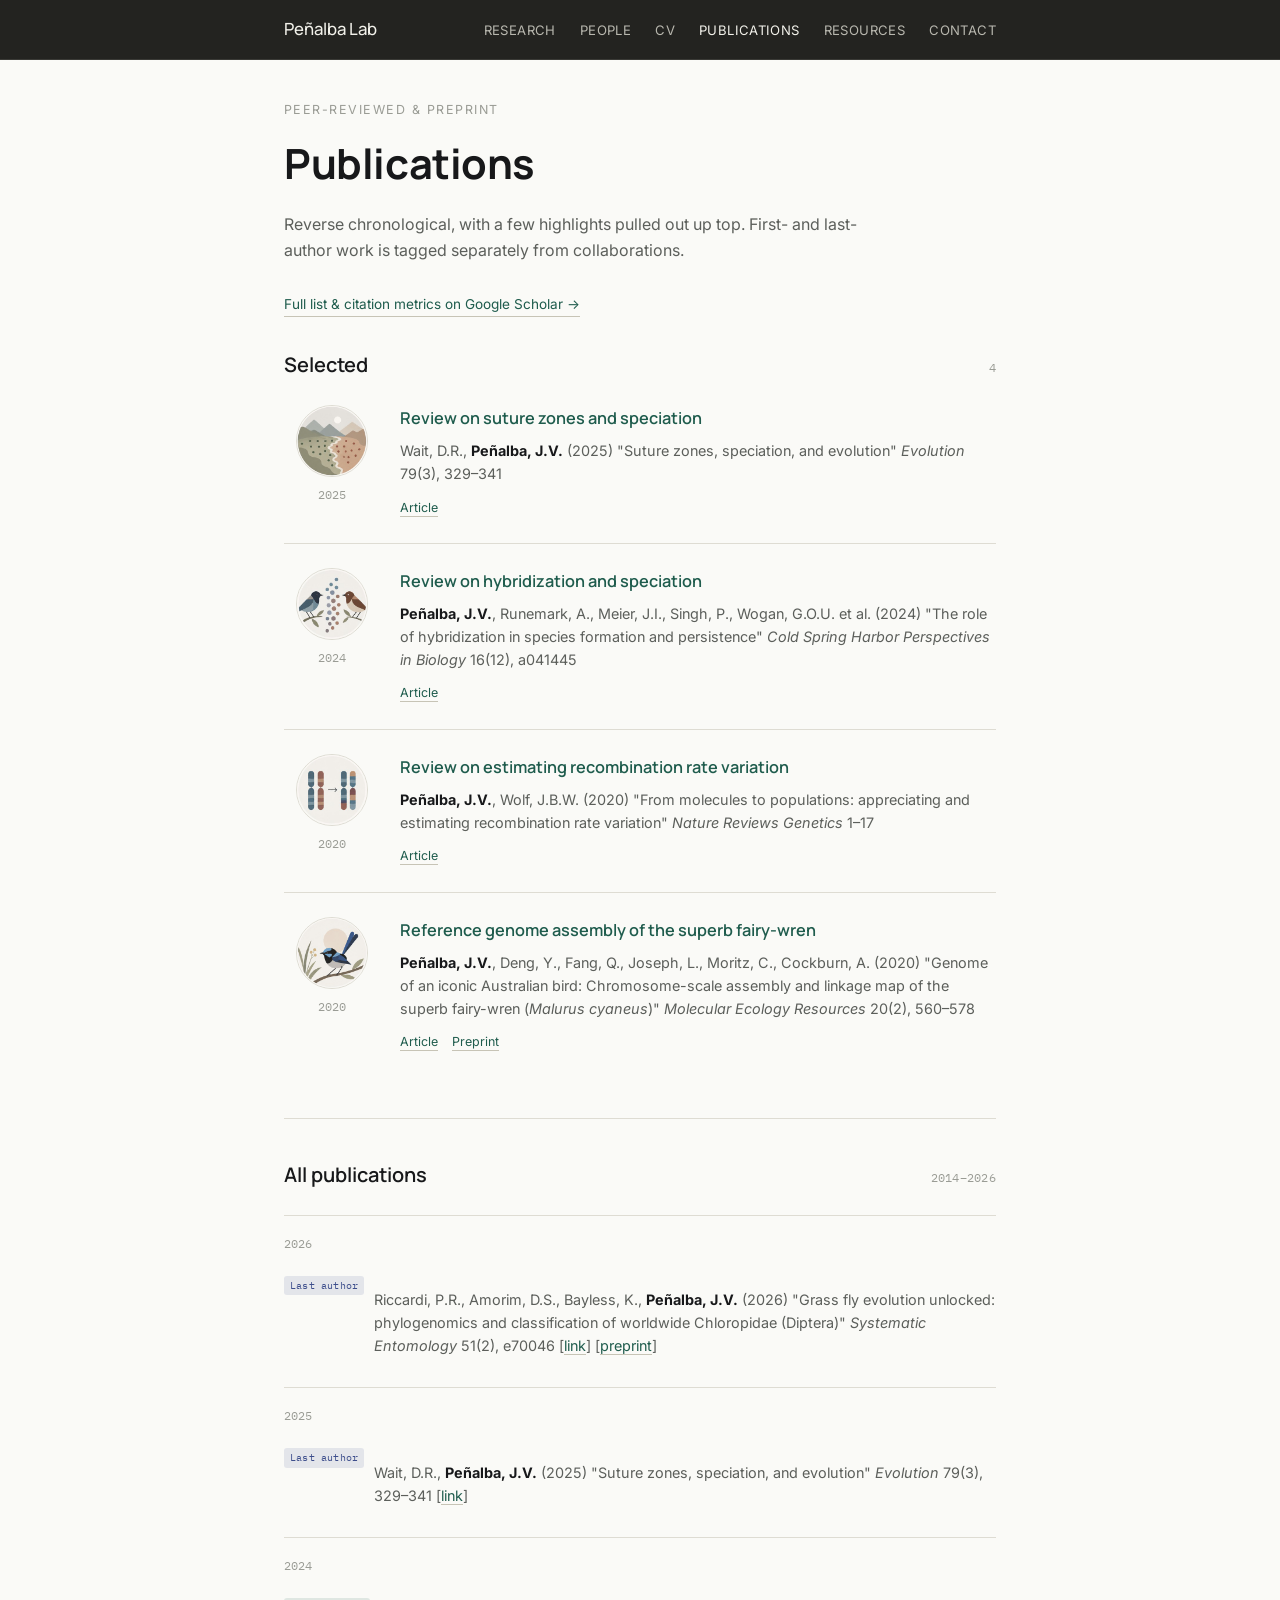
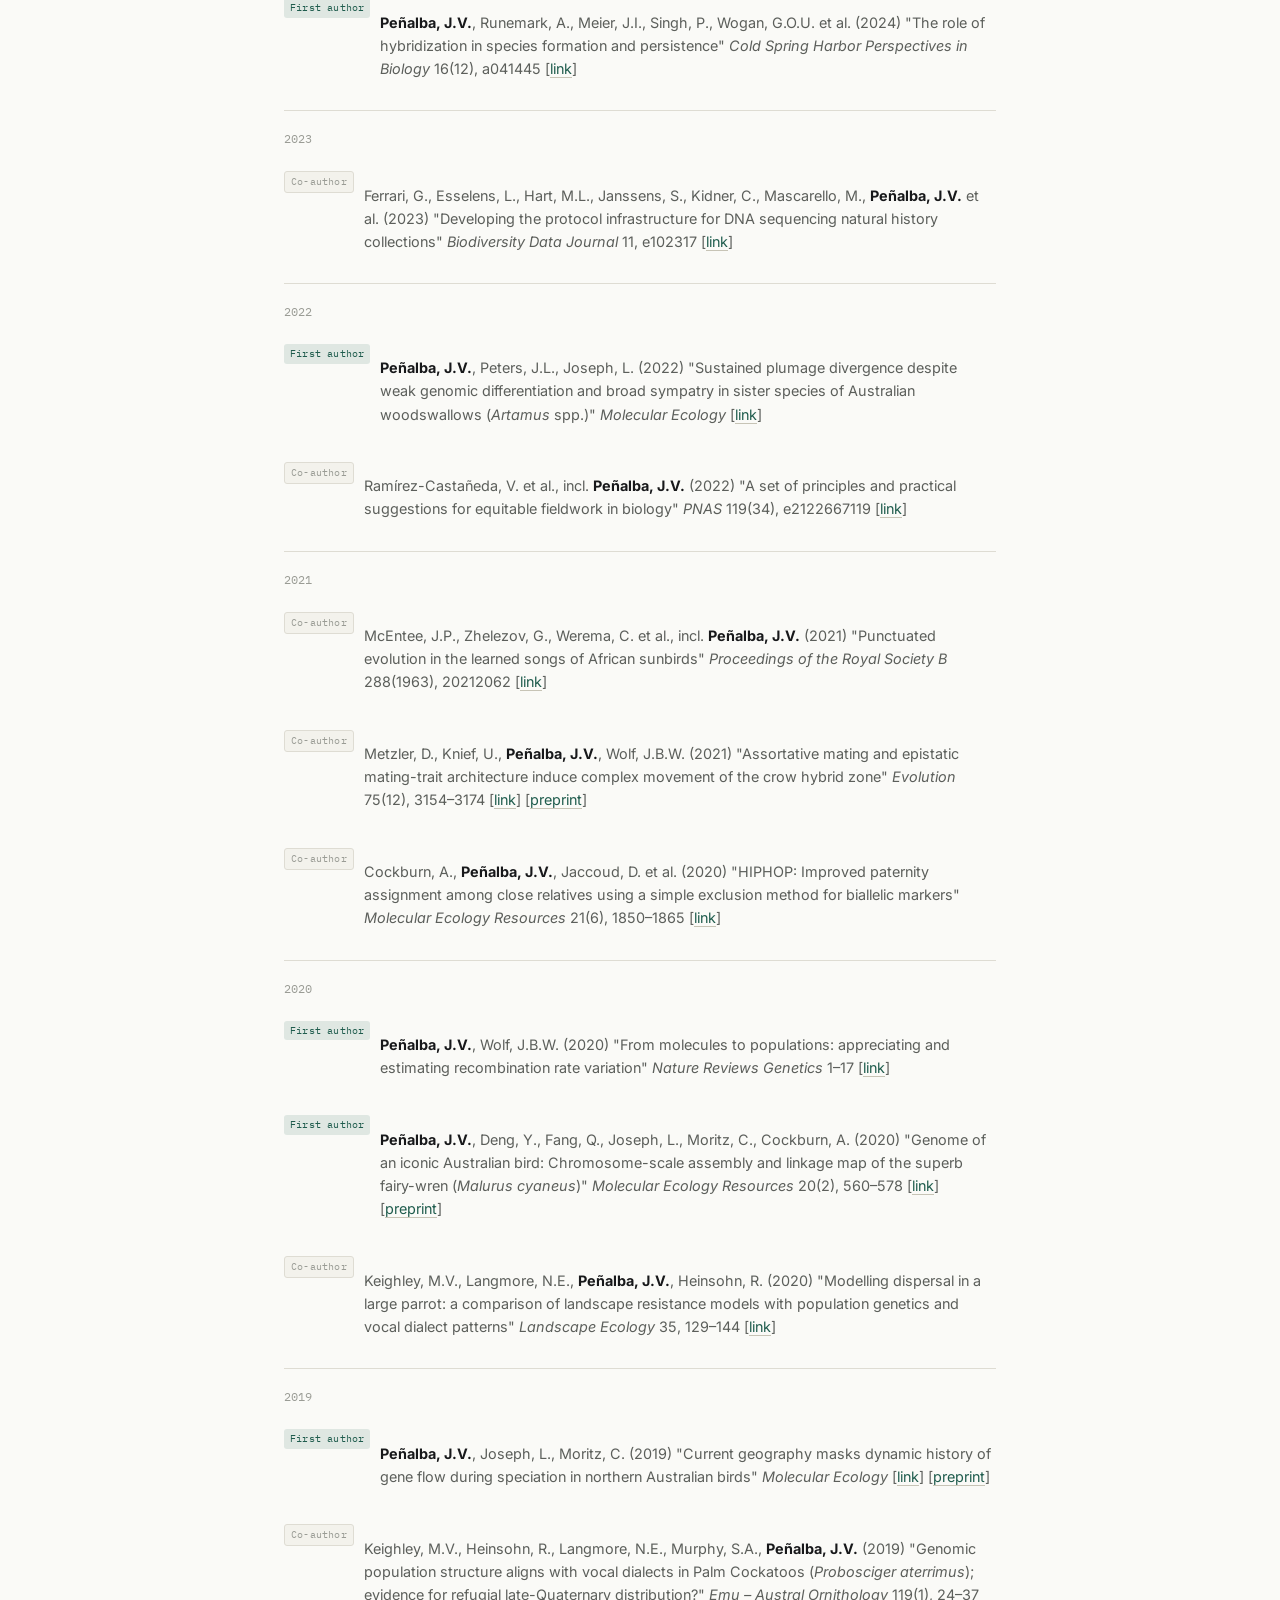
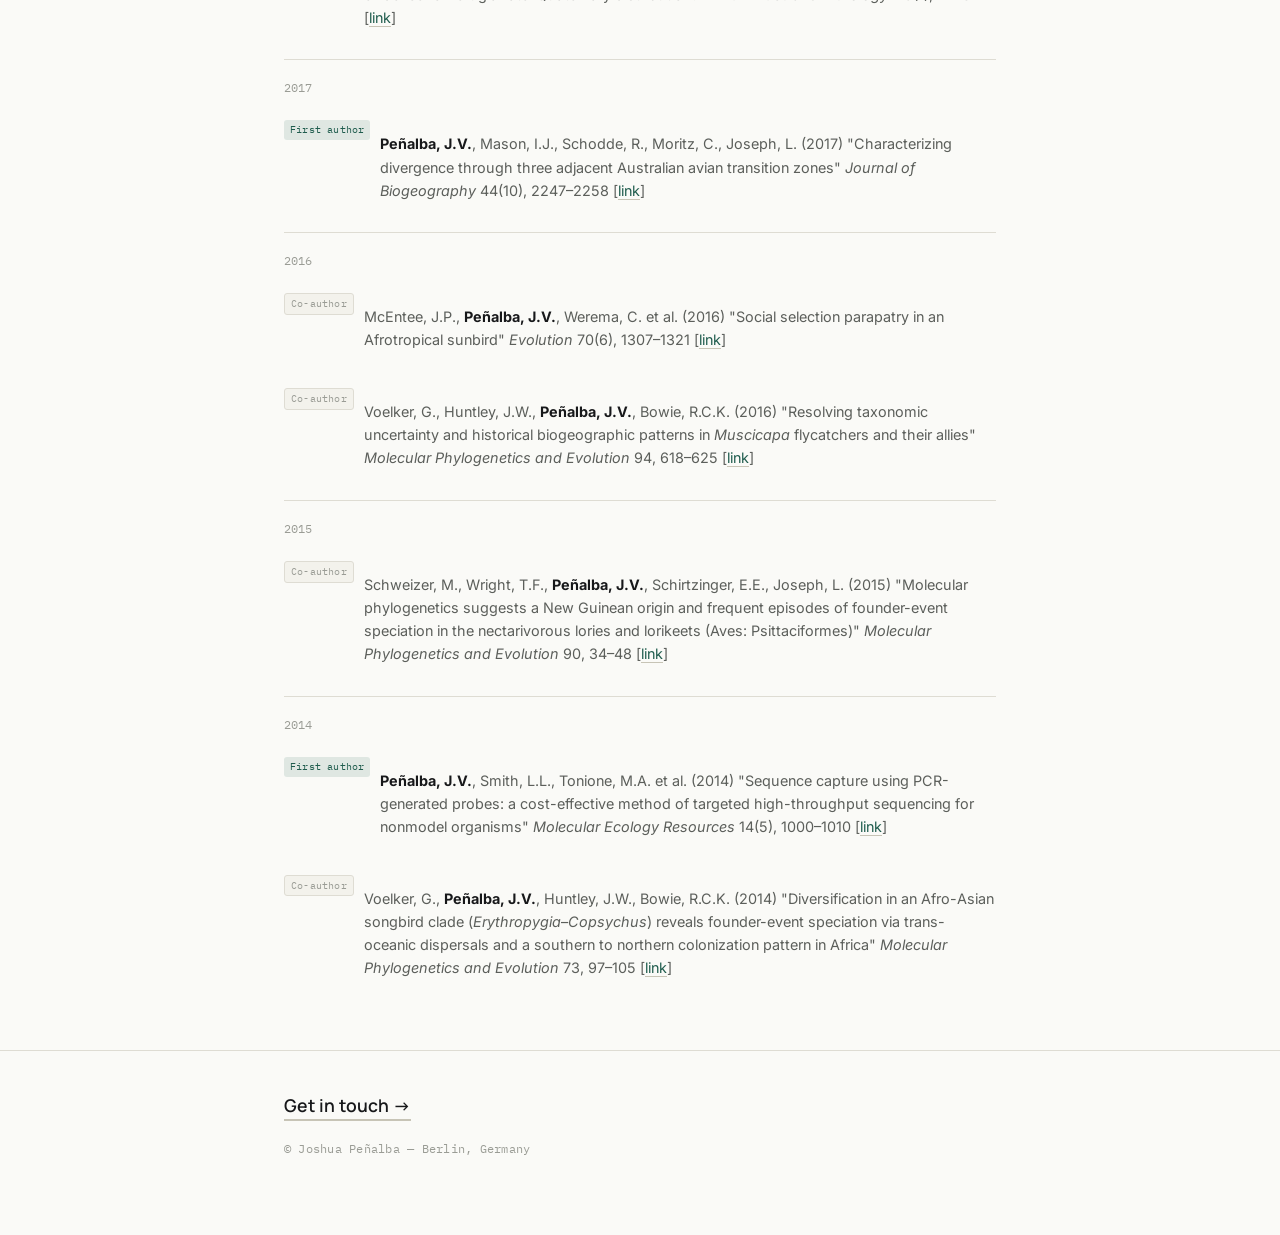
<file: publications.html>
<!DOCTYPE html>
<html lang="en">
<head>
<meta charset="UTF-8">
<meta name="viewport" content="width=device-width, initial-scale=1.0">
<title>Publications — Dr. Joshua Peñalba</title>
<link rel="preconnect" href="https://fonts.googleapis.com">
<link rel="preconnect" href="https://fonts.gstatic.com" crossorigin>
<link href="https://fonts.googleapis.com/css2?family=Manrope:wght@400;500;600;700&family=Inter:wght@400;500;600&family=IBM+Plex+Mono:wght@400;500&display=swap" rel="stylesheet">
<style>
  :root{
    --bg: #FAFAF7;
    --bg-raised: #F3F2EC;
    --ink: #17181A;
    --ink-soft: #5C5F5B;
    --ink-faint: #9A9C95;
    --accent: #1F5C4D;
    --accent-2: #3D4E8C;
    --line: #DEDCD3;
    --line-strong: #C7C4B6;
    --max: 760px;
    --dark-bg: #232320;
    --dark-line: #3A3A36;
    --dark-ink-soft: #B8B7AE;
  }
  *{ box-sizing: border-box; }
  html{ scroll-behavior: smooth; }
  body{
    margin:0; background: var(--bg); color: var(--ink);
    font-family: 'Inter', -apple-system, sans-serif;
    font-size: 16px; line-height: 1.6; -webkit-font-smoothing: antialiased;
  }
  a{ color: inherit; }
  .mono{ font-family: 'IBM Plex Mono', monospace; letter-spacing: 0.02em; }
  .wrap{ max-width: var(--max); margin: 0 auto; padding: 0 24px; }

  /* ---------- nav ---------- */
  header{
    background: var(--dark-bg); color: #F2F1EA;
    border-bottom: 1px solid var(--dark-line);
    position: sticky; top:0; z-index:50;
  }
  .nav-row{ display:flex; align-items:center; justify-content: space-between; padding: 16px 24px; max-width: var(--max); margin: 0 auto; }
  .nav-mark{ font-family:'Manrope', sans-serif; font-weight:500; font-size: 1.05rem; color:#F2F1EA; text-decoration:none; }
  nav ul{ list-style:none; display:flex; gap: 24px; margin:0; padding:0; }
  nav a{ text-decoration:none; font-size: 0.82rem; color: var(--dark-ink-soft); letter-spacing: 0.03em; text-transform: uppercase; position:relative; }
  nav a.current{ color:#F2F1EA; }
  nav a::after{
    content:''; position:absolute; left:0; right:0; bottom:-4px; height:2px;
    background: linear-gradient(90deg, var(--accent), var(--accent-2));
    transform: scaleX(0); transform-origin: left; transition: transform .25s ease;
  }
  nav a:hover::after, nav a:focus-visible::after{ transform: scaleX(1); }
  .menu-btn{ display:none; background:none; border:1px solid var(--dark-line); border-radius:6px; padding:8px 10px; cursor:pointer; }
  @media (max-width: 640px){
    .nav-row{ position: relative; }
    .menu-btn{ display:block; }
    nav.site-nav{
      display:none;
      position: absolute;
      top: 100%;
      left: 0;
      right: 0;
      z-index: 5;
      background: var(--dark-bg);
      border-bottom: 1px solid var(--dark-line);
    }
    nav.site-nav.open{ display:block; }
    nav.site-nav ul{
      flex-direction:column;
      gap: 0;
      max-width: var(--max);
      margin: 0 auto;
      padding: 0 24px 16px;
    }
    nav.site-nav a{
      display:block;
      padding: 12px 0;
      border-bottom: 1px solid var(--dark-line);
      text-transform:none;
      font-size: 0.95rem;
    }
    nav.site-nav a::after{ display:none; }
  }

  .page-head{ padding: 40px 0 32px; }
  .eyebrow{ font-size: 0.78rem; color: var(--ink-faint); text-transform: uppercase; letter-spacing: 0.12em; margin: 0 0 10px; }
  h1{ font-family:'Manrope', sans-serif; font-weight:700; font-size: clamp(1.9rem, 5vw, 2.6rem); margin: 0 0 8px; letter-spacing:-0.01em; }
  .page-lede{ color: var(--ink-soft); max-width: 60ch; }
  .scholar-link{ display:inline-flex; align-items:center; gap:6px; margin-top:14px; font-size:0.85rem; color:var(--accent); text-decoration:none; border-bottom:1px solid var(--line-strong); padding-bottom:1px; }
  .scholar-link:hover{ border-color: var(--accent); }

  section{ padding: 40px 0; border-top: 1px solid var(--line); }
  .section-head{ display:flex; align-items:baseline; justify-content:space-between; margin-bottom: 24px; }
  .section-head h2{ font-family:'Manrope', sans-serif; font-weight:600; font-size: 1.25rem; margin:0; }
  .section-count{ font-size: 0.78rem; color: var(--ink-faint); }

  /* ---------- selected / highlights ---------- */
  .highlight-list{ display:flex; flex-direction:column; }
  .highlight{
    display:grid;
    grid-template-columns: 96px 1fr;
    gap: 20px;
    padding: 24px 0;
    border-top: 1px solid var(--line);
  }
  .highlight:first-child{ border-top:none; padding-top:0; }
  .highlight-marker{ display:flex; flex-direction:column; align-items:center; gap:8px; }
  .highlight-icon{
    width: 72px; height: 72px;
    border-radius: 50%;
    background: var(--bg-raised);
    border: 1px solid var(--line);
    overflow: hidden;
    display:flex; align-items:center; justify-content:center;
    flex-shrink:0;
  }
  .highlight-icon img{ width:100%; height:100%; object-fit:cover; display:block; }
  .highlight-year{ font-size: 0.78rem; color: var(--ink-faint); }
  .highlight-blurb{
    font-family:'Manrope', sans-serif;
    font-size: 1.02rem;
    font-weight: 600;
    margin: 0 0 8px;
    color: var(--accent);
  }
  .highlight-cite{ font-size: 0.9rem; color: var(--ink-soft); margin: 0 0 8px; }
  .highlight-cite b{ color: var(--ink); }
  .highlight-cite .journal{ font-style: italic; }
  .highlight-links a{
    font-size: 0.78rem; color: var(--accent); text-decoration:none;
    border-bottom: 1px solid var(--line-strong); padding-bottom:1px; margin-right: 14px;
  }
  .highlight-links a:hover{ border-color: var(--accent); }
  .highlight-links .cite-count{ font-size: 0.78rem; font-weight: 600; color: var(--ink-soft); }

  @media (max-width:560px){
    .highlight{ grid-template-columns: 1fr; gap:6px; }
    .highlight-marker{ flex-direction:row; margin-bottom: 6px; }
  }

  /* ---------- full list ---------- */
  .pub-year-group{ margin-bottom: 6px; }
  .pub-year{
    font-family:'IBM Plex Mono', monospace;
    font-size: 0.78rem;
    color: var(--ink-faint);
    padding: 18px 0 10px;
    border-top: 1px solid var(--line);
  }
  .pub-year-group:first-child .pub-year{ border-top:none; padding-top:0; }
  .pub-item{ display:flex; gap:10px; padding: 10px 0; align-items:baseline; flex-wrap: wrap; }
  .pub-tag{
    font-family:'IBM Plex Mono', monospace;
    font-size: 0.62rem;
    padding: 2px 6px;
    border-radius: 3px;
    flex-shrink:0;
    align-self: flex-start;
    margin-top: 2px;
  }
  .pub-tag.first{ background: rgba(31,92,77,0.12); color: var(--accent); }
  .pub-tag.last{ background: rgba(61,78,140,0.12); color: var(--accent-2); }
  .pub-tag.co{ background: var(--bg-raised); color: var(--ink-faint); border:1px solid var(--line); }
  .pub-cite{ font-size: 0.9rem; color: var(--ink-soft); flex:1; min-width: 220px; }
  .pub-cite b{ color: var(--ink); }
  .pub-cite .journal{ font-style: italic; }
  .pub-cite a{ color: var(--accent); text-decoration:none; border-bottom:1px solid var(--line-strong); }
  .pub-cite a:hover{ border-color: var(--accent); }
  .pub-cite .cite-count{ font-size: 0.78rem; font-weight: 600; color: var(--ink-soft); }

  footer{ padding: 40px 0 64px; border-top: 1px solid var(--line); }
  .contact-link{ font-family:'Manrope', sans-serif; font-weight:600; font-size: 1.1rem; text-decoration:none; border-bottom: 2px solid var(--line-strong); padding-bottom:2px; }
  .contact-link:hover{ border-color: var(--accent); color: var(--accent); }
  .foot-note{ margin-top: 20px; font-size: 0.76rem; color: var(--ink-faint); }

  @media (prefers-reduced-motion: reduce){ *{ transition:none !important; scroll-behavior:auto !important; } }
</style>
</head>
<body>

<header>
  <div class="nav-row">
    <a class="nav-mark" href="index.html">Peñalba Lab</a>
    <nav class="site-nav" id="siteNav">
      <ul>
        <li><a href="index.html#research">Research</a></li>
        <li><a href="index.html#people">People</a></li>
        <li><a href="cv.html">CV</a></li>
        <li><a href="#" class="current">Publications</a></li>
        <li><a href="learn/index.html">Resources</a></li>
        <li><a href="index.html#site-footer">Contact</a></li>
      </ul>
    </nav>
    <button class="menu-btn" aria-label="Toggle menu" aria-expanded="false" id="menuBtn">
      <svg width="18" height="18" viewBox="0 0 18 18" fill="none"><path d="M2 4.5H16M2 9H16M2 13.5H16" stroke="#F2F1EA" stroke-width="1.4" stroke-linecap="round"/></svg>
    </button>
  </div>
</header>

<main class="wrap">

  <div class="page-head">
    <p class="eyebrow">Peer-reviewed &amp; preprint</p>
    <h1>Publications</h1>
    <p class="page-lede">Reverse chronological, with a few highlights pulled out up top. First- and last-author work is tagged separately from collaborations.</p>
    <a class="scholar-link" href="http://scholar.google.com.au/citations?user=zlg1L_AAAAAJ&hl=en&oi=ao" target="_blank" rel="noopener">Full list &amp; citation metrics on Google Scholar →</a>
  </div>

  <section style="border-top:none; padding-top:0;">
    <div class="section-head">
      <h2>Selected</h2>
      <span class="section-count mono">4</span>
    </div>
    <div class="highlight-list">
      <div class="highlight">
        <div class="highlight-marker">
          <div class="highlight-icon" title="Suture zone">
            <img src="icon-suture-zone.jpg" alt="Illustration of a landscape split into two zones by a winding path">
          </div>
          <div class="highlight-year mono">2025</div>
        </div>
        <div>
          <p class="highlight-blurb">Review on suture zones and speciation</p>
          <p class="highlight-cite">Wait, D.R., <b>Peñalba, J.V.</b> (2025) "Suture zones, speciation, and evolution" <span class="journal">Evolution</span> 79(3), 329–341</p>
          <div class="highlight-links"><a href="https://doi.org/10.1093/evolut/qpae184" target="_blank" rel="noopener">Article</a><span class="cite-count mono" data-doi="10.1093/evolut/qpae184"></span></div>
        </div>
      </div>
      <div class="highlight">
        <div class="highlight-marker">
          <div class="highlight-icon" title="Hybridization">
            <img src="icon-hybridization.jpg" alt="Illustration of two birds facing each other with a gradient of dots between them">
          </div>
          <div class="highlight-year mono">2024</div>
        </div>
        <div>
          <p class="highlight-blurb">Review on hybridization and speciation</p>
          <p class="highlight-cite"><b>Peñalba, J.V.</b>, Runemark, A., Meier, J.I., Singh, P., Wogan, G.O.U. et al. (2024) "The role of hybridization in species formation and persistence" <span class="journal">Cold Spring Harbor Perspectives in Biology</span> 16(12), a041445</p>
          <div class="highlight-links"><a href="https://cshperspectives.cshlp.org/content/16/12/a041445" target="_blank" rel="noopener">Article</a><span class="cite-count mono" data-doi="10.1101/cshperspect.a041445"></span></div>
        </div>
      </div>
      <div class="highlight">
        <div class="highlight-marker">
          <div class="highlight-icon" title="Recombination">
            <img src="icon-recombination.jpg" alt="Illustration of chromosomes exchanging segments with an arrow">
          </div>
          <div class="highlight-year mono">2020</div>
        </div>
        <div>
          <p class="highlight-blurb">Review on estimating recombination rate variation</p>
          <p class="highlight-cite"><b>Peñalba, J.V.</b>, Wolf, J.B.W. (2020) "From molecules to populations: appreciating and estimating recombination rate variation" <span class="journal">Nature Reviews Genetics</span> 1–17</p>
          <div class="highlight-links"><a href="https://www.nature.com/articles/s41576-020-0240-1" target="_blank" rel="noopener">Article</a><span class="cite-count mono" data-doi="10.1038/s41576-020-0240-1"></span></div>
        </div>
      </div>
      <div class="highlight">
        <div class="highlight-marker">
          <div class="highlight-icon" title="Superb fairywren">
            <img src="icon-fairywren.jpg" alt="Illustration of a superb fairywren perched on a branch">
          </div>
          <div class="highlight-year mono">2020</div>
        </div>
        <div>
          <p class="highlight-blurb">Reference genome assembly of the superb fairy-wren</p>
          <p class="highlight-cite"><b>Peñalba, J.V.</b>, Deng, Y., Fang, Q., Joseph, L., Moritz, C., Cockburn, A. (2020) "Genome of an iconic Australian bird: Chromosome-scale assembly and linkage map of the superb fairy-wren (<i>Malurus cyaneus</i>)" <span class="journal">Molecular Ecology Resources</span> 20(2), 560–578</p>
          <div class="highlight-links"><a href="https://onlinelibrary.wiley.com/doi/full/10.1111/1755-0998.13124" target="_blank" rel="noopener">Article</a><a href="https://www.biorxiv.org/content/10.1101/742965v1.abstract" target="_blank" rel="noopener">Preprint</a><span class="cite-count mono" data-doi="10.1111/1755-0998.13124"></span></div>
        </div>
      </div>
    </div>
  </section>

  <section>
    <div class="section-head">
      <h2>All publications</h2>
      <span class="section-count mono">2014–2026</span>
    </div>

    <div class="pub-year-group">
      <div class="pub-year">2026</div>
      <div class="pub-item">
        <span class="pub-tag last mono">Last author</span>
        <p class="pub-cite">Riccardi, P.R., Amorim, D.S., Bayless, K., <b>Peñalba, J.V.</b> (2026) "Grass fly evolution unlocked: phylogenomics and classification of worldwide Chloropidae (Diptera)" <span class="journal">Systematic Entomology</span> 51(2), e70046 [<a href="https://doi.org/10.1111/syen.70046" target="_blank" rel="noopener">link</a>] [<a href="https://www.biorxiv.org/content/10.1101/2025.09.30.679457v1" target="_blank" rel="noopener">preprint</a>] <span class="cite-count mono" data-doi="10.1111/syen.70046"></span></p>
      </div>
    </div>

    <div class="pub-year-group">
      <div class="pub-year">2025</div>
      <div class="pub-item">
        <span class="pub-tag last mono">Last author</span>
        <p class="pub-cite">Wait, D.R., <b>Peñalba, J.V.</b> (2025) "Suture zones, speciation, and evolution" <span class="journal">Evolution</span> 79(3), 329–341 [<a href="https://doi.org/10.1093/evolut/qpae184" target="_blank" rel="noopener">link</a>] <span class="cite-count mono" data-doi="10.1093/evolut/qpae184"></span></p>
      </div>
    </div>

    <div class="pub-year-group">
      <div class="pub-year">2024</div>
      <div class="pub-item">
        <span class="pub-tag first mono">First author</span>
        <p class="pub-cite"><b>Peñalba, J.V.</b>, Runemark, A., Meier, J.I., Singh, P., Wogan, G.O.U. et al. (2024) "The role of hybridization in species formation and persistence" <span class="journal">Cold Spring Harbor Perspectives in Biology</span> 16(12), a041445 [<a href="https://cshperspectives.cshlp.org/content/16/12/a041445" target="_blank" rel="noopener">link</a>] <span class="cite-count mono" data-doi="10.1101/cshperspect.a041445"></span></p>
      </div>
    </div>

    <div class="pub-year-group">
      <div class="pub-year">2023</div>
      <div class="pub-item">
        <span class="pub-tag co mono">Co-author</span>
        <p class="pub-cite">Ferrari, G., Esselens, L., Hart, M.L., Janssens, S., Kidner, C., Mascarello, M., <b>Peñalba, J.V.</b> et al. (2023) "Developing the protocol infrastructure for DNA sequencing natural history collections" <span class="journal">Biodiversity Data Journal</span> 11, e102317 [<a href="https://doi.org/10.3897/BDJ.11.e102317" target="_blank" rel="noopener">link</a>] <span class="cite-count mono" data-doi="10.3897/BDJ.11.e102317"></span></p>
      </div>
    </div>

    <div class="pub-year-group">
      <div class="pub-year">2022</div>
      <div class="pub-item">
        <span class="pub-tag first mono">First author</span>
        <p class="pub-cite"><b>Peñalba, J.V.</b>, Peters, J.L., Joseph, L. (2022) "Sustained plumage divergence despite weak genomic differentiation and broad sympatry in sister species of Australian woodswallows (<i>Artamus</i> spp.)" <span class="journal">Molecular Ecology</span> [<a href="https://onlinelibrary.wiley.com/doi/full/10.1111/mec.16637" target="_blank" rel="noopener">link</a>] <span class="cite-count mono" data-doi="10.1111/mec.16637"></span></p>
      </div>
      <div class="pub-item">
        <span class="pub-tag co mono">Co-author</span>
        <p class="pub-cite">Ramírez-Castañeda, V. et al., incl. <b>Peñalba, J.V.</b> (2022) "A set of principles and practical suggestions for equitable fieldwork in biology" <span class="journal">PNAS</span> 119(34), e2122667119 [<a href="https://www.pnas.org/doi/full/10.1073/pnas.2122667119" target="_blank" rel="noopener">link</a>] <span class="cite-count mono" data-doi="10.1073/pnas.2122667119"></span></p>
      </div>
    </div>

    <div class="pub-year-group">
      <div class="pub-year">2021</div>
      <div class="pub-item">
        <span class="pub-tag co mono">Co-author</span>
        <p class="pub-cite">McEntee, J.P., Zhelezov, G., Werema, C. et al., incl. <b>Peñalba, J.V.</b> (2021) "Punctuated evolution in the learned songs of African sunbirds" <span class="journal">Proceedings of the Royal Society B</span> 288(1963), 20212062 [<a href="https://royalsocietypublishing.org/doi/full/10.1098/rspb.2021.2062" target="_blank" rel="noopener">link</a>] <span class="cite-count mono" data-doi="10.1098/rspb.2021.2062"></span></p>
      </div>
      <div class="pub-item">
        <span class="pub-tag co mono">Co-author</span>
        <p class="pub-cite">Metzler, D., Knief, U., <b>Peñalba, J.V.</b>, Wolf, J.B.W. (2021) "Assortative mating and epistatic mating-trait architecture induce complex movement of the crow hybrid zone" <span class="journal">Evolution</span> 75(12), 3154–3174 [<a href="https://onlinelibrary.wiley.com/doi/full/10.1111/evo.14386" target="_blank" rel="noopener">link</a>] [<a href="https://www.biorxiv.org/content/10.1101/2020.03.10.985333v4.abstract" target="_blank" rel="noopener">preprint</a>] <span class="cite-count mono" data-doi="10.1111/evo.14386"></span></p>
      </div>
      <div class="pub-item">
        <span class="pub-tag co mono">Co-author</span>
        <p class="pub-cite">Cockburn, A., <b>Peñalba, J.V.</b>, Jaccoud, D. et al. (2020) "HIPHOP: Improved paternity assignment among close relatives using a simple exclusion method for biallelic markers" <span class="journal">Molecular Ecology Resources</span> 21(6), 1850–1865 [<a href="https://onlinelibrary.wiley.com/doi/full/10.1111/1755-0998.13389" target="_blank" rel="noopener">link</a>] <span class="cite-count mono" data-doi="10.1111/1755-0998.13389"></span></p>
      </div>
    </div>

    <div class="pub-year-group">
      <div class="pub-year">2020</div>
      <div class="pub-item">
        <span class="pub-tag first mono">First author</span>
        <p class="pub-cite"><b>Peñalba, J.V.</b>, Wolf, J.B.W. (2020) "From molecules to populations: appreciating and estimating recombination rate variation" <span class="journal">Nature Reviews Genetics</span> 1–17 [<a href="https://www.nature.com/articles/s41576-020-0240-1" target="_blank" rel="noopener">link</a>] <span class="cite-count mono" data-doi="10.1038/s41576-020-0240-1"></span></p>
      </div>
      <div class="pub-item">
        <span class="pub-tag first mono">First author</span>
        <p class="pub-cite"><b>Peñalba, J.V.</b>, Deng, Y., Fang, Q., Joseph, L., Moritz, C., Cockburn, A. (2020) "Genome of an iconic Australian bird: Chromosome-scale assembly and linkage map of the superb fairy-wren (<i>Malurus cyaneus</i>)" <span class="journal">Molecular Ecology Resources</span> 20(2), 560–578 [<a href="https://onlinelibrary.wiley.com/doi/full/10.1111/1755-0998.13124" target="_blank" rel="noopener">link</a>] [<a href="https://www.biorxiv.org/content/10.1101/742965v1.abstract" target="_blank" rel="noopener">preprint</a>] <span class="cite-count mono" data-doi="10.1111/1755-0998.13124"></span></p>
      </div>
      <div class="pub-item">
        <span class="pub-tag co mono">Co-author</span>
        <p class="pub-cite">Keighley, M.V., Langmore, N.E., <b>Peñalba, J.V.</b>, Heinsohn, R. (2020) "Modelling dispersal in a large parrot: a comparison of landscape resistance models with population genetics and vocal dialect patterns" <span class="journal">Landscape Ecology</span> 35, 129–144 [<a href="https://link.springer.com/article/10.1007/s10980-019-00938-0" target="_blank" rel="noopener">link</a>] <span class="cite-count mono" data-doi="10.1007/s10980-019-00938-0"></span></p>
      </div>
    </div>

    <div class="pub-year-group">
      <div class="pub-year">2019</div>
      <div class="pub-item">
        <span class="pub-tag first mono">First author</span>
        <p class="pub-cite"><b>Peñalba, J.V.</b>, Joseph, L., Moritz, C. (2019) "Current geography masks dynamic history of gene flow during speciation in northern Australian birds" <span class="journal">Molecular Ecology</span> [<a href="https://doi.org/10.1111/mec.14978" target="_blank" rel="noopener">link</a>] [<a href="https://www.biorxiv.org/content/early/2017/08/20/178475" target="_blank" rel="noopener">preprint</a>] <span class="cite-count mono" data-doi="10.1111/mec.14978"></span></p>
      </div>
      <div class="pub-item">
        <span class="pub-tag co mono">Co-author</span>
        <p class="pub-cite">Keighley, M.V., Heinsohn, R., Langmore, N.E., Murphy, S.A., <b>Peñalba, J.V.</b> (2019) "Genomic population structure aligns with vocal dialects in Palm Cockatoos (<i>Probosciger aterrimus</i>); evidence for refugial late-Quaternary distribution?" <span class="journal">Emu – Austral Ornithology</span> 119(1), 24–37 [<a href="https://www.tandfonline.com/doi/abs/10.1080/01584197.2018.1483731" target="_blank" rel="noopener">link</a>] <span class="cite-count mono" data-doi="10.1080/01584197.2018.1483731"></span></p>
      </div>
    </div>

    <div class="pub-year-group">
      <div class="pub-year">2017</div>
      <div class="pub-item">
        <span class="pub-tag first mono">First author</span>
        <p class="pub-cite"><b>Peñalba, J.V.</b>, Mason, I.J., Schodde, R., Moritz, C., Joseph, L. (2017) "Characterizing divergence through three adjacent Australian avian transition zones" <span class="journal">Journal of Biogeography</span> 44(10), 2247–2258 [<a href="http://onlinelibrary.wiley.com/doi/10.1111/jbi.13048/full" target="_blank" rel="noopener">link</a>] <span class="cite-count mono" data-doi="10.1111/jbi.13048"></span></p>
      </div>
    </div>

    <div class="pub-year-group">
      <div class="pub-year">2016</div>
      <div class="pub-item">
        <span class="pub-tag co mono">Co-author</span>
        <p class="pub-cite">McEntee, J.P., <b>Peñalba, J.V.</b>, Werema, C. et al. (2016) "Social selection parapatry in an Afrotropical sunbird" <span class="journal">Evolution</span> 70(6), 1307–1321 [<a href="http://onlinelibrary.wiley.com/doi/10.1111/evo.12950/full" target="_blank" rel="noopener">link</a>] <span class="cite-count mono" data-doi="10.1111/evo.12950"></span></p>
      </div>
      <div class="pub-item">
        <span class="pub-tag co mono">Co-author</span>
        <p class="pub-cite">Voelker, G., Huntley, J.W., <b>Peñalba, J.V.</b>, Bowie, R.C.K. (2016) "Resolving taxonomic uncertainty and historical biogeographic patterns in <i>Muscicapa</i> flycatchers and their allies" <span class="journal">Molecular Phylogenetics and Evolution</span> 94, 618–625 [<a href="http://www.sciencedirect.com/science/article/pii/S1055790315003024" target="_blank" rel="noopener">link</a>] <span class="cite-count mono" data-doi="10.1016/j.ympev.2015.09.026"></span></p>
      </div>
    </div>

    <div class="pub-year-group">
      <div class="pub-year">2015</div>
      <div class="pub-item">
        <span class="pub-tag co mono">Co-author</span>
        <p class="pub-cite">Schweizer, M., Wright, T.F., <b>Peñalba, J.V.</b>, Schirtzinger, E.E., Joseph, L. (2015) "Molecular phylogenetics suggests a New Guinean origin and frequent episodes of founder-event speciation in the nectarivorous lories and lorikeets (Aves: Psittaciformes)" <span class="journal">Molecular Phylogenetics and Evolution</span> 90, 34–48 [<a href="http://www.sciencedirect.com/science/article/pii/S1055790315001232" target="_blank" rel="noopener">link</a>] <span class="cite-count mono" data-doi="10.1016/j.ympev.2015.04.021"></span></p>
      </div>
    </div>

    <div class="pub-year-group">
      <div class="pub-year">2014</div>
      <div class="pub-item">
        <span class="pub-tag first mono">First author</span>
        <p class="pub-cite"><b>Peñalba, J.V.</b>, Smith, L.L., Tonione, M.A. et al. (2014) "Sequence capture using PCR-generated probes: a cost-effective method of targeted high-throughput sequencing for nonmodel organisms" <span class="journal">Molecular Ecology Resources</span> 14(5), 1000–1010 [<a href="http://onlinelibrary.wiley.com/doi/10.1111/1755-0998.12249/full" target="_blank" rel="noopener">link</a>] <span class="cite-count mono" data-doi="10.1111/1755-0998.12249"></span></p>
      </div>
      <div class="pub-item">
        <span class="pub-tag co mono">Co-author</span>
        <p class="pub-cite">Voelker, G., <b>Peñalba, J.V.</b>, Huntley, J.W., Bowie, R.C.K. (2014) "Diversification in an Afro-Asian songbird clade (<i>Erythropygia</i>–<i>Copsychus</i>) reveals founder-event speciation via trans-oceanic dispersals and a southern to northern colonization pattern in Africa" <span class="journal">Molecular Phylogenetics and Evolution</span> 73, 97–105 [<a href="http://www.sciencedirect.com/science/article/pii/S1055790314000372" target="_blank" rel="noopener">link</a>] <span class="cite-count mono" data-doi="10.1016/j.ympev.2014.01.024"></span></p>
      </div>
    </div>

  </section>

</main>

<footer id="site-footer">
  <div class="wrap">
    <a class="contact-link" href="mailto:hello@joshuapenalba.com">Get in touch →</a>
    <p class="foot-note mono">© Joshua Peñalba — Berlin, Germany</p>
  </div>
</footer>

<script>
  const btn = document.getElementById('menuBtn');
  const nav = document.getElementById('siteNav');
  btn.addEventListener('click', () => {
    const open = nav.classList.toggle('open');
    btn.setAttribute('aria-expanded', open);
  });
  nav.querySelectorAll('a').forEach(a => a.addEventListener('click', () => nav.classList.remove('open')));

  // ---- live citation counts, via Semantic Scholar's free API ----
  (async () => {
    const nodes = Array.from(document.querySelectorAll('.cite-count[data-doi]'));
    const uniqueDois = [...new Set(nodes.map(n => n.dataset.doi))];
    if (!uniqueDois.length) return;

    const CACHE_KEY = 'citationCounts_v1';
    const CACHE_TTL_MS = 24 * 60 * 60 * 1000;
    let counts = {};
    try {
      const cached = JSON.parse(localStorage.getItem(CACHE_KEY) || 'null');
      if (cached && Date.now() - cached.ts < CACHE_TTL_MS) counts = cached.counts;
    } catch (e) {}

    const missing = uniqueDois.filter(doi => !(doi in counts));
    if (missing.length) {
      try {
        const res = await fetch('https://api.semanticscholar.org/graph/v1/paper/batch?fields=citationCount', {
          method: 'POST',
          headers: { 'Content-Type': 'application/json' },
          body: JSON.stringify({ ids: missing.map(doi => `DOI:${doi}`) })
        });
        if (res.ok) {
          const data = await res.json();
          missing.forEach((doi, i) => {
            const paper = data[i];
            counts[doi] = (paper && typeof paper.citationCount === 'number') ? paper.citationCount : null;
          });
          try { localStorage.setItem(CACHE_KEY, JSON.stringify({ ts: Date.now(), counts })); } catch (e) {}
        }
      } catch (e) {
        // API unreachable -- counts just stay blank, nothing else on the page depends on this
      }
    }

    nodes.forEach(node => {
      const c = counts[node.dataset.doi];
      if (typeof c === 'number') {
        node.textContent = c === 1 ? '1 citation' : `${c.toLocaleString()} citations`;
      }
    });
  })();
</script>

</body>
</html>
</file>
<file: learn/shared/palette.css>
/*
  Shared colour palette for Learn modules.
  Region and base colours are fixed across every module (per spec §5) so the
  library molecule stays recognisable when it reappears later (cluster
  generation, sequencing by synthesis, demultiplexing).

  Colours are drawn from the Okabe–Ito colour-blind-safe set. Region colours
  are also identified with a one-letter badge in the SVG (not colour alone).
*/
:root{
  /* adapter / primer-site regions, left -> right along the library molecule */
  --reg-p5:     #0072B2;
  --reg-i5:     #56B4E9;
  --reg-read1:  #009E73;
  --reg-insert: #C9C2B4;
  --reg-read2:  #D55E00;
  --reg-i7:     #CC79A7;
  --reg-p7:     #E69F00;

  /* base colours (future modules) */
  --base-a: #009E73;
  --base-c: #0072B2;
  --base-g: #E69F00;
  --base-t: #D55E00;

  /* structural / state colours, independent of the above */
  --mol-backbone: #4A4A46;
  --mol-damaged:  #D55E00;
  --mol-removed:  #C7C4B6;
  --mol-highlight:#F0E442;

  /* gel electrophoresis (future modules can reuse this) -- bands rendered
     white/pale, like a real photographed gel, not colour-coded */
  --gel-bg:   #1C1F1D;
  --gel-well: #0E100F;
  --gel-band: #F2F1E9;
  --gel-band-dim: #9B9A90;
}
</file>
